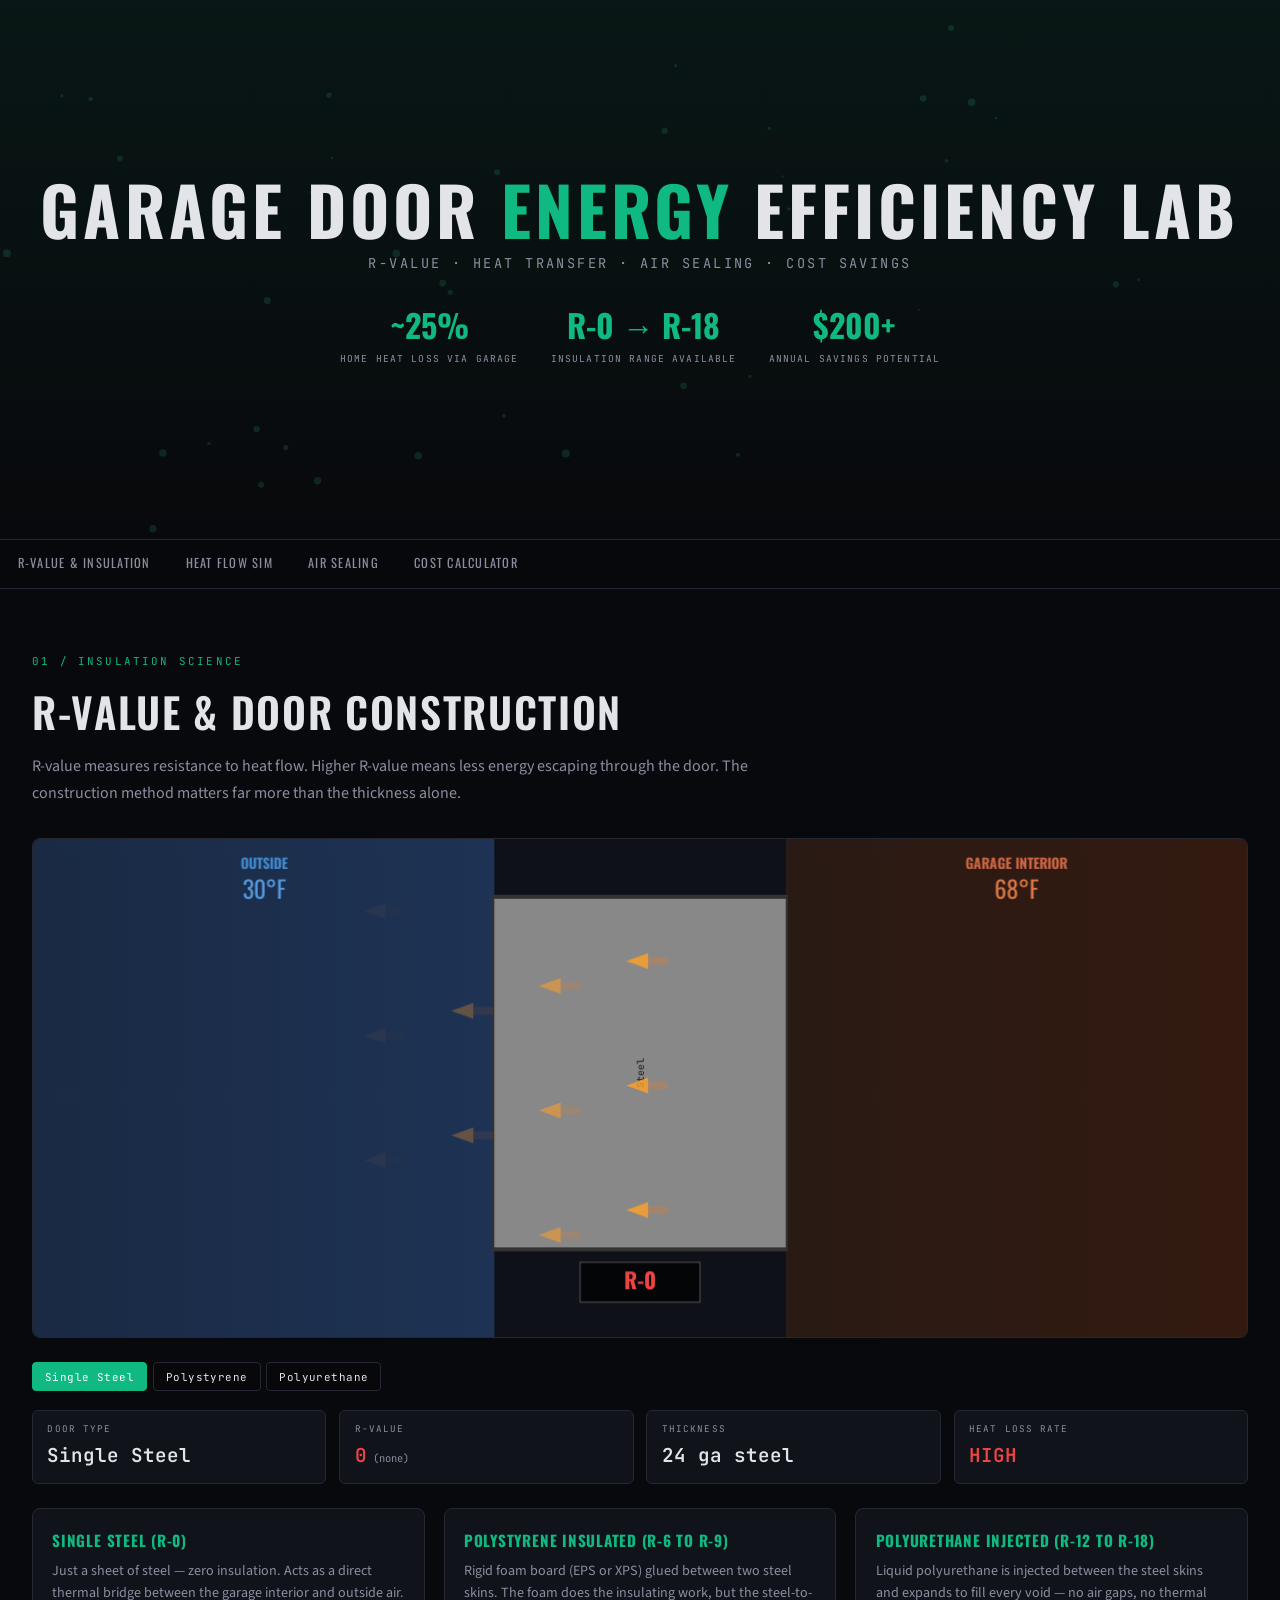
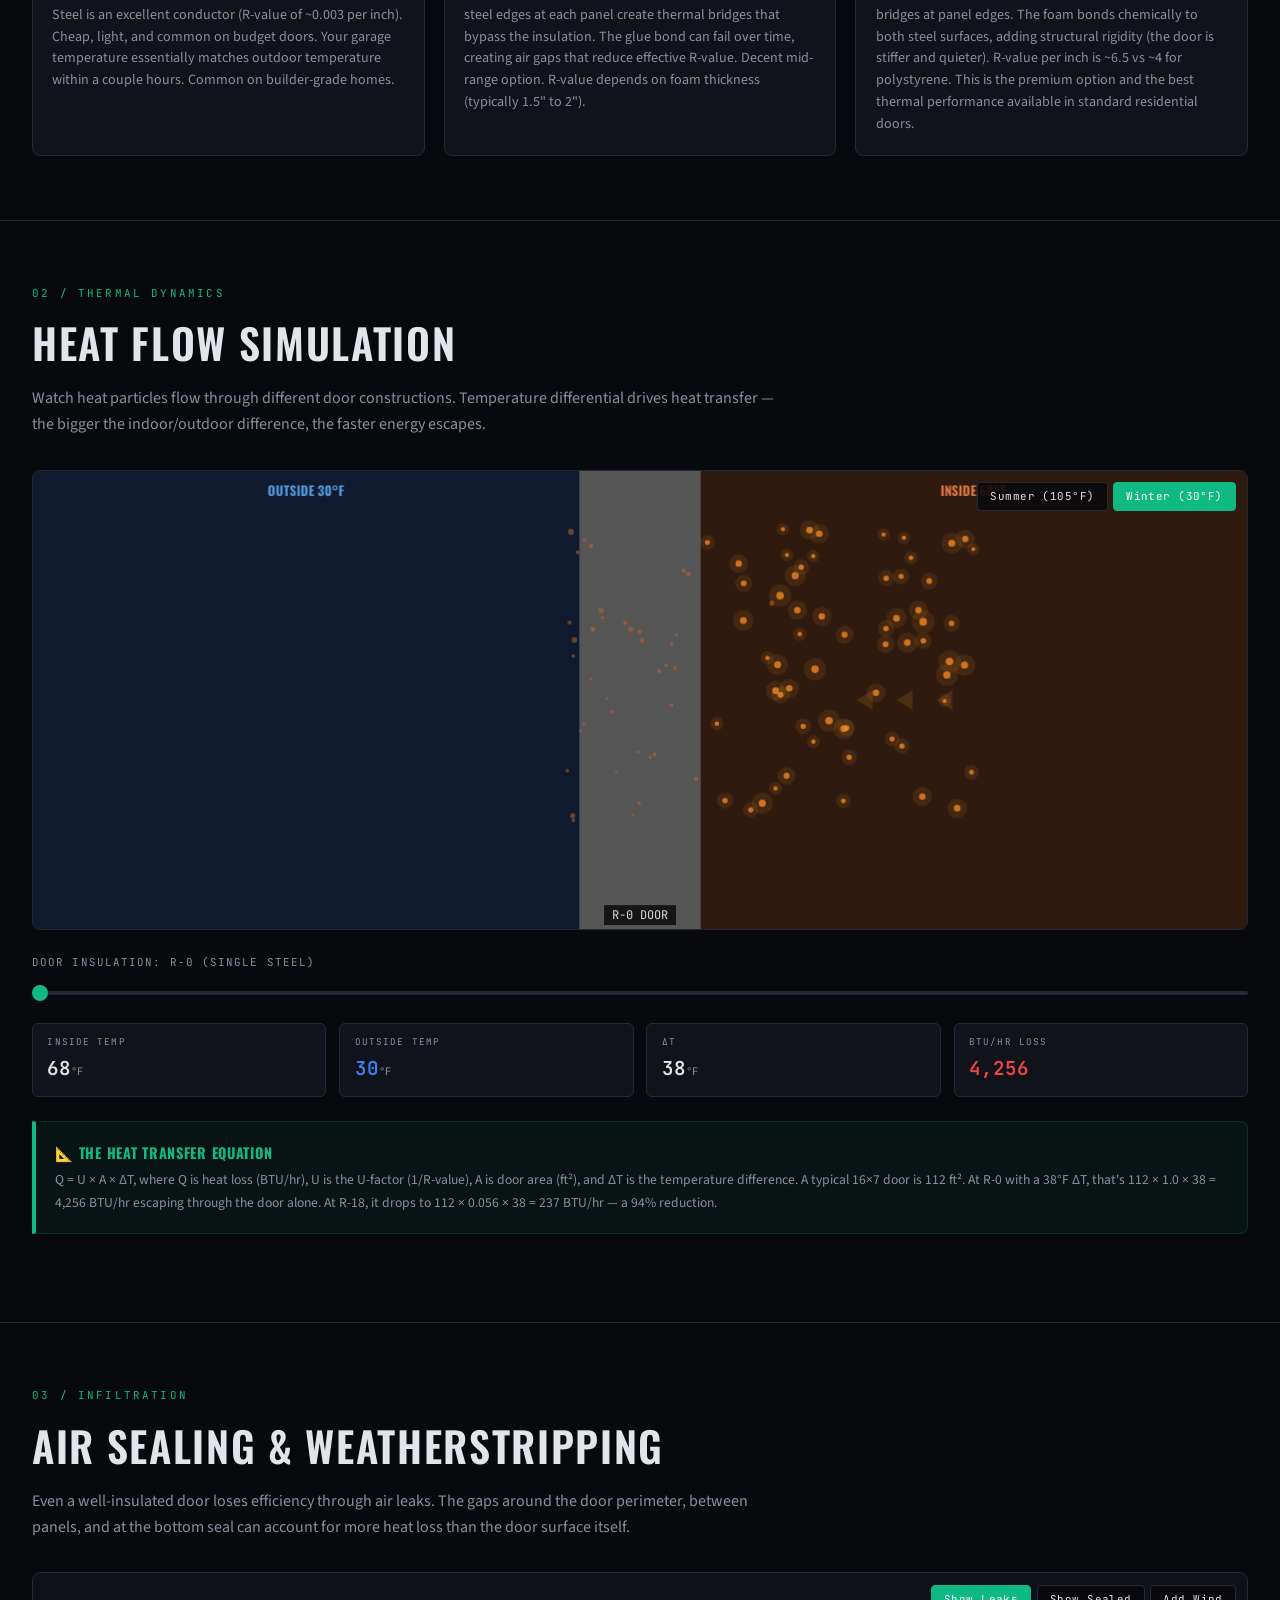
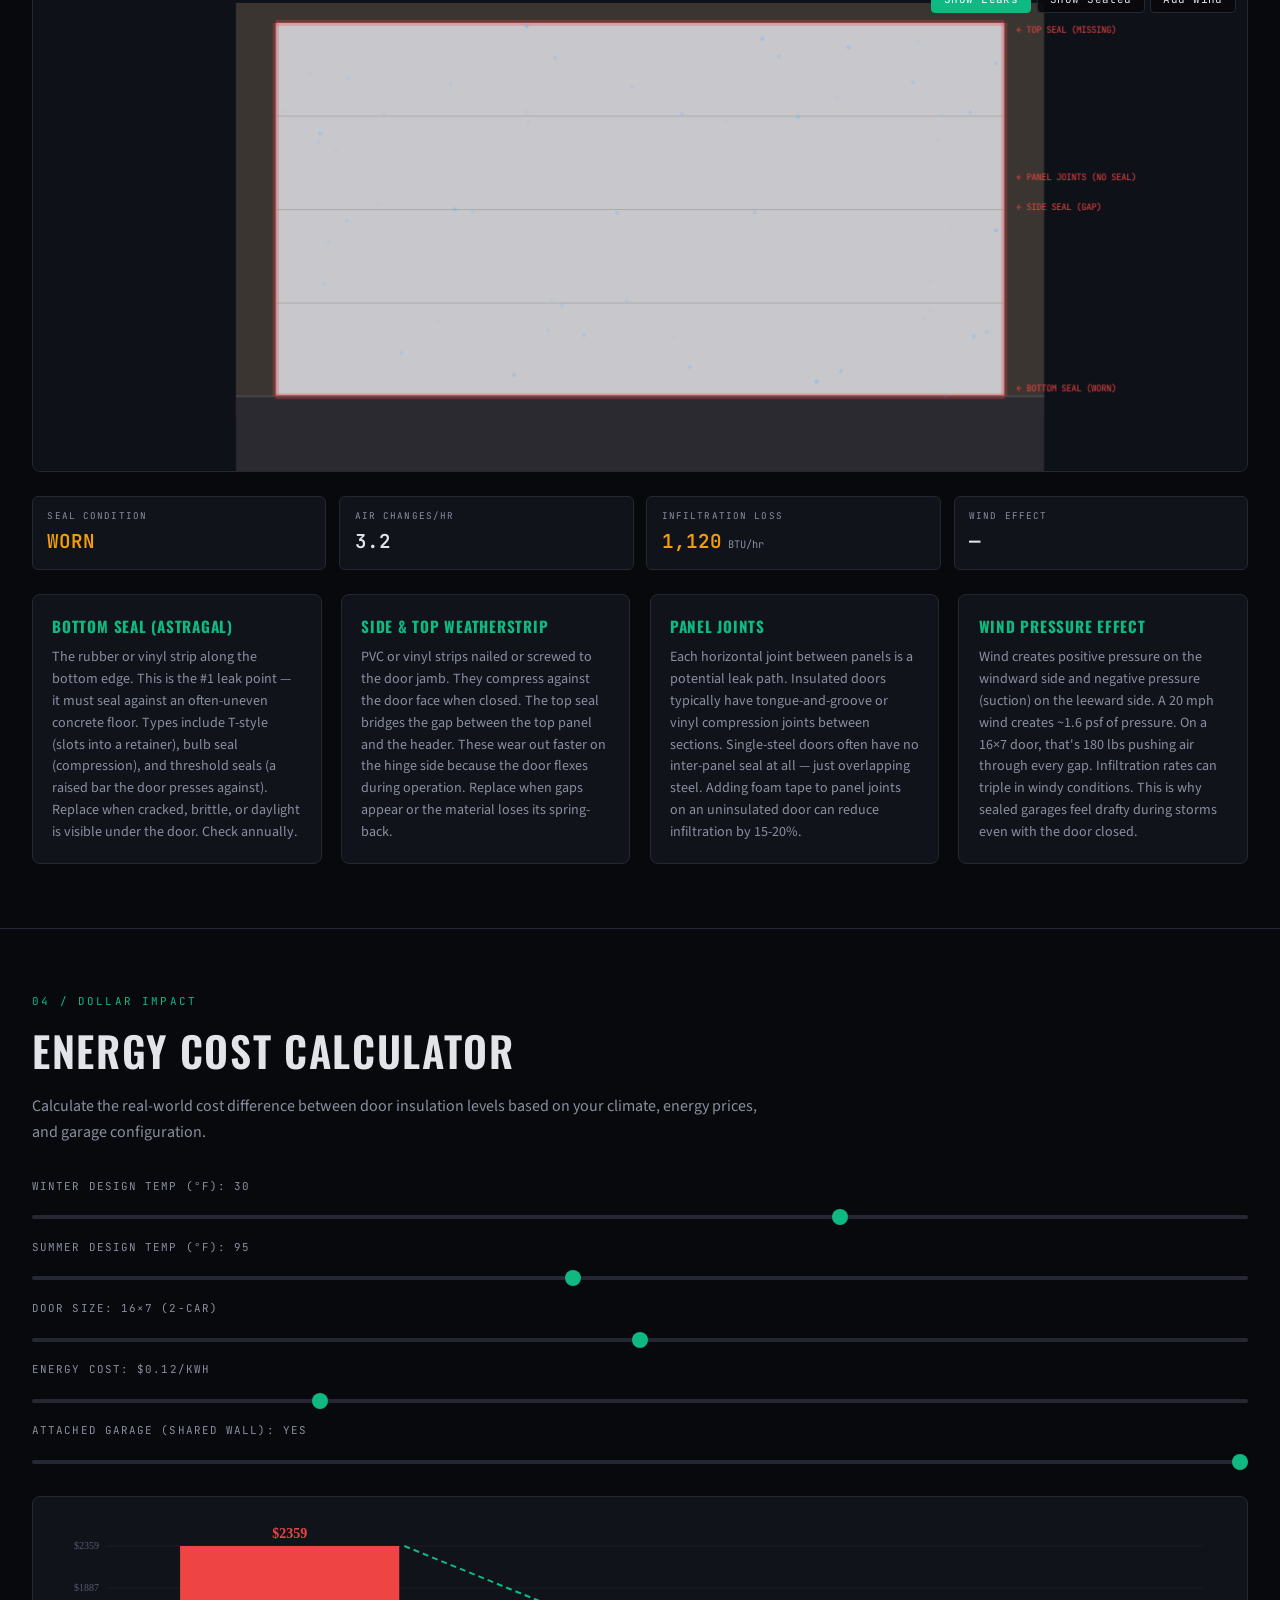
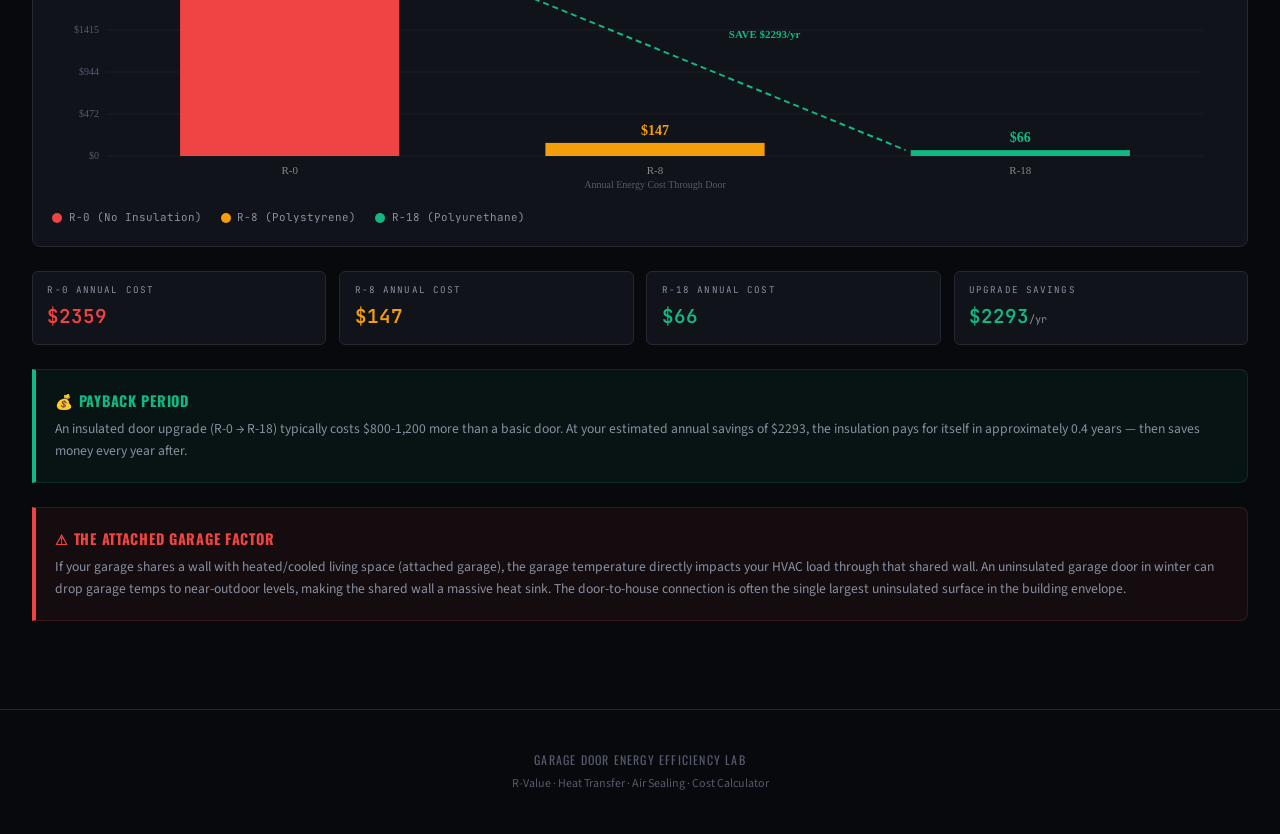
<file: viewers/energy-efficiency-lab.html>
<!DOCTYPE html>
<html lang="en">
<head>
<meta charset="UTF-8">
<meta name="viewport" content="width=device-width, initial-scale=1.0">
<title>Energy Efficiency Lab — Garage Door Science</title>
<link href="https://fonts.googleapis.com/css2?family=Oswald:wght@300;400;600;700&family=Source+Sans+Pro:wght@300;400;600&family=JetBrains+Mono:wght@400;600&display=swap" rel="stylesheet">
<style>
*,*::before,*::after{margin:0;padding:0;box-sizing:border-box}
:root{
--bg:#08090c;--surface:#11131a;--surface2:#181b24;--border:#252833;
--accent:#10b981;--accent2:#34d399;--accentDim:#064e3b;
--hot:#ef4444;--warm:#f59e0b;--cool:#3b82f6;--cold:#1e40af;
--text:#e2e4ea;--text2:#8a8fa0;--text3:#555a6d;
--danger:#ef4444;--success:#22c55e;--warn:#f59e0b;
}
body{background:var(--bg);color:var(--text);font-family:'Source Sans Pro',sans-serif;line-height:1.65;overflow-x:hidden}

.hero{position:relative;min-height:60vh;display:flex;align-items:center;justify-content:center;text-align:center;overflow:hidden;border-bottom:1px solid var(--border);background:linear-gradient(180deg,rgba(16,185,129,.08) 0%,var(--bg) 100%)}
.hero canvas{position:absolute;inset:0;z-index:0}
.hero-content{position:relative;z-index:2;padding:2rem}
.hero h1{font-family:'Oswald',sans-serif;font-weight:700;font-size:clamp(2rem,5.5vw,4.2rem);text-transform:uppercase;letter-spacing:.06em;line-height:1.1;margin-bottom:.4rem}
.hero h1 .green{color:var(--accent)}
.hero .sub{font-family:'JetBrains Mono',monospace;font-size:clamp(.65rem,1.2vw,.85rem);color:var(--text2);letter-spacing:.18em;text-transform:uppercase}
.hero .stat-row{display:flex;gap:2rem;justify-content:center;margin-top:1.5rem;flex-wrap:wrap}
.hero .stat{text-align:center}
.hero .stat-num{font-family:'Oswald',sans-serif;font-size:2rem;font-weight:700;color:var(--accent)}
.hero .stat-label{font-family:'JetBrains Mono',monospace;font-size:.6rem;color:var(--text2);letter-spacing:.12em;text-transform:uppercase}

.nav{position:sticky;top:0;z-index:100;background:rgba(8,9,12,.95);backdrop-filter:blur(14px);border-bottom:1px solid var(--border);overflow-x:auto;white-space:nowrap}
.nav-inner{display:flex;max-width:1300px;margin:0 auto}
.nav a{display:inline-block;padding:.8rem 1.1rem;color:var(--text2);text-decoration:none;font-family:'Oswald',sans-serif;font-size:.78rem;letter-spacing:.1em;text-transform:uppercase;border-bottom:2px solid transparent;transition:all .3s}
.nav a:hover,.nav a.active{color:var(--accent);border-bottom-color:var(--accent)}

.section{max-width:1300px;margin:0 auto;padding:4rem 2rem;opacity:0;transform:translateY(25px);transition:opacity .7s,transform .7s}
.section.visible{opacity:1;transform:translateY(0)}
.section-tag{font-family:'JetBrains Mono',monospace;font-size:.68rem;color:var(--accent);letter-spacing:.2em;text-transform:uppercase;margin-bottom:.35rem}
.section-title{font-family:'Oswald',sans-serif;font-size:clamp(1.5rem,3.5vw,2.6rem);font-weight:600;text-transform:uppercase;letter-spacing:.04em;margin-bottom:.5rem}
.section-desc{color:var(--text2);font-size:1rem;max-width:750px;margin-bottom:2rem}

.canvas-wrap{position:relative;width:100%;height:480px;background:var(--surface);border:1px solid var(--border);border-radius:8px;overflow:hidden;margin-bottom:1.5rem}
.canvas-wrap canvas{width:100%!important;height:100%!important;display:block}
.controls-bar{position:absolute;top:.7rem;right:.7rem;display:flex;gap:.35rem;z-index:5;flex-wrap:wrap;justify-content:flex-end}
.ctrl-btn{background:rgba(8,9,12,.88);border:1px solid var(--border);color:var(--text);padding:.4rem .75rem;border-radius:4px;cursor:pointer;font-family:'JetBrains Mono',monospace;font-size:.68rem;letter-spacing:.04em;transition:all .2s;white-space:nowrap}
.ctrl-btn:hover{border-color:var(--accent);color:var(--accent)}
.ctrl-btn.active{background:var(--accent);color:#fff;border-color:var(--accent)}

.info-grid{display:grid;grid-template-columns:repeat(auto-fit,minmax(270px,1fr));gap:1.2rem;margin-top:1.5rem}
.info-card{background:var(--surface);border:1px solid var(--border);border-radius:8px;padding:1.2rem;transition:border-color .3s}
.info-card:hover{border-color:var(--accent)}
.info-card h3{font-family:'Oswald',sans-serif;font-size:.95rem;text-transform:uppercase;letter-spacing:.05em;color:var(--accent);margin-bottom:.5rem}
.info-card p{color:var(--text2);font-size:.88rem;line-height:1.55}

.readout{display:flex;gap:.8rem;flex-wrap:wrap;margin:1.2rem 0}
.readout-item{background:var(--surface);border:1px solid var(--border);border-radius:6px;padding:.7rem .9rem;min-width:110px;flex:1}
.readout-label{font-family:'JetBrains Mono',monospace;font-size:.58rem;color:var(--text2);text-transform:uppercase;letter-spacing:.12em}
.readout-value{font-family:'JetBrains Mono',monospace;font-size:1.2rem;font-weight:600;margin-top:.15rem}
.readout-unit{font-size:.65rem;color:var(--text2);font-weight:400}

.slider-group{margin:.7rem 0}
.slider-group label{display:block;font-family:'JetBrains Mono',monospace;font-size:.68rem;color:var(--text2);text-transform:uppercase;letter-spacing:.1em;margin-bottom:.35rem}
input[type="range"]{-webkit-appearance:none;width:100%;height:4px;background:var(--border);border-radius:2px;outline:none}
input[type="range"]::-webkit-slider-thumb{-webkit-appearance:none;width:16px;height:16px;background:var(--accent);border-radius:50%;cursor:pointer}

.chart-container{background:var(--surface);border:1px solid var(--border);border-radius:8px;padding:1.2rem;margin:1.5rem 0}
.chart-canvas{width:100%;height:280px;display:block}
.chart-legend{display:flex;gap:1.2rem;margin-top:.8rem;flex-wrap:wrap}
.legend-item{display:flex;align-items:center;gap:.4rem;font-family:'JetBrains Mono',monospace;font-size:.68rem;color:var(--text2)}
.legend-dot{width:10px;height:10px;border-radius:50%}

.callout{background:rgba(16,185,129,.06);border:1px solid rgba(16,185,129,.18);border-left:4px solid var(--accent);border-radius:0 8px 8px 0;padding:1.2rem;margin:1.5rem 0}
.callout h4{font-family:'Oswald',sans-serif;color:var(--accent);text-transform:uppercase;letter-spacing:.05em;margin-bottom:.3rem;font-size:.9rem}
.callout p{color:var(--text2);font-size:.85rem}

.warning-box{background:rgba(239,68,68,.06);border:1px solid rgba(239,68,68,.18);border-left:4px solid var(--danger);border-radius:0 8px 8px 0;padding:1.2rem;margin:1.5rem 0}
.warning-box h4{font-family:'Oswald',sans-serif;color:var(--danger);text-transform:uppercase;letter-spacing:.05em;margin-bottom:.3rem;font-size:.9rem}
.warning-box p{color:var(--text2);font-size:.85rem}

.divider{height:1px;background:var(--border);margin:0}
.footer{text-align:center;padding:2.5rem 2rem;color:var(--text3);font-size:.75rem;border-top:1px solid var(--border)}

@media(max-width:768px){.section{padding:2.5rem 1rem}.canvas-wrap{height:380px}.info-grid{grid-template-columns:1fr}.readout-item{min-width:90px}}
</style>
</head>
<body>

<div class="hero">
<canvas id="heroCanvas"></canvas>
<div class="hero-content">
<h1>Garage Door <span class="green">Energy</span> Efficiency Lab</h1>
<div class="sub">R-Value · Heat Transfer · Air Sealing · Cost Savings</div>
<div class="stat-row">
<div class="stat"><div class="stat-num">~25%</div><div class="stat-label">Home heat loss via garage</div></div>
<div class="stat"><div class="stat-num">R-0 → R-18</div><div class="stat-label">Insulation range available</div></div>
<div class="stat"><div class="stat-num">$200+</div><div class="stat-label">Annual savings potential</div></div>
</div>
</div>
</div>

<div class="nav">
<div class="nav-inner">
<a href="#rvalue">R-Value & Insulation</a>
<a href="#heatflow">Heat Flow Sim</a>
<a href="#airsealing">Air Sealing</a>
<a href="#cost-calc">Cost Calculator</a>
</div>
</div>

<!-- ═══ SECTION 1: R-VALUE ═══ -->
<div class="section" id="rvalue">
<div class="section-tag">01 / Insulation Science</div>
<div class="section-title">R-Value & Door Construction</div>
<div class="section-desc">R-value measures resistance to heat flow. Higher R-value means less energy escaping through the door. The construction method matters far more than the thickness alone.</div>

<div class="canvas-wrap" style="height:500px">
<canvas id="rvalueCanvas"></canvas>
</div>
<div style="display:flex;gap:.35rem;margin-bottom:1rem;flex-wrap:wrap">
<button class="ctrl-btn active" onclick="setDoorType(0)">Single Steel</button>
<button class="ctrl-btn" onclick="setDoorType(1)">Polystyrene</button>
<button class="ctrl-btn" onclick="setDoorType(2)">Polyurethane</button>
</div>

<div class="readout">
<div class="readout-item"><div class="readout-label">Door Type</div><div class="readout-value" id="rvType">Single Steel</div></div>
<div class="readout-item"><div class="readout-label">R-Value</div><div class="readout-value" id="rvValue" style="color:var(--danger)">0<span class="readout-unit"> (none)</span></div></div>
<div class="readout-item"><div class="readout-label">Thickness</div><div class="readout-value" id="rvThick">24<span class="readout-unit"> ga steel</span></div></div>
<div class="readout-item"><div class="readout-label">Heat Loss Rate</div><div class="readout-value" id="rvLoss" style="color:var(--danger)">HIGH</div></div>
</div>

<div class="info-grid">
<div class="info-card"><h3>Single Steel (R-0)</h3><p>Just a sheet of steel — zero insulation. Acts as a direct thermal bridge between the garage interior and outside air. Steel is an excellent conductor (R-value of ~0.003 per inch). Cheap, light, and common on budget doors. Your garage temperature essentially matches outdoor temperature within a couple hours. Common on builder-grade homes.</p></div>
<div class="info-card"><h3>Polystyrene Insulated (R-6 to R-9)</h3><p>Rigid foam board (EPS or XPS) glued between two steel skins. The foam does the insulating work, but the steel-to-steel edges at each panel create thermal bridges that bypass the insulation. The glue bond can fail over time, creating air gaps that reduce effective R-value. Decent mid-range option. R-value depends on foam thickness (typically 1.5" to 2").</p></div>
<div class="info-card"><h3>Polyurethane Injected (R-12 to R-18)</h3><p>Liquid polyurethane is injected between the steel skins and expands to fill every void — no air gaps, no thermal bridges at panel edges. The foam bonds chemically to both steel surfaces, adding structural rigidity (the door is stiffer and quieter). R-value per inch is ~6.5 vs ~4 for polystyrene. This is the premium option and the best thermal performance available in standard residential doors.</p></div>
</div>
</div>
<div class="divider"></div>

<!-- ═══ SECTION 2: HEAT FLOW SIM ═══ -->
<div class="section" id="heatflow">
<div class="section-tag">02 / Thermal Dynamics</div>
<div class="section-title">Heat Flow Simulation</div>
<div class="section-desc">Watch heat particles flow through different door constructions. Temperature differential drives heat transfer — the bigger the indoor/outdoor difference, the faster energy escapes.</div>

<div class="canvas-wrap" style="height:460px">
<canvas id="heatCanvas"></canvas>
<div class="controls-bar">
<button class="ctrl-btn" onclick="heatSetSeason('summer')">Summer (105°F)</button>
<button class="ctrl-btn active" onclick="heatSetSeason('winter')">Winter (30°F)</button>
</div>
</div>

<div class="slider-group">
<label>Door Insulation: <span id="heatInsulLabel">R-0 (Single Steel)</span></label>
<input type="range" id="heatInsulSlider" min="0" max="18" value="0" step="1" oninput="heatUpdateInsul()">
</div>

<div class="readout">
<div class="readout-item"><div class="readout-label">Inside Temp</div><div class="readout-value" id="hfInside">68<span class="readout-unit">°F</span></div></div>
<div class="readout-item"><div class="readout-label">Outside Temp</div><div class="readout-value" id="hfOutside" style="color:var(--cool)">30<span class="readout-unit">°F</span></div></div>
<div class="readout-item"><div class="readout-label">ΔT</div><div class="readout-value" id="hfDelta">38<span class="readout-unit">°F</span></div></div>
<div class="readout-item"><div class="readout-label">BTU/hr Loss</div><div class="readout-value" id="hfBTU" style="color:var(--danger)">2,860</div></div>
</div>

<div class="callout">
<h4>📐 The Heat Transfer Equation</h4>
<p>Q = U × A × ΔT, where Q is heat loss (BTU/hr), U is the U-factor (1/R-value), A is door area (ft²), and ΔT is the temperature difference. A typical 16×7 door is 112 ft². At R-0 with a 38°F ΔT, that's 112 × 1.0 × 38 = 4,256 BTU/hr escaping through the door alone. At R-18, it drops to 112 × 0.056 × 38 = 237 BTU/hr — a 94% reduction.</p>
</div>
</div>
<div class="divider"></div>

<!-- ═══ SECTION 3: AIR SEALING ═══ -->
<div class="section" id="airsealing">
<div class="section-tag">03 / Infiltration</div>
<div class="section-title">Air Sealing & Weatherstripping</div>
<div class="section-desc">Even a well-insulated door loses efficiency through air leaks. The gaps around the door perimeter, between panels, and at the bottom seal can account for more heat loss than the door surface itself.</div>

<div class="canvas-wrap" style="height:500px">
<canvas id="sealCanvas"></canvas>
<div class="controls-bar">
<button class="ctrl-btn active" onclick="sealSetMode('leaks')">Show Leaks</button>
<button class="ctrl-btn" onclick="sealSetMode('sealed')">Show Sealed</button>
<button class="ctrl-btn" onclick="sealToggleWind()">Add Wind</button>
</div>
</div>

<div class="readout">
<div class="readout-item"><div class="readout-label">Seal Condition</div><div class="readout-value" id="sealCond" style="color:var(--warn)">WORN</div></div>
<div class="readout-item"><div class="readout-label">Air Changes/Hr</div><div class="readout-value" id="sealACH">3.2</div></div>
<div class="readout-item"><div class="readout-label">Infiltration Loss</div><div class="readout-value" id="sealLoss" style="color:var(--danger)">1,850<span class="readout-unit"> BTU/hr</span></div></div>
<div class="readout-item"><div class="readout-label">Wind Effect</div><div class="readout-value" id="sealWind">—</div></div>
</div>

<div class="info-grid">
<div class="info-card"><h3>Bottom Seal (Astragal)</h3><p>The rubber or vinyl strip along the bottom edge. This is the #1 leak point — it must seal against an often-uneven concrete floor. Types include T-style (slots into a retainer), bulb seal (compression), and threshold seals (a raised bar the door presses against). Replace when cracked, brittle, or daylight is visible under the door. Check annually.</p></div>
<div class="info-card"><h3>Side & Top Weatherstrip</h3><p>PVC or vinyl strips nailed or screwed to the door jamb. They compress against the door face when closed. The top seal bridges the gap between the top panel and the header. These wear out faster on the hinge side because the door flexes during operation. Replace when gaps appear or the material loses its spring-back.</p></div>
<div class="info-card"><h3>Panel Joints</h3><p>Each horizontal joint between panels is a potential leak path. Insulated doors typically have tongue-and-groove or vinyl compression joints between sections. Single-steel doors often have no inter-panel seal at all — just overlapping steel. Adding foam tape to panel joints on an uninsulated door can reduce infiltration by 15-20%.</p></div>
<div class="info-card"><h3>Wind Pressure Effect</h3><p>Wind creates positive pressure on the windward side and negative pressure (suction) on the leeward side. A 20 mph wind creates ~1.6 psf of pressure. On a 16×7 door, that's 180 lbs pushing air through every gap. Infiltration rates can triple in windy conditions. This is why sealed garages feel drafty during storms even with the door closed.</p></div>
</div>
</div>
<div class="divider"></div>

<!-- ═══ SECTION 4: COST CALCULATOR ═══ -->
<div class="section" id="cost-calc">
<div class="section-tag">04 / Dollar Impact</div>
<div class="section-title">Energy Cost Calculator</div>
<div class="section-desc">Calculate the real-world cost difference between door insulation levels based on your climate, energy prices, and garage configuration.</div>

<div class="slider-group">
<label>Winter Design Temp (°F): <span id="calcWinter">30</span></label>
<input type="range" id="calcWinterSlider" min="-10" max="50" value="30" oninput="updateCalc()">
</div>
<div class="slider-group">
<label>Summer Design Temp (°F): <span id="calcSummer">95</span></label>
<input type="range" id="calcSummerSlider" min="75" max="120" value="95" oninput="updateCalc()">
</div>
<div class="slider-group">
<label>Door Size: <span id="calcSize">16×7 (2-car)</span></label>
<input type="range" id="calcSizeSlider" min="0" max="2" value="1" step="1" oninput="updateCalc()">
</div>
<div class="slider-group">
<label>Energy Cost: <span id="calcEnergy">$0.12/kWh</span></label>
<input type="range" id="calcEnergySlider" min="5" max="35" value="12" step="1" oninput="updateCalc()">
</div>
<div class="slider-group">
<label>Attached Garage (shared wall): <span id="calcAttached">Yes</span></label>
<input type="range" id="calcAttachedSlider" min="0" max="1" value="1" step="1" oninput="updateCalc()">
</div>

<div class="chart-container">
<canvas class="chart-canvas" id="costChart"></canvas>
<div class="chart-legend">
<div class="legend-item"><div class="legend-dot" style="background:var(--danger)"></div>R-0 (No Insulation)</div>
<div class="legend-item"><div class="legend-dot" style="background:var(--warn)"></div>R-8 (Polystyrene)</div>
<div class="legend-item"><div class="legend-dot" style="background:var(--accent)"></div>R-18 (Polyurethane)</div>
</div>
</div>

<div class="readout">
<div class="readout-item"><div class="readout-label">R-0 Annual Cost</div><div class="readout-value" id="costR0" style="color:var(--danger)">$385</div></div>
<div class="readout-item"><div class="readout-label">R-8 Annual Cost</div><div class="readout-value" id="costR8" style="color:var(--warn)">$148</div></div>
<div class="readout-item"><div class="readout-label">R-18 Annual Cost</div><div class="readout-value" id="costR18" style="color:var(--accent)">$72</div></div>
<div class="readout-item"><div class="readout-label">Upgrade Savings</div><div class="readout-value" id="costSavings" style="color:var(--accent)">$313<span class="readout-unit">/yr</span></div></div>
</div>

<div class="callout">
<h4>💰 Payback Period</h4>
<p id="paybackText">An insulated door upgrade (R-0 → R-18) typically costs $800-1,200 more than a basic door. At estimated annual savings, the insulation pays for itself in approximately 3-4 years — then saves money every year after. In extreme climates (very hot or very cold), payback can be under 2 years.</p>
</div>

<div class="warning-box">
<h4>⚠ The Attached Garage Factor</h4>
<p>If your garage shares a wall with heated/cooled living space (attached garage), the garage temperature directly impacts your HVAC load through that shared wall. An uninsulated garage door in winter can drop garage temps to near-outdoor levels, making the shared wall a massive heat sink. The door-to-house connection is often the single largest uninsulated surface in the building envelope.</p>
</div>
</div>

<div class="footer">
<p style="font-family:'Oswald',sans-serif;text-transform:uppercase;letter-spacing:.1em;margin-bottom:.3rem">Garage Door Energy Efficiency Lab</p>
<p>R-Value · Heat Transfer · Air Sealing · Cost Calculator</p>
</div>

<script>
// ─── UTILS ───
const sObs=new IntersectionObserver(e=>{e.forEach(en=>{if(en.isIntersecting)en.target.classList.add('visible')})},{threshold:0.05});
document.querySelectorAll('.section').forEach(s=>sObs.observe(s));
const navSections=document.querySelectorAll('.section[id]');
const navLinks=document.querySelectorAll('.nav a');
window.addEventListener('scroll',()=>{let cur='';navSections.forEach(s=>{if(window.scrollY>=s.offsetTop-200)cur=s.id});navLinks.forEach(a=>{a.classList.toggle('active',a.getAttribute('href')==='#'+cur)})},{passive:true});
function fitCanvas(c){const r=c.parentElement.getBoundingClientRect();if(c.width!==r.width||c.height!==r.height){c.width=r.width;c.height=r.height}return{w:r.width,h:r.height}}
let resizeTimer;window.addEventListener('resize',()=>{clearTimeout(resizeTimer);resizeTimer=setTimeout(()=>updateCalc(),200)});

// ═══════════════════════════
// HERO
// ═══════════════════════════
(function(){
const c=document.getElementById('heroCanvas');const ctx=c.getContext('2d');let t=0;
const particles=[];for(let i=0;i<40;i++)particles.push({x:Math.random(),y:Math.random(),s:Math.random()*3+1,vx:(Math.random()-0.5)*0.0005,vy:-Math.random()*0.0003-0.0001,hue:140+Math.random()*40});
(function anim(){requestAnimationFrame(anim);t+=0.01;const{w,h}=fitCanvas(c);ctx.clearRect(0,0,w,h);
particles.forEach(p=>{
  p.x+=p.vx;p.y+=p.vy;if(p.y<0){p.y=1;p.x=Math.random()}if(p.x<0||p.x>1)p.vx*=-1;
  ctx.fillStyle=`hsla(${p.hue},60%,50%,0.15)`;ctx.beginPath();ctx.arc(p.x*w,p.y*h,p.s,0,Math.PI*2);ctx.fill();
});
})()})();

// ═══════════════════════════
// SCENE 1: R-VALUE CROSS-SECTION
// ═══════════════════════════
let doorType=0; // 0=single, 1=poly, 2=PU
const doorTypes=[
  {name:'Single Steel',rval:0,thick:'24 ga steel',layers:[{name:'Steel',h:0.08,color:'#888'}],lossRate:'HIGH',lossCol:'var(--danger)'},
  {name:'Polystyrene (EPS)',rval:8,thick:'2" panel',layers:[{name:'Steel',h:0.06,color:'#888'},{name:'Polystyrene Foam',h:0.5,color:'#e8e0f0'},{name:'Steel',h:0.06,color:'#888'}],lossRate:'MEDIUM',lossCol:'var(--warn)'},
  {name:'Polyurethane Injected',rval:18,thick:'2" panel',layers:[{name:'Steel',h:0.06,color:'#888'},{name:'Polyurethane Foam',h:0.5,color:'#f5e6b8'},{name:'Steel',h:0.06,color:'#888'}],lossRate:'LOW',lossCol:'var(--success)'}
];
const rvC=document.getElementById('rvalueCanvas');const rvCtx=rvC.getContext('2d');

function drawRValue(){
  requestAnimationFrame(drawRValue);
  const{w,h}=fitCanvas(rvC);const ctx=rvCtx;const dt=doorTypes[doorType];
  ctx.clearRect(0,0,w,h);ctx.fillStyle='#0e1118';ctx.fillRect(0,0,w,h);

  // Split view: left = outdoor, right = indoor
  const doorX=w*0.38, doorW=w*0.24;
  // Outdoor zone
  const grad1=ctx.createLinearGradient(0,0,doorX,0);
  grad1.addColorStop(0,'#1a2a44');grad1.addColorStop(1,'#1e3355');
  ctx.fillStyle=grad1;ctx.fillRect(0,0,doorX,h);
  // Indoor zone
  const grad2=ctx.createLinearGradient(doorX+doorW,0,w,0);
  grad2.addColorStop(0,'#2a1a15');grad2.addColorStop(1,'#331a10');
  ctx.fillStyle=grad2;ctx.fillRect(doorX+doorW,0,w-doorX-doorW,h);

  // Labels
  ctx.font='bold 14px "Oswald"';ctx.textAlign='center';
  ctx.fillStyle='#4488cc';ctx.fillText('OUTSIDE',doorX/2,30);
  ctx.fillStyle='#cc6644';ctx.fillText('GARAGE INTERIOR',doorX+doorW+(w-doorX-doorW)/2,30);
  ctx.font='24px "Oswald"';
  ctx.fillStyle='#5599dd';ctx.fillText('30°F',doorX/2,60);
  ctx.fillStyle='#dd7744';ctx.fillText('68°F',doorX+doorW+(w-doorX-doorW)/2,60);

  // Door cross-section
  const panelTop=h*0.12, panelH=h*0.7;
  ctx.fillStyle='#333';ctx.fillRect(doorX-2,panelTop-4,doorW+4,panelH+8);

  // Draw layers
  const layers=dt.layers;
  const totalLayerH=layers.reduce((a,l)=>a+l.h,0);
  let lx=doorX;
  layers.forEach(layer=>{
    const lw=doorW*(layer.h/totalLayerH);
    ctx.fillStyle=layer.color;ctx.fillRect(lx,panelTop,lw,panelH);
    // Layer label
    ctx.save();ctx.translate(lx+lw/2,panelTop+panelH/2);ctx.rotate(-Math.PI/2);
    ctx.fillStyle='#333';ctx.font='bold 10px "JetBrains Mono"';ctx.textAlign='center';
    ctx.fillText(layer.name,0,4);ctx.restore();
    lx+=lw;
  });

  // Polystyrene thermal bridge indicators
  if(doorType===1){
    ctx.fillStyle='rgba(239,68,68,0.3)';
    ctx.fillRect(doorX,panelTop,doorW,4); // top edge bridge
    ctx.fillRect(doorX,panelTop+panelH-4,doorW,4); // bottom edge bridge
    ctx.fillStyle='#ef4444';ctx.font='9px "JetBrains Mono"';ctx.textAlign='left';
    ctx.fillText('⚡ THERMAL BRIDGE',doorX+doorW+8,panelTop+8);
  }
  // Polyurethane: show complete fill
  if(doorType===2){
    ctx.fillStyle='var(--accent)';ctx.font='9px "JetBrains Mono"';ctx.textAlign='left';
    ctx.fillText('✓ COMPLETE FILL — NO GAPS',doorX+doorW+8,panelTop+8);
    ctx.fillText('✓ BONDED TO BOTH SKINS',doorX+doorW+8,panelTop+22);
    ctx.fillText('✓ NO THERMAL BRIDGES',doorX+doorW+8,panelTop+36);
  }

  // Heat arrows — flow from warm side (right) through door to cold side (left)
  const arrowCount=doorType===0?14:doorType===1?6:2;
  const t2=Date.now()*0.002;
  for(let i=0;i<arrowCount;i++){
    const ay=panelTop+panelH*(i+0.5)/arrowCount;
    const progress=(t2+i*0.4)%2;
    // Start from interior side, move left through door toward outside
    const ax=doorX+doorW*0.6-progress*w*0.18;
    const alpha=Math.max(0,1-progress*0.7);
    // Bright orange — heat energy escaping
    ctx.fillStyle=`rgba(255,160,40,${alpha*0.9})`;
    // Big arrow pointing LEFT
    ctx.beginPath();ctx.moveTo(ax+10,ay-8);ctx.lineTo(ax-12,ay);ctx.lineTo(ax+10,ay+8);ctx.fill();
    // Glow trail behind arrow
    ctx.fillStyle=`rgba(255,120,20,${alpha*0.25})`;
    ctx.fillRect(ax+10,ay-4,20,8);
  }

  // R-value badge
  ctx.fillStyle='rgba(0,0,0,0.7)';const badgeW=120;
  ctx.fillRect(doorX+doorW/2-badgeW/2,panelTop+panelH+15,badgeW,40);
  ctx.strokeStyle='#555';ctx.strokeRect(doorX+doorW/2-badgeW/2,panelTop+panelH+15,badgeW,40);
  ctx.fillStyle=dt.rval===0?'#ef4444':dt.rval<12?'#f59e0b':'#10b981';
  ctx.font='bold 22px "Oswald"';ctx.textAlign='center';
  ctx.fillText('R-'+dt.rval,doorX+doorW/2,panelTop+panelH+42);

  // Update readouts
  document.getElementById('rvType').textContent=dt.name;
  document.getElementById('rvValue').innerHTML=dt.rval+'<span class="readout-unit"> '+(dt.rval===0?'(none)':'insulation')+'</span>';
  document.getElementById('rvValue').style.color=dt.rval===0?'var(--danger)':dt.rval<12?'var(--warn)':'var(--success)';
  document.getElementById('rvThick').innerHTML=dt.thick;
  document.getElementById('rvLoss').innerHTML='<span style="color:'+dt.lossCol+'">'+dt.lossRate+'</span>';
}
drawRValue();

function setDoorType(t){
  doorType=t;
  document.querySelectorAll('#rvalue .ctrl-btn').forEach((b,i)=>{b.classList.toggle('active',i===t)});
}

// ═══════════════════════════
// SCENE 2: HEAT FLOW PARTICLES
// ═══════════════════════════
let heatSeason='winter', heatRVal=0;
const heatC=document.getElementById('heatCanvas');const heatCtx=heatC.getContext('2d');

// Each particle has a state: 'warm', 'entering', 'in_wall', 'exiting', 'cold', 'bounced'
const heatParticles=[];
for(let i=0;i<100;i++){
  heatParticles.push({
    x:0, y:Math.random()*0.6+0.15,
    vx:0, vy:0,
    state:'warm',
    size:2+Math.random()*2,
    phase:Math.random()*Math.PI*2,
    age:0
  });
}

function resetHeatParticle(p,w,h,wallX,wallW,isWinter){
  // Spawn on the warm side, moving toward the wall
  const warmSideRight=isWinter; // winter: warm is right (inside)
  if(warmSideRight){
    p.x=(wallX+wallW)/w + Math.random()*((w-wallX-wallW)*0.9)/w;
  } else {
    p.x=Math.random()*(wallX*0.9)/w;
  }
  p.y=Math.random()*0.65+0.12;
  p.state='warm';
  p.age=0;
  p.vy=(Math.random()-0.5)*0.0008;
}

function drawHeat(){
  requestAnimationFrame(drawHeat);
  const{w,h}=fitCanvas(heatC);const ctx=heatCtx;
  ctx.clearRect(0,0,w,h);ctx.fillStyle='#0e1118';ctx.fillRect(0,0,w,h);

  const isWinter=heatSeason==='winter';
  const insideT=68, outsideT=isWinter?30:105;
  const deltaT=Math.abs(insideT-outsideT);

  const wallX=w*0.45, wallW=w*0.1;
  const wallL=wallX/w, wallR=(wallX+wallW)/w;

  // Background zones
  ctx.fillStyle=isWinter?'#0f1a2e':'#2e1a0f';ctx.fillRect(0,0,wallX,h);
  ctx.fillStyle=isWinter?'#2e1a0f':'#0f1a2e';ctx.fillRect(wallX+wallW,0,w-wallX-wallW,h);

  // Wall/door
  const wallCol=heatRVal===0?'#555':heatRVal<10?'#7a6a5a':'#6a7a5a';
  ctx.fillStyle=wallCol;ctx.fillRect(wallX,0,wallW,h);

  // Insulation texture
  if(heatRVal>0){
    const insulCol=heatRVal<10?'rgba(200,180,220,0.35)':'rgba(200,220,160,0.35)';
    ctx.fillStyle=insulCol;ctx.fillRect(wallX+3,0,wallW-6,h);
    ctx.strokeStyle=heatRVal<10?'rgba(180,160,200,0.15)':'rgba(180,200,140,0.15)';
    ctx.lineWidth=1;
    for(let y=0;y<h;y+=8){ctx.beginPath();ctx.moveTo(wallX+3,y);ctx.lineTo(wallX+wallW-3,y+6);ctx.stroke()}
  }

  // Labels
  ctx.font='bold 13px "Oswald"';ctx.textAlign='center';
  ctx.fillStyle=isWinter?'#5599dd':'#dd7744';ctx.fillText('OUTSIDE '+outsideT+'°F',wallX/2,25);
  ctx.fillStyle=isWinter?'#dd7744':'#5599dd';ctx.fillText('INSIDE '+insideT+'°F',wallX+wallW+(w-wallX-wallW)/2,25);
  // Door label
  const dlText='R-'+heatRVal+' DOOR';
  ctx.font='12px "JetBrains Mono"';
  const dlW=ctx.measureText(dlText).width+16;
  ctx.fillStyle='rgba(0,0,0,0.75)';
  ctx.fillRect(wallX+wallW/2-dlW/2,h-24,dlW,20);
  ctx.fillStyle='#ddd';ctx.textAlign='center';
  ctx.fillText(dlText,wallX+wallW/2,h-10);

  // Physics constants
  const warmSpeed=0.004; // always fast on warm side
  const wallSpeed=heatRVal===0?0.003:0.0005/(1+heatRVal*0.15); // crawl through insulation
  const coldSpeed=0.002; // moderate on cold side (dissipating)
  const bounceChance=heatRVal===0?0.02:Math.min(0.35,heatRVal*0.02); // higher R = more bounces
  const flowSign=isWinter?-1:1; // winter: right-to-left; summer: left-to-right

  // Particle simulation
  heatParticles.forEach(p=>{
    p.age++;
    p.y+=p.vy+Math.sin(p.phase+p.age*0.03)*0.0004;
    if(p.y<0.08||p.y>0.88)p.vy*=-1;

    switch(p.state){
      case 'warm':
        // Fast movement toward the wall
        p.vx=flowSign*warmSpeed*(0.8+Math.random()*0.4);
        p.x+=p.vx;
        // Reached the wall?
        if((flowSign<0&&p.x<=wallR)||(flowSign>0&&p.x>=wallL)){
          // Bounce or enter?
          if(Math.random()<bounceChance){
            p.state='bounced';
            p.vx=-flowSign*warmSpeed*0.6;
          } else {
            p.state='in_wall';
          }
        }
        break;

      case 'in_wall':
        // Slow crawl through insulation
        p.vx=flowSign*wallSpeed;
        p.x+=p.vx;
        // Made it through?
        if((flowSign<0&&p.x<=wallL)||(flowSign>0&&p.x>=wallR)){
          p.state='cold';
        }
        // Additional chance to get stuck/absorbed in high-R walls
        if(heatRVal>12&&Math.random()<0.005){
          p.state='bounced';
          p.vx=-flowSign*wallSpeed*2;
        }
        break;

      case 'cold':
        // Moderate speed, dissipating on cold side
        p.vx=flowSign*coldSpeed*(0.5+Math.random()*0.3);
        p.x+=p.vx;
        p.size*=0.999; // slowly shrink (energy dissipating)
        // Off-screen? Reset
        if(p.x<-0.02||p.x>1.02||p.age>400){
          resetHeatParticle(p,w,h,wallX,wallW,isWinter);
        }
        break;

      case 'bounced':
        // Reflected back into warm side
        p.x+=p.vx;
        p.vx*=0.98; // decelerate
        if(Math.abs(p.vx)<0.0003||p.age>300){
          resetHeatParticle(p,w,h,wallX,wallW,isWinter);
        }
        break;
    }

    // Went off-screen in any state
    if(p.x<-0.05||p.x>1.05) resetHeatParticle(p,w,h,wallX,wallW,isWinter);

    // Drawing
    let col, alpha, sz;
    const inWallZone=p.x>=wallL&&p.x<=wallR;

    if(p.state==='warm'||p.state==='bounced'){
      col='255,140,40'; // warm orange
      alpha=p.state==='bounced'?0.4:0.75;
      sz=p.size;
    } else if(p.state==='in_wall'){
      col='255,100,30'; // dimmer in wall
      alpha=0.35;
      sz=p.size*0.7;
    } else {
      // cold side — cooler color, fading
      col='200,120,60';
      alpha=Math.max(0.15,0.5-p.age*0.001);
      sz=p.size*0.8;
    }

    ctx.fillStyle='rgba('+col+','+alpha+')';
    ctx.beginPath();ctx.arc(p.x*w,p.y*h,sz,0,Math.PI*2);ctx.fill();
    // Glow for warm-side particles
    if(p.state==='warm'){
      ctx.fillStyle='rgba(255,160,40,0.1)';
      ctx.beginPath();ctx.arc(p.x*w,p.y*h,sz*3,0,Math.PI*2);ctx.fill();
    }
  });

  // Direction arrows (subtle, showing flow direction)
  ctx.globalAlpha=0.15;ctx.fillStyle=isWinter?'#ff9933':'#3399ff';
  const arrowY=h*0.5;
  for(let i=0;i<3;i++){
    const ax=isWinter?wallX+wallW+(w-wallX-wallW)*0.3+i*40:wallX*0.3+i*40;
    ctx.beginPath();
    if(isWinter){ctx.moveTo(ax+8,arrowY-10);ctx.lineTo(ax-8,arrowY);ctx.lineTo(ax+8,arrowY+10)}
    else{ctx.moveTo(ax-8,arrowY-10);ctx.lineTo(ax+8,arrowY);ctx.lineTo(ax-8,arrowY+10)}
    ctx.fill();
  }
  ctx.globalAlpha=1;

  // Wall resistance indicator
  if(heatRVal>0){
    ctx.fillStyle='rgba(0,0,0,0.5)';ctx.font='bold 10px "JetBrains Mono"';ctx.textAlign='center';
    ctx.fillText('RESISTANCE',wallX+wallW/2,h/2-8);
    // Draw tiny X marks for blocked particles
    const blockMarks=Math.min(8,Math.floor(heatRVal/2.5));
    ctx.strokeStyle='rgba(255,100,100,0.3)';ctx.lineWidth=1.5;
    for(let i=0;i<blockMarks;i++){
      const bx=wallX+wallW/2,by=h*0.3+i*(h*0.4/blockMarks);
      ctx.beginPath();ctx.moveTo(bx-4,by-4);ctx.lineTo(bx+4,by+4);ctx.stroke();
      ctx.beginPath();ctx.moveTo(bx+4,by-4);ctx.lineTo(bx-4,by+4);ctx.stroke();
    }
  }

  // BTU calculation
  const area=112;
  const uFactor=heatRVal===0?1:1/heatRVal;
  const btu=Math.round(area*uFactor*deltaT);
  document.getElementById('hfInside').innerHTML=insideT+'<span class="readout-unit">°F</span>';
  document.getElementById('hfOutside').innerHTML=outsideT+'<span class="readout-unit">°F</span>';
  document.getElementById('hfOutside').style.color=isWinter?'var(--cool)':'var(--hot)';
  document.getElementById('hfDelta').innerHTML=deltaT+'<span class="readout-unit">°F</span>';
  document.getElementById('hfBTU').innerHTML=btu.toLocaleString();
  document.getElementById('hfBTU').style.color=btu>2000?'var(--danger)':btu>500?'var(--warn)':'var(--success)';
}
drawHeat();

function heatSetSeason(s){
  heatSeason=s;
  document.querySelectorAll('#heatflow .ctrl-btn').forEach(b=>{b.classList.toggle('active',b.textContent.toLowerCase().includes(s))});
}
function heatUpdateInsul(){
  heatRVal=parseInt(document.getElementById('heatInsulSlider').value);
  const label=heatRVal===0?'R-0 (Single Steel)':heatRVal<=5?'R-'+heatRVal+' (Minimal)':heatRVal<=10?'R-'+heatRVal+' (Polystyrene)':'R-'+heatRVal+' (Polyurethane)';
  document.getElementById('heatInsulLabel').textContent=label;
}

// ═══════════════════════════
// SCENE 3: AIR SEALING
// ═══════════════════════════
let sealMode='leaks', sealWind=false;
const sealC=document.getElementById('sealCanvas');const sealCtx=sealC.getContext('2d');
const leakParticles=[];
for(let i=0;i<60;i++)leakParticles.push({x:0,y:0,vx:0,vy:0,life:0,source:Math.floor(Math.random()*5),active:false});

function drawSeal(){
  requestAnimationFrame(drawSeal);
  const{w,h}=fitCanvas(sealC);const ctx=sealCtx;
  ctx.clearRect(0,0,w,h);ctx.fillStyle='#0e1118';ctx.fillRect(0,0,w,h);

  const isLeaky=sealMode==='leaks';
  const windMult=sealWind?3:1;

  // Front view of closed garage door
  const dx=w*0.2, dy=h*0.1, dw=w*0.6, dh=h*0.75;

  // Wall around door
  ctx.fillStyle='#3a3530';ctx.fillRect(dx-40,dy-20,dw+80,dh+40);
  // Door
  ctx.fillStyle='#c8c8cc';ctx.fillRect(dx,dy,dw,dh);
  // Panels
  for(let i=1;i<4;i++){const ly=dy+dh*i/4;ctx.strokeStyle='#aaa';ctx.lineWidth=1;ctx.beginPath();ctx.moveTo(dx,ly);ctx.lineTo(dx+dw,ly);ctx.stroke()}
  // Floor
  ctx.fillStyle='#2a2a30';ctx.fillRect(dx-40,dy+dh,dw+80,h-dy-dh);
  // Floor line
  ctx.strokeStyle='#444';ctx.lineWidth=2;ctx.beginPath();ctx.moveTo(dx-40,dy+dh);ctx.lineTo(dx+dw+40,dy+dh);ctx.stroke();

  // Seal points
  const seals=[
    {label:'BOTTOM SEAL',x:dx+dw/2,y:dy+dh,w:dw,h:6,dir:'up'},
    {label:'LEFT SIDE',x:dx,y:dy+dh/2,w:6,h:dh,dir:'right'},
    {label:'RIGHT SIDE',x:dx+dw,y:dy+dh/2,w:6,h:dh,dir:'left'},
    {label:'TOP SEAL',x:dx+dw/2,y:dy,w:dw,h:6,dir:'down'},
    {label:'PANEL JOINTS',x:dx+dw/2,y:dy+dh/2,w:dw*0.8,h:2,dir:'right'}
  ];

  // Draw seal zones
  seals.forEach((sl,i)=>{
    if(isLeaky){
      // Red gaps
      ctx.fillStyle='rgba(239,68,68,0.3)';
      if(sl.dir==='up'||sl.dir==='down')ctx.fillRect(sl.x-sl.w/2,sl.y-3,sl.w,6);
      else if(sl.dir==='left')ctx.fillRect(sl.x-3,sl.y-sl.h/2,6,sl.h);
      else if(sl.dir==='right'&&i===1)ctx.fillRect(sl.x-3,sl.y-sl.h/2,6,sl.h);
    } else {
      // Green sealed
      ctx.fillStyle='rgba(34,197,94,0.3)';
      if(sl.dir==='up'||sl.dir==='down')ctx.fillRect(sl.x-sl.w/2,sl.y-3,sl.w,6);
      else ctx.fillRect(sl.x-3,sl.y-sl.h/2,6,sl.h);
    }
  });

  // Air leak particles
  if(isLeaky){
    const spawnRate=sealWind?0.15:0.04;
    leakParticles.forEach(p=>{
      if(!p.active&&Math.random()<spawnRate){
        p.active=true;p.life=0;
        const src=seals[p.source%5];
        if(p.source%5===0){p.x=dx+Math.random()*dw;p.y=dy+dh;p.vx=(Math.random()-0.5)*0.5*windMult;p.vy=-1-Math.random()*windMult}
        else if(p.source%5===1){p.x=dx;p.y=dy+Math.random()*dh;p.vx=1+Math.random()*windMult;p.vy=(Math.random()-0.5)*0.3}
        else if(p.source%5===2){p.x=dx+dw;p.y=dy+Math.random()*dh;p.vx=-1-Math.random()*windMult;p.vy=(Math.random()-0.5)*0.3}
        else if(p.source%5===3){p.x=dx+Math.random()*dw;p.y=dy;p.vx=(Math.random()-0.5)*0.3;p.vy=1+Math.random()}
        else{p.x=dx+dw*0.1+Math.random()*dw*0.8;p.y=dy+dh*(0.25*Math.ceil(Math.random()*3));p.vx=0.5+Math.random()*windMult;p.vy=(Math.random()-0.5)*0.3}
      }
      if(p.active){
        p.x+=p.vx;p.y+=p.vy;p.life++;
        const alpha=Math.max(0,1-p.life/60);
        ctx.fillStyle=`rgba(100,180,255,${alpha*0.5})`;
        ctx.beginPath();ctx.arc(p.x,p.y,2,0,Math.PI*2);ctx.fill();
        if(p.life>60)p.active=false;
      }
    });
  }

  // Labels pointing to seal areas
  ctx.font='9px "JetBrains Mono"';ctx.textAlign='left';
  const labelCol=isLeaky?'#ef4444':'#22c55e';
  ctx.fillStyle=labelCol;
  ctx.fillText('← BOTTOM SEAL'+(isLeaky?' (WORN)':' ✓'),dx+dw+12,dy+dh-5);
  ctx.fillText('← SIDE SEAL'+(isLeaky?' (GAP)':' ✓'),dx+dw+12,dy+dh/2);
  ctx.fillText('← TOP SEAL'+(isLeaky?' (MISSING)':' ✓'),dx+dw+12,dy+10);
  ctx.fillText('← PANEL JOINTS'+(isLeaky?' (NO SEAL)':' ✓'),dx+dw+12,dy+dh/2-30);

  // Wind indicator
  if(sealWind){
    ctx.fillStyle='#60a5fa';ctx.font='11px "Oswald"';ctx.textAlign='center';
    ctx.fillText('💨 WIND 20 MPH →',dx+dw/2,h-15);
    // Wind arrows
    for(let i=0;i<5;i++){
      const ax=dx-30+Math.sin(Date.now()*0.003+i)*10;
      const ay=dy+dh*(i+0.5)/5;
      ctx.fillStyle='rgba(96,165,250,0.4)';
      ctx.beginPath();ctx.moveTo(ax,ay-6);ctx.lineTo(ax+15,ay);ctx.lineTo(ax,ay+6);ctx.fill();
    }
  }

  // Update readouts
  const ach=isLeaky?(sealWind?8.5:3.2):(sealWind?1.8:0.5);
  const btuLoss=Math.round(ach*350*(sealWind?2:1));
  document.getElementById('sealCond').innerHTML=isLeaky?'<span style="color:var(--warn)">WORN</span>':'<span style="color:var(--success)">SEALED</span>';
  document.getElementById('sealACH').textContent=ach.toFixed(1);
  document.getElementById('sealLoss').innerHTML=btuLoss.toLocaleString()+'<span class="readout-unit"> BTU/hr</span>';
  document.getElementById('sealLoss').style.color=btuLoss>1500?'var(--danger)':btuLoss>500?'var(--warn)':'var(--success)';
  document.getElementById('sealWind').innerHTML=sealWind?'<span style="color:var(--cool)">20 mph — 3× infiltration</span>':'—';
}
drawSeal();

function sealSetMode(m){
  sealMode=m;
  document.querySelectorAll('#airsealing .ctrl-btn').forEach((b,i)=>{if(i<2)b.classList.toggle('active',i===(m==='leaks'?0:1))});
}
function sealToggleWind(){
  sealWind=!sealWind;
  const btn=document.querySelectorAll('#airsealing .ctrl-btn')[2];
  btn.classList.toggle('active',sealWind);
  btn.textContent=sealWind?'Wind Active':'Add Wind';
}

// ═══════════════════════════
// SCENE 4: COST CALCULATOR
// ═══════════════════════════
function updateCalc(){
  const winterT=parseInt(document.getElementById('calcWinterSlider').value);
  const summerT=parseInt(document.getElementById('calcSummerSlider').value);
  const sizeIdx=parseInt(document.getElementById('calcSizeSlider').value);
  const energyCost=parseInt(document.getElementById('calcEnergySlider').value)/100;
  const attached=parseInt(document.getElementById('calcAttachedSlider').value);

  const sizes=[{label:'8×7 (1-car)',area:56},{label:'16×7 (2-car)',area:112},{label:'18×8 (oversized)',area:144}];
  const size=sizes[sizeIdx];
  document.getElementById('calcWinter').textContent=winterT;
  document.getElementById('calcSummer').textContent=summerT;
  document.getElementById('calcSize').textContent=size.label;
  document.getElementById('calcEnergy').textContent='$'+(energyCost).toFixed(2)+'/kWh';
  document.getElementById('calcAttached').textContent=attached?'Yes':'No';

  // Heating degree days estimate (rough)
  const hdd=Math.max(0,(65-winterT)*150); // heating season days × avg delta
  const cdd=Math.max(0,(summerT-75)*120); // cooling season
  const attachedMult=attached?1.8:1.0; // attached garage has bigger impact

  // Annual BTU loss through door for each R-value
  function annualCost(rVal){
    const u=rVal===0?1:1/rVal;
    const heatBTU=size.area*u*hdd*24*attachedMult;
    const coolBTU=size.area*u*cdd*24*attachedMult*0.7; // AC is ~70% as affected
    const totalBTU=heatBTU+coolBTU;
    const kWh=totalBTU/3412;
    return Math.round(kWh*energyCost);
  }

  const costR0=annualCost(0.5); // R-0 is ~R-0.5 effective (air films)
  const costR8=annualCost(8);
  const costR18=annualCost(18);
  document.getElementById('costR0').textContent='$'+costR0;
  document.getElementById('costR8').textContent='$'+costR8;
  document.getElementById('costR18').textContent='$'+costR18;
  const savings=costR0-costR18;
  document.getElementById('costSavings').innerHTML='$'+savings+'<span class="readout-unit">/yr</span>';

  const payback=savings>0?Math.round(1000/savings*10)/10:'∞';
  document.getElementById('paybackText').textContent=
    'An insulated door upgrade (R-0 → R-18) typically costs $800-1,200 more than a basic door. '+
    'At your estimated annual savings of $'+savings+', the insulation pays for itself in approximately '+
    payback+' years — then saves money every year after.';

  drawCostChart(costR0,costR8,costR18);
}

function drawCostChart(r0,r8,r18){
  const canvas=document.getElementById('costChart');if(!canvas)return;
  const ctx=canvas.getContext('2d');
  const rect=canvas.parentElement.getBoundingClientRect();
  canvas.width=rect.width-40;canvas.height=280;
  const W=canvas.width,H=canvas.height;
  const pad={t:30,r:25,b:40,l:55};
  const pw=W-pad.l-pad.r,ph=H-pad.t-pad.b;
  ctx.clearRect(0,0,W,H);

  // Grid
  ctx.strokeStyle='#252833';ctx.lineWidth=0.5;
  for(let i=0;i<=5;i++){const y=pad.t+(i/5)*ph;ctx.beginPath();ctx.moveTo(pad.l,y);ctx.lineTo(W-pad.r,y);ctx.stroke()}

  const maxCost=Math.max(r0,100);
  ctx.fillStyle='#555a6d';ctx.font='10px "JetBrains Mono"';ctx.textAlign='right';
  for(let i=0;i<=5;i++){const v=Math.round(maxCost*(1-i/5));ctx.fillText('$'+v,pad.l-8,pad.t+(i/5)*ph+3)}
  ctx.textAlign='center';ctx.fillText('Annual Energy Cost Through Door',pad.l+pw/2,H-8);

  // Bars
  const barW=pw*0.2;
  const bars=[{label:'R-0',val:r0,col:'#ef4444'},{label:'R-8',val:r8,col:'#f59e0b'},{label:'R-18',val:r18,col:'#10b981'}];
  bars.forEach((b,i)=>{
    const bx=pad.l+pw*(i+0.5)/3-barW/2;
    const bh=ph*(b.val/maxCost);
    const by=pad.t+ph-bh;
    ctx.fillStyle=b.col;ctx.fillRect(bx,by,barW,bh);
    // Value label
    ctx.fillStyle=b.col;ctx.font='bold 14px "Oswald"';ctx.textAlign='center';
    ctx.fillText('$'+b.val,bx+barW/2,by-8);
    // X label
    ctx.fillStyle='#888';ctx.font='11px "JetBrains Mono"';
    ctx.fillText(b.label,bx+barW/2,pad.t+ph+18);
  });

  // Savings arrow
  if(r0>r18){
    const ax1=pad.l+pw*0.5/3,ax2=pad.l+pw*2.5/3;
    const ay1=pad.t+ph*(1-r0/maxCost),ay2=pad.t+ph*(1-r18/maxCost);
    ctx.strokeStyle='#10b981';ctx.lineWidth=2;ctx.setLineDash([6,4]);
    ctx.beginPath();ctx.moveTo(ax1+barW/2+5,ay1);ctx.lineTo(ax2-barW/2-5,ay2);ctx.stroke();
    ctx.setLineDash([]);
    ctx.fillStyle='#10b981';ctx.font='bold 11px "JetBrains Mono"';ctx.textAlign='center';
    ctx.fillText('SAVE $'+(r0-r18)+'/yr',(ax1+ax2)/2+barW/2,(ay1+ay2)/2-10);
  }
}

// Init
updateCalc();
</script>
</body>
</html>
</file>
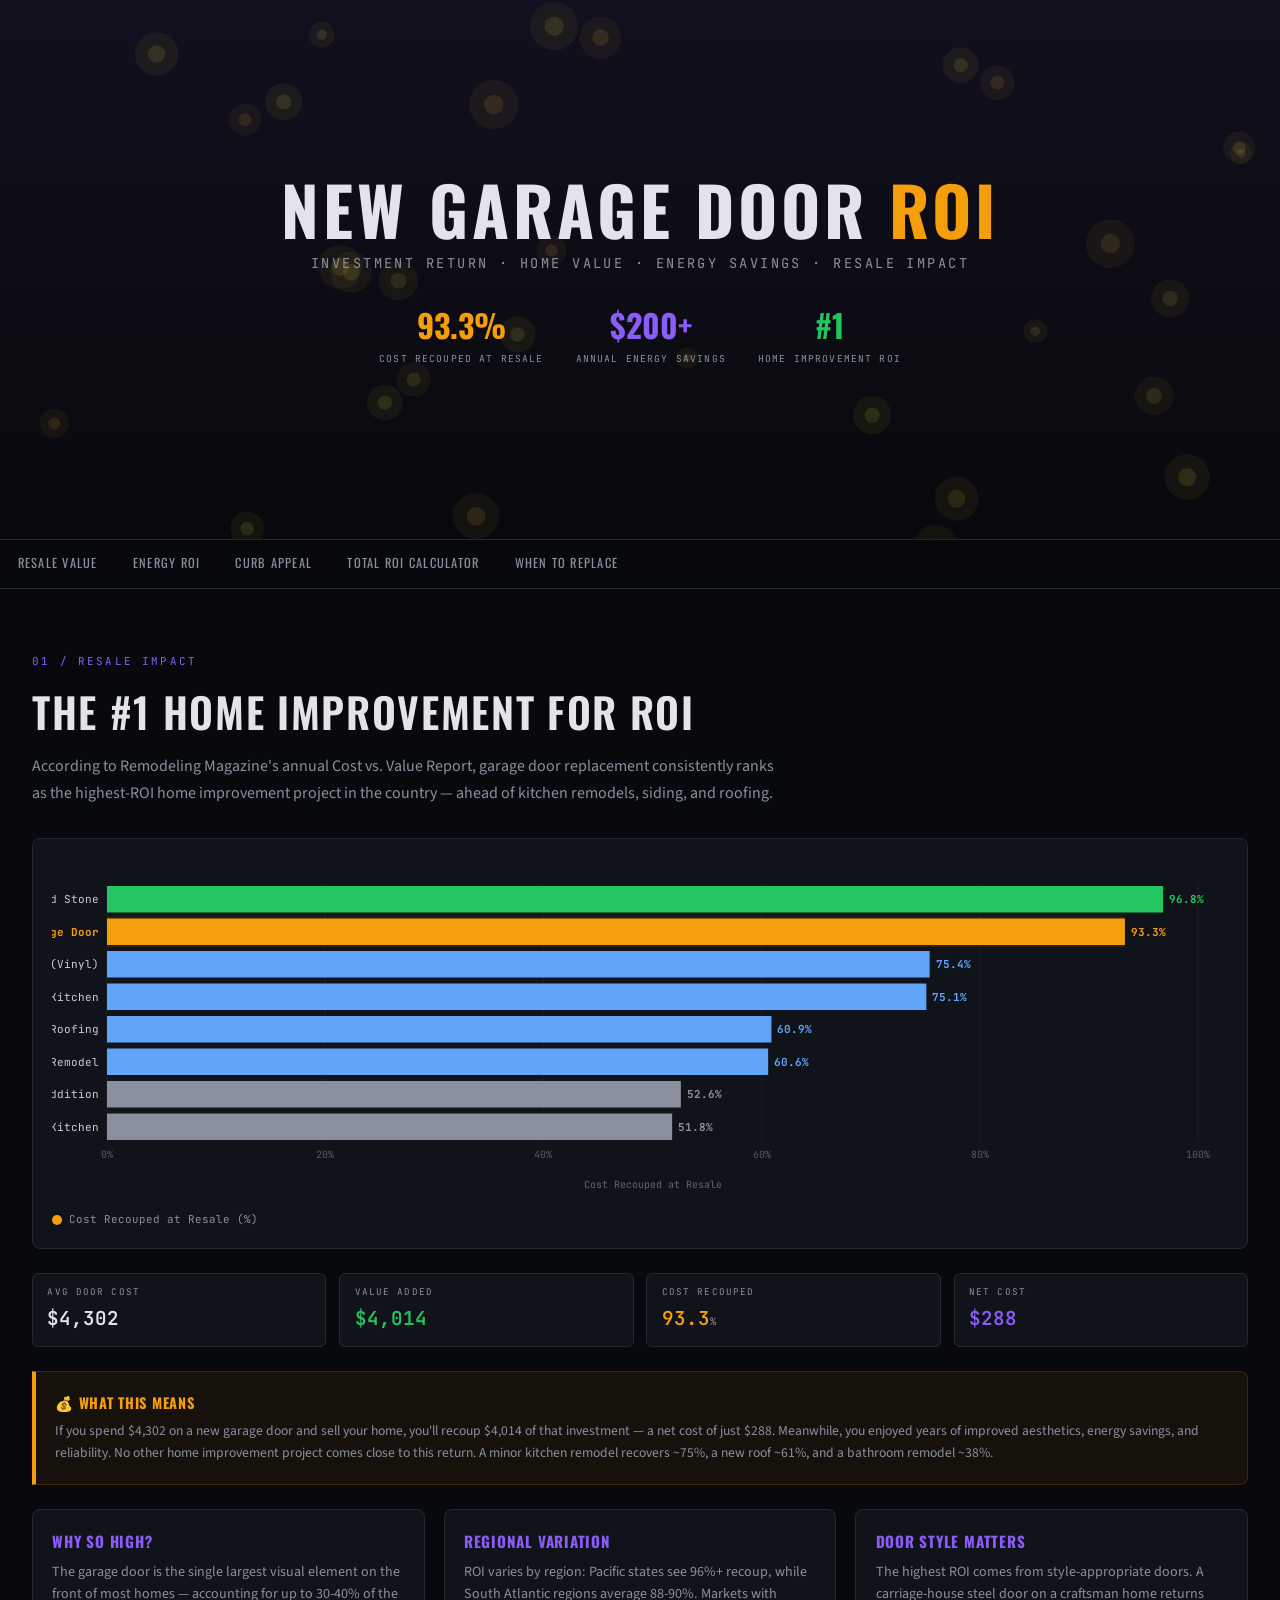
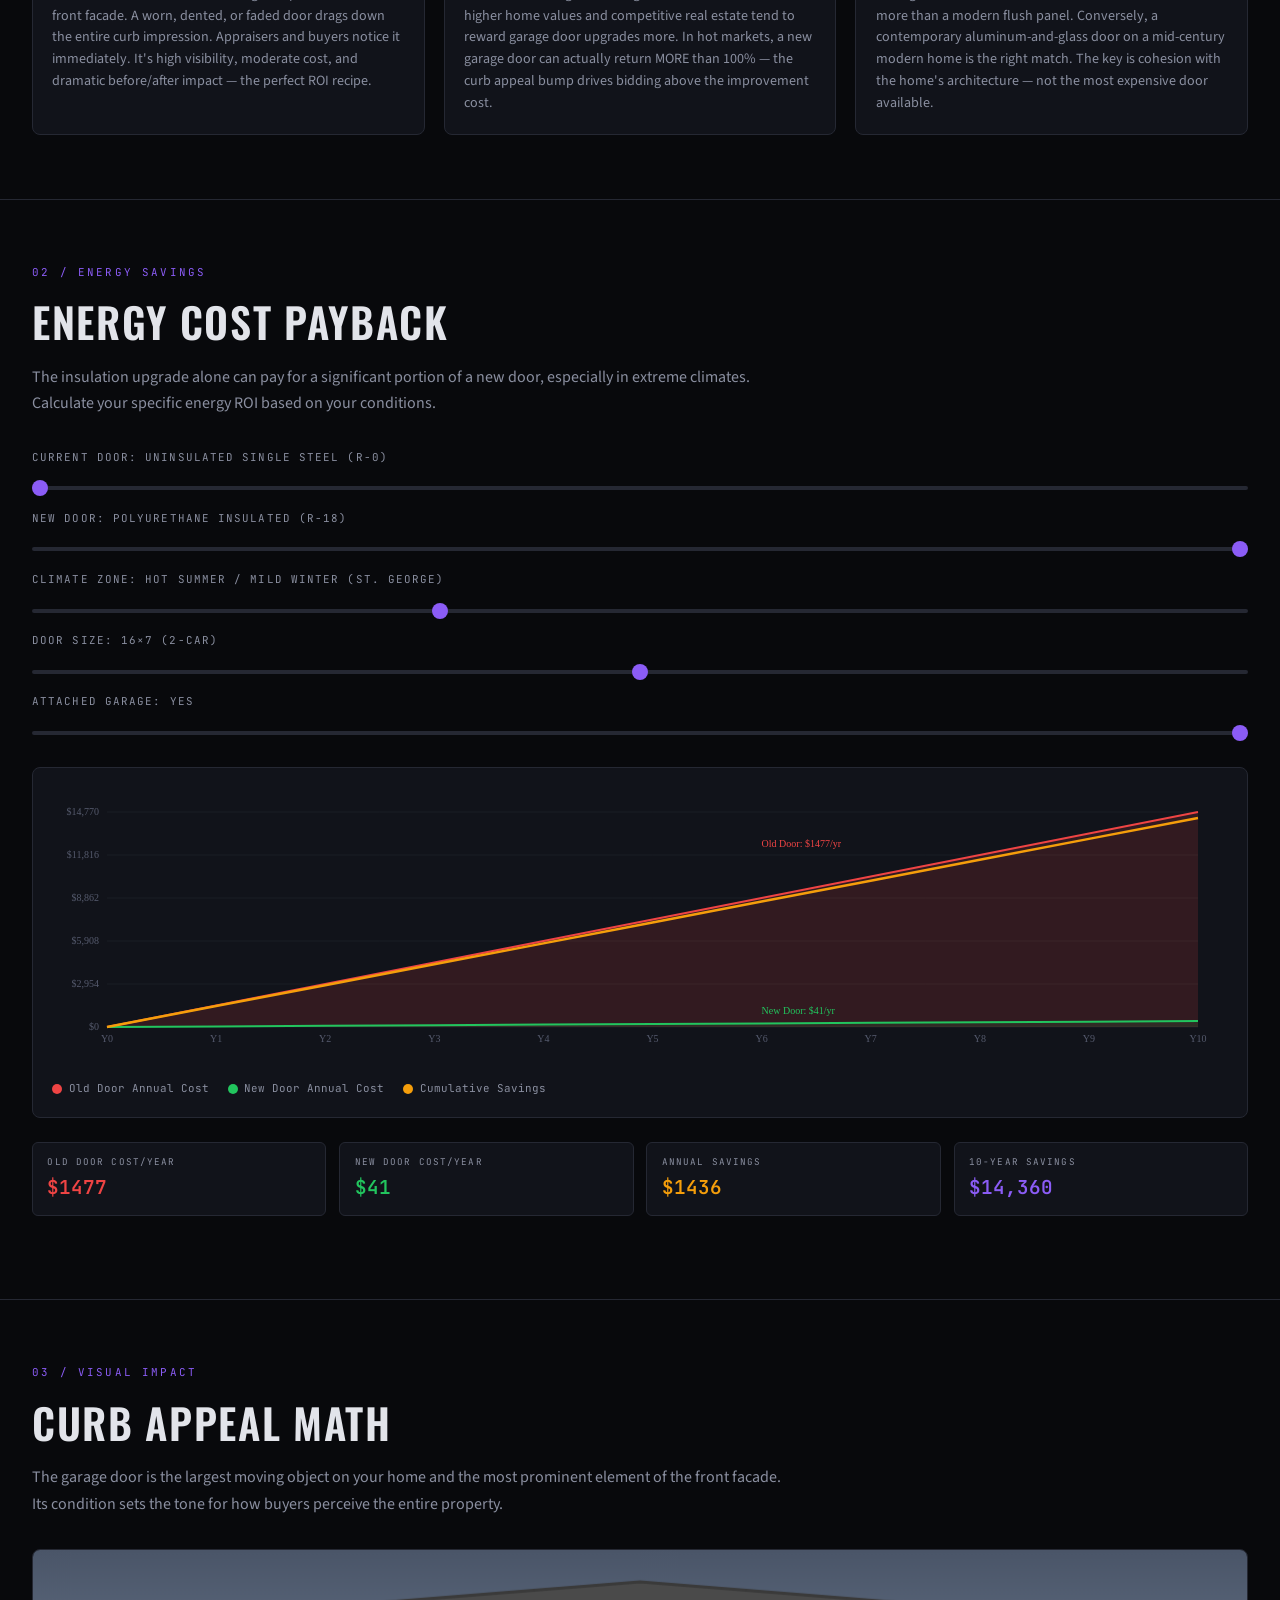
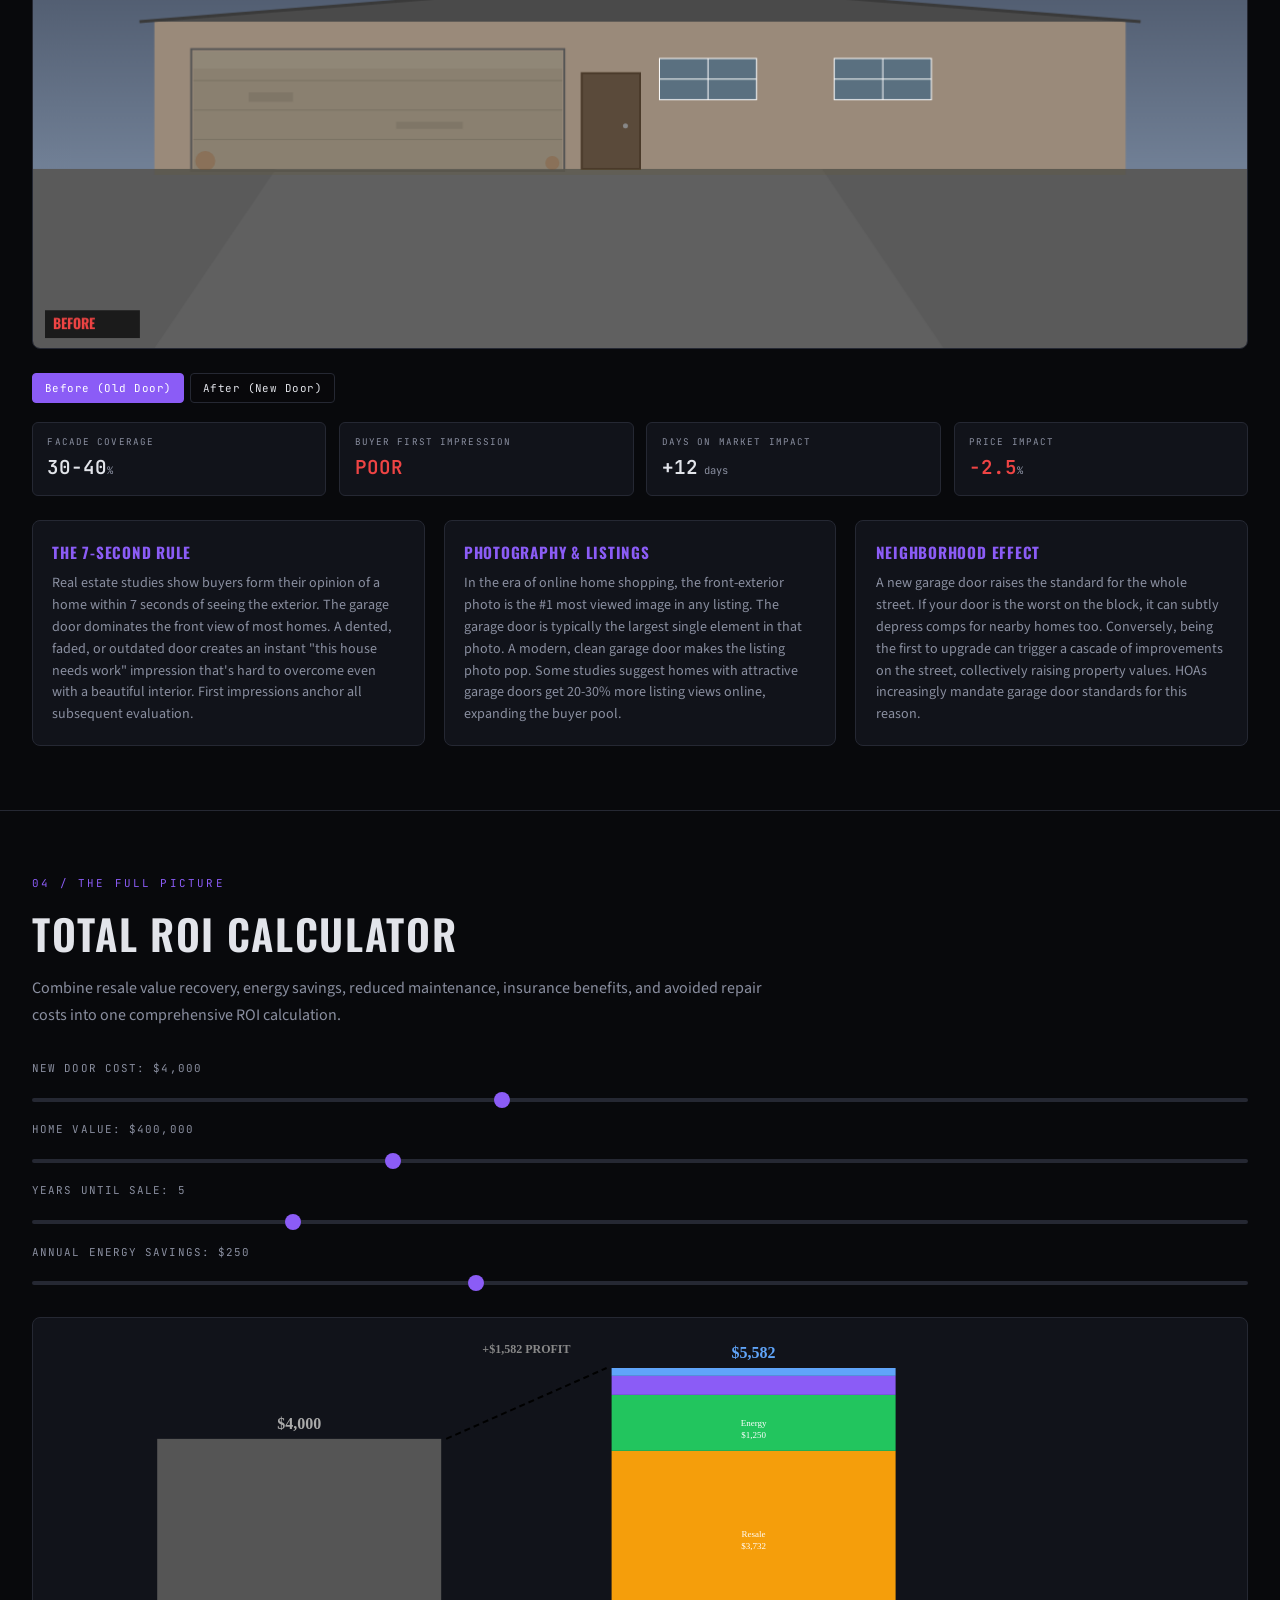
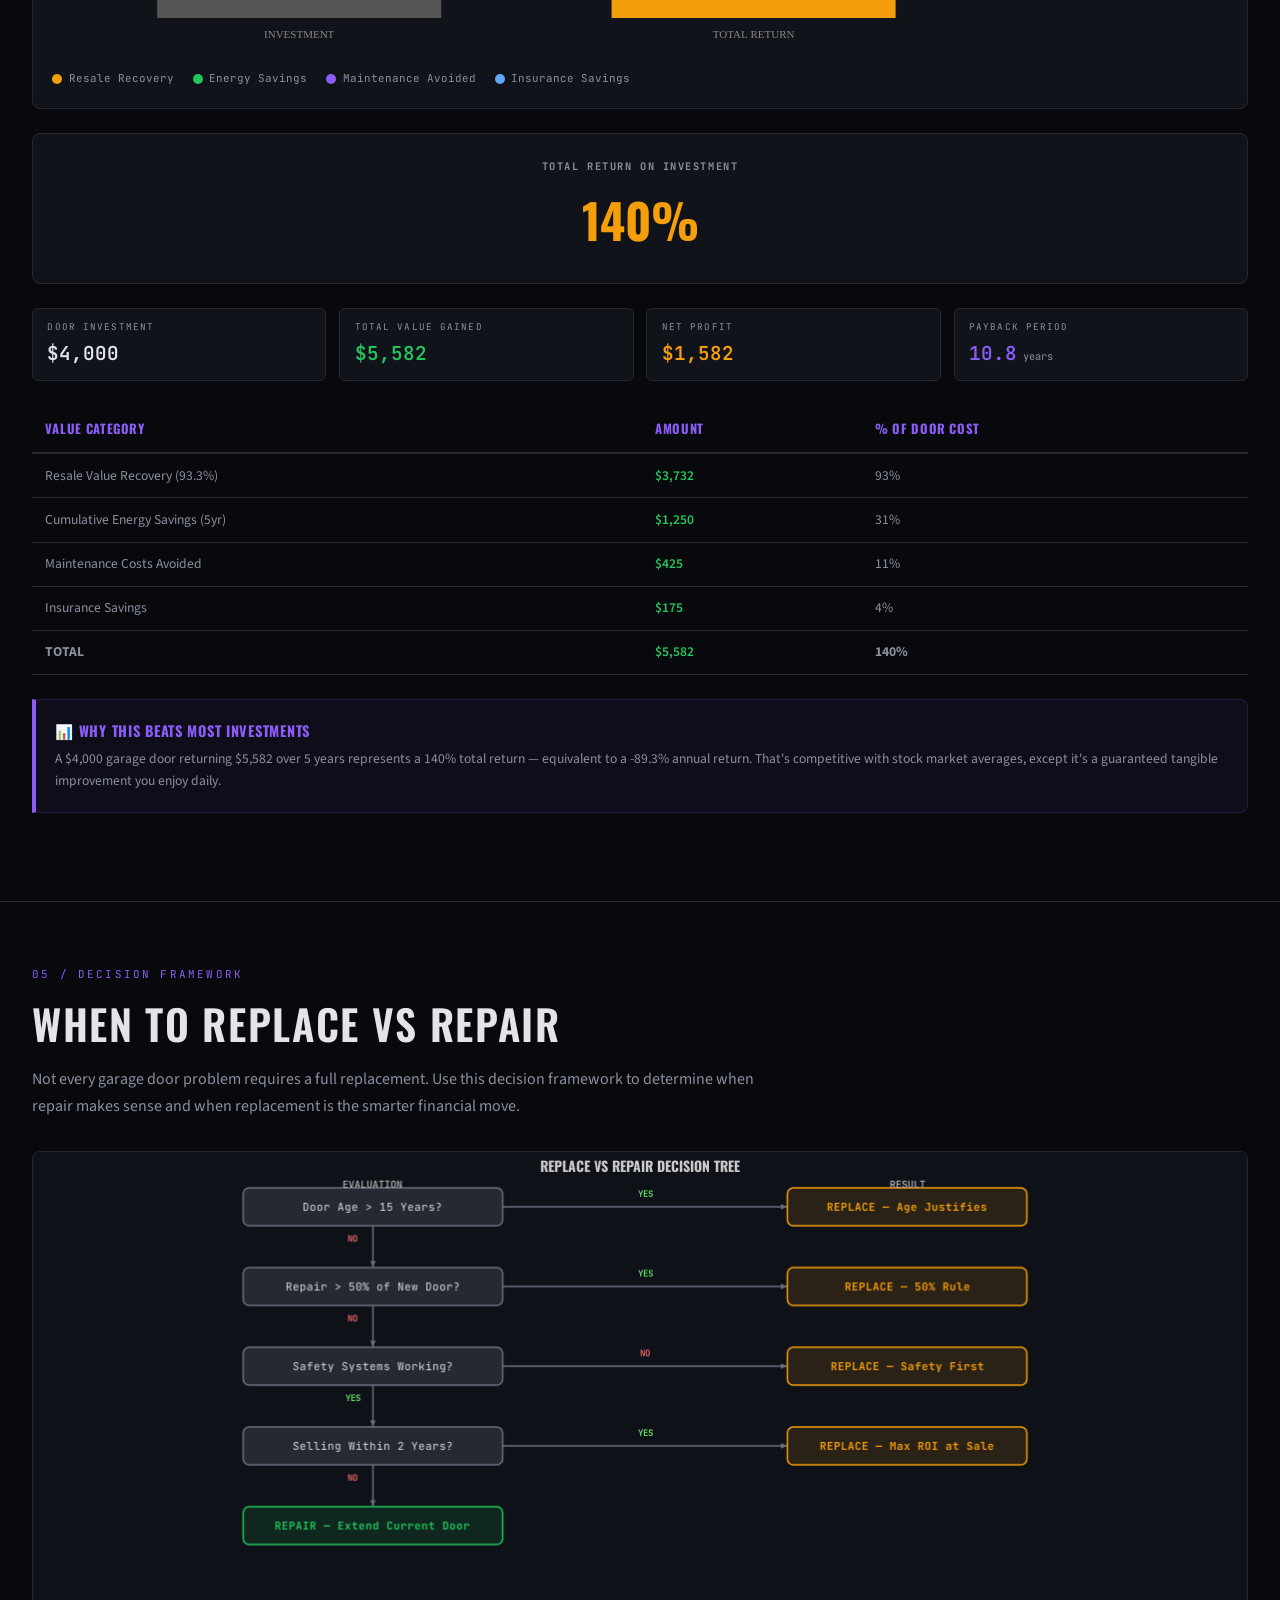
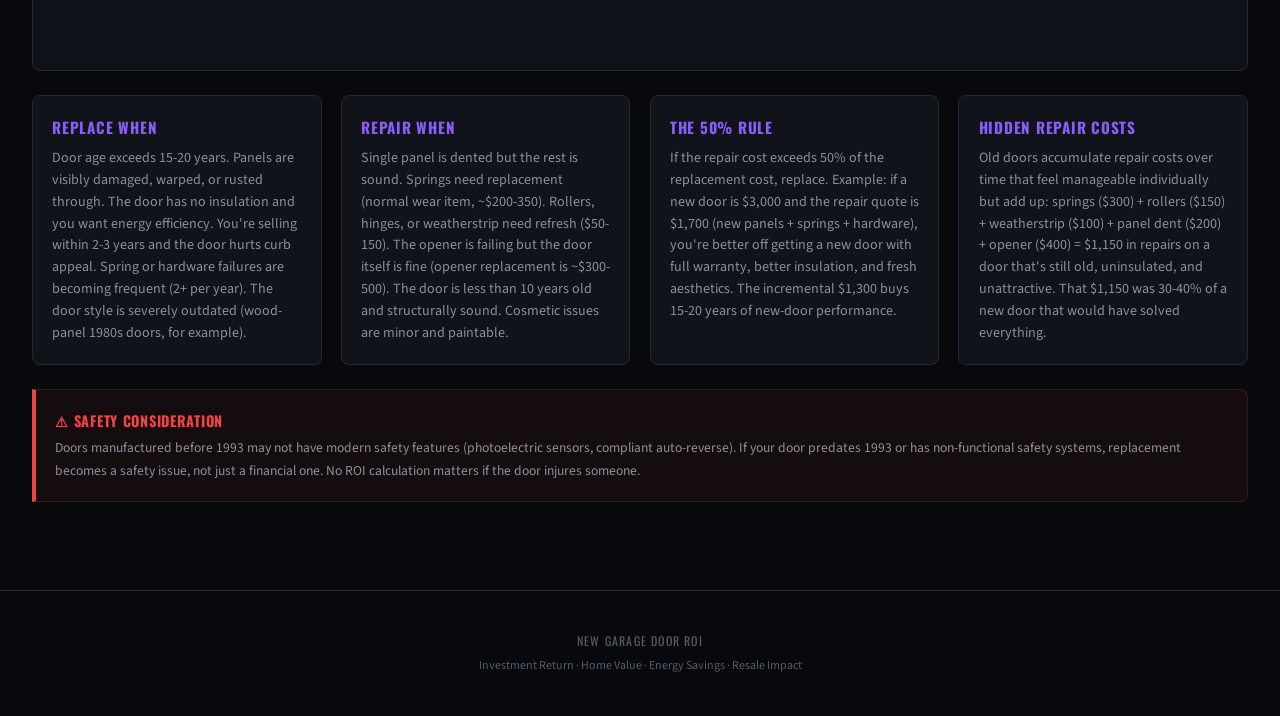
<file: viewers/garage-door-roi.html>
<!DOCTYPE html>
<html lang="en">
<head>
<meta charset="UTF-8">
<meta name="viewport" content="width=device-width, initial-scale=1.0">
<title>New Garage Door ROI — Garage Door Science</title>
<link href="https://fonts.googleapis.com/css2?family=Oswald:wght@300;400;600;700&family=Source+Sans+Pro:wght@300;400;600&family=JetBrains+Mono:wght@400;600&display=swap" rel="stylesheet">
<style>
*,*::before,*::after{margin:0;padding:0;box-sizing:border-box}
:root{
--bg:#08090c;--surface:#11131a;--surface2:#181b24;--border:#252833;
--accent:#8b5cf6;--accent2:#a78bfa;--accentDim:#4c1d95;
--gold:#f59e0b;--goldDim:#92400e;
--text:#e2e4ea;--text2:#8a8fa0;--text3:#555a6d;
--danger:#ef4444;--success:#22c55e;--warn:#f59e0b;
}
body{background:var(--bg);color:var(--text);font-family:'Source Sans Pro',sans-serif;line-height:1.65;overflow-x:hidden}

.hero{position:relative;min-height:60vh;display:flex;align-items:center;justify-content:center;text-align:center;overflow:hidden;border-bottom:1px solid var(--border);background:linear-gradient(180deg,rgba(139,92,246,.08) 0%,var(--bg) 100%)}
.hero canvas{position:absolute;inset:0;z-index:0}
.hero-content{position:relative;z-index:2;padding:2rem}
.hero h1{font-family:'Oswald',sans-serif;font-weight:700;font-size:clamp(2rem,5.5vw,4.2rem);text-transform:uppercase;letter-spacing:.06em;line-height:1.1;margin-bottom:.4rem}
.hero h1 .purple{color:var(--accent)}
.hero h1 .gold{color:var(--gold)}
.hero .sub{font-family:'JetBrains Mono',monospace;font-size:clamp(.65rem,1.2vw,.85rem);color:var(--text2);letter-spacing:.18em;text-transform:uppercase}
.hero .stat-row{display:flex;gap:2rem;justify-content:center;margin-top:1.5rem;flex-wrap:wrap}
.hero .stat{text-align:center}
.hero .stat-num{font-family:'Oswald',sans-serif;font-size:2rem;font-weight:700;color:var(--accent)}
.hero .stat-label{font-family:'JetBrains Mono',monospace;font-size:.6rem;color:var(--text2);letter-spacing:.12em;text-transform:uppercase}

.nav{position:sticky;top:0;z-index:100;background:rgba(8,9,12,.95);backdrop-filter:blur(14px);border-bottom:1px solid var(--border);overflow-x:auto;white-space:nowrap}
.nav-inner{display:flex;max-width:1300px;margin:0 auto}
.nav a{display:inline-block;padding:.8rem 1.1rem;color:var(--text2);text-decoration:none;font-family:'Oswald',sans-serif;font-size:.78rem;letter-spacing:.1em;text-transform:uppercase;border-bottom:2px solid transparent;transition:all .3s}
.nav a:hover,.nav a.active{color:var(--accent);border-bottom-color:var(--accent)}

.section{max-width:1300px;margin:0 auto;padding:4rem 2rem;opacity:0;transform:translateY(25px);transition:opacity .7s,transform .7s}
.section.visible{opacity:1;transform:translateY(0)}
.section-tag{font-family:'JetBrains Mono',monospace;font-size:.68rem;color:var(--accent);letter-spacing:.2em;text-transform:uppercase;margin-bottom:.35rem}
.section-title{font-family:'Oswald',sans-serif;font-size:clamp(1.5rem,3.5vw,2.6rem);font-weight:600;text-transform:uppercase;letter-spacing:.04em;margin-bottom:.5rem}
.section-desc{color:var(--text2);font-size:1rem;max-width:750px;margin-bottom:2rem}

.canvas-wrap{position:relative;width:100%;background:var(--surface);border:1px solid var(--border);border-radius:8px;overflow:hidden;margin-bottom:1.5rem}
.canvas-wrap canvas{width:100%!important;height:100%!important;display:block}

.ctrl-btn{background:rgba(8,9,12,.88);border:1px solid var(--border);color:var(--text);padding:.4rem .75rem;border-radius:4px;cursor:pointer;font-family:'JetBrains Mono',monospace;font-size:.68rem;letter-spacing:.04em;transition:all .2s;white-space:nowrap;-webkit-appearance:none;appearance:none;line-height:1.4}
.ctrl-btn:hover{border-color:var(--accent);color:var(--accent)}
.ctrl-btn.active{background:var(--accent);color:#fff;border-color:var(--accent)}

.info-grid{display:grid;grid-template-columns:repeat(auto-fit,minmax(270px,1fr));gap:1.2rem;margin-top:1.5rem}
.info-card{background:var(--surface);border:1px solid var(--border);border-radius:8px;padding:1.2rem;transition:border-color .3s}
.info-card:hover{border-color:var(--accent)}
.info-card h3{font-family:'Oswald',sans-serif;font-size:.95rem;text-transform:uppercase;letter-spacing:.05em;color:var(--accent);margin-bottom:.5rem}
.info-card p{color:var(--text2);font-size:.88rem;line-height:1.55}

.readout{display:flex;gap:.8rem;flex-wrap:wrap;margin:1.2rem 0}
.readout-item{background:var(--surface);border:1px solid var(--border);border-radius:6px;padding:.7rem .9rem;min-width:110px;flex:1}
.readout-label{font-family:'JetBrains Mono',monospace;font-size:.58rem;color:var(--text2);text-transform:uppercase;letter-spacing:.12em}
.readout-value{font-family:'JetBrains Mono',monospace;font-size:1.2rem;font-weight:600;margin-top:.15rem}
.readout-unit{font-size:.65rem;color:var(--text2);font-weight:400}

.slider-group{margin:.7rem 0}
.slider-group label{display:block;font-family:'JetBrains Mono',monospace;font-size:.68rem;color:var(--text2);text-transform:uppercase;letter-spacing:.1em;margin-bottom:.35rem}
input[type="range"]{-webkit-appearance:none;width:100%;height:4px;background:var(--border);border-radius:2px;outline:none}
input[type="range"]::-webkit-slider-thumb{-webkit-appearance:none;width:16px;height:16px;background:var(--accent);border-radius:50%;cursor:pointer}

.chart-container{background:var(--surface);border:1px solid var(--border);border-radius:8px;padding:1.2rem;margin:1.5rem 0}
.chart-canvas{width:100%;height:300px;display:block}
.chart-legend{display:flex;gap:1.2rem;margin-top:.8rem;flex-wrap:wrap}
.legend-item{display:flex;align-items:center;gap:.4rem;font-family:'JetBrains Mono',monospace;font-size:.68rem;color:var(--text2)}
.legend-dot{width:10px;height:10px;border-radius:50%}

.callout{background:rgba(139,92,246,.06);border:1px solid rgba(139,92,246,.18);border-left:4px solid var(--accent);border-radius:0 8px 8px 0;padding:1.2rem;margin:1.5rem 0}
.callout h4{font-family:'Oswald',sans-serif;color:var(--accent);text-transform:uppercase;letter-spacing:.05em;margin-bottom:.3rem;font-size:.9rem}
.callout p{color:var(--text2);font-size:.85rem}

.gold-box{background:rgba(245,158,11,.06);border:1px solid rgba(245,158,11,.18);border-left:4px solid var(--gold);border-radius:0 8px 8px 0;padding:1.2rem;margin:1.5rem 0}
.gold-box h4{font-family:'Oswald',sans-serif;color:var(--gold);text-transform:uppercase;letter-spacing:.05em;margin-bottom:.3rem;font-size:.9rem}
.gold-box p{color:var(--text2);font-size:.85rem}

.warning-box{background:rgba(239,68,68,.06);border:1px solid rgba(239,68,68,.18);border-left:4px solid var(--danger);border-radius:0 8px 8px 0;padding:1.2rem;margin:1.5rem 0}
.warning-box h4{font-family:'Oswald',sans-serif;color:var(--danger);text-transform:uppercase;letter-spacing:.05em;margin-bottom:.3rem;font-size:.9rem}
.warning-box p{color:var(--text2);font-size:.85rem}

.big-number{font-family:'Oswald',sans-serif;font-size:3rem;font-weight:700;text-align:center;padding:1.5rem;margin:1.5rem 0;border-radius:8px;border:1px solid var(--border);background:var(--surface)}
.big-number .label{font-family:'JetBrains Mono',monospace;font-size:.65rem;color:var(--text2);letter-spacing:.15em;text-transform:uppercase;margin-bottom:.3rem}

.comparison-table{width:100%;border-collapse:collapse;margin:1.5rem 0;font-size:.85rem}
.comparison-table th{font-family:'Oswald',sans-serif;text-transform:uppercase;letter-spacing:.05em;color:var(--accent);padding:.8rem;text-align:left;border-bottom:2px solid var(--border);font-size:.8rem}
.comparison-table td{padding:.65rem .8rem;border-bottom:1px solid var(--border);color:var(--text2)}
.comparison-table tr:hover td{background:var(--surface)}
.comparison-table .highlight{color:var(--success);font-weight:600}
.comparison-table .negative{color:var(--danger)}

.divider{height:1px;background:var(--border);margin:0}
.footer{text-align:center;padding:2.5rem 2rem;color:var(--text3);font-size:.75rem;border-top:1px solid var(--border)}

@media(max-width:768px){.section{padding:2.5rem 1rem}.info-grid{grid-template-columns:1fr}.readout-item{min-width:90px}.comparison-table{font-size:.75rem}}
</style>
</head>
<body>

<div class="hero">
<canvas id="heroCanvas"></canvas>
<div class="hero-content">
<h1>New Garage Door <span class="gold">ROI</span></h1>
<div class="sub">Investment Return · Home Value · Energy Savings · Resale Impact</div>
<div class="stat-row">
<div class="stat"><div class="stat-num" style="color:var(--gold)">93.3%</div><div class="stat-label">Cost Recouped at Resale</div></div>
<div class="stat"><div class="stat-num">$200+</div><div class="stat-label">Annual Energy Savings</div></div>
<div class="stat"><div class="stat-num" style="color:var(--success)">#1</div><div class="stat-label">Home Improvement ROI</div></div>
</div>
</div>
</div>

<div class="nav">
<div class="nav-inner">
<a href="#resale">Resale Value</a>
<a href="#energy-roi">Energy ROI</a>
<a href="#curb-appeal">Curb Appeal</a>
<a href="#total-roi">Total ROI Calculator</a>
<a href="#when-replace">When to Replace</a>
</div>
</div>

<!-- ═══ SECTION 1: RESALE VALUE ═══ -->
<div class="section" id="resale">
<div class="section-tag">01 / Resale Impact</div>
<div class="section-title">The #1 Home Improvement for ROI</div>
<div class="section-desc">According to Remodeling Magazine's annual Cost vs. Value Report, garage door replacement consistently ranks as the highest-ROI home improvement project in the country — ahead of kitchen remodels, siding, and roofing.</div>

<div class="chart-container">
<canvas class="chart-canvas" id="roiCompareChart" style="height:340px"></canvas>
<div class="chart-legend">
<div class="legend-item"><div class="legend-dot" style="background:var(--gold)"></div>Cost Recouped at Resale (%)</div>
</div>
</div>

<div class="readout">
<div class="readout-item"><div class="readout-label">Avg Door Cost</div><div class="readout-value">$4,302</div></div>
<div class="readout-item"><div class="readout-label">Value Added</div><div class="readout-value" style="color:var(--success)">$4,014</div></div>
<div class="readout-item"><div class="readout-label">Cost Recouped</div><div class="readout-value" style="color:var(--gold)">93.3<span class="readout-unit">%</span></div></div>
<div class="readout-item"><div class="readout-label">Net Cost</div><div class="readout-value" style="color:var(--accent)">$288</div></div>
</div>

<div class="gold-box">
<h4>💰 What This Means</h4>
<p>If you spend $4,302 on a new garage door and sell your home, you'll recoup $4,014 of that investment — a net cost of just $288. Meanwhile, you enjoyed years of improved aesthetics, energy savings, and reliability. No other home improvement project comes close to this return. A minor kitchen remodel recovers ~75%, a new roof ~61%, and a bathroom remodel ~38%.</p>
</div>

<div class="info-grid">
<div class="info-card"><h3>Why So High?</h3><p>The garage door is the single largest visual element on the front of most homes — accounting for up to 30-40% of the front facade. A worn, dented, or faded door drags down the entire curb impression. Appraisers and buyers notice it immediately. It's high visibility, moderate cost, and dramatic before/after impact — the perfect ROI recipe.</p></div>
<div class="info-card"><h3>Regional Variation</h3><p>ROI varies by region: Pacific states see 96%+ recoup, while South Atlantic regions average 88-90%. Markets with higher home values and competitive real estate tend to reward garage door upgrades more. In hot markets, a new garage door can actually return MORE than 100% — the curb appeal bump drives bidding above the improvement cost.</p></div>
<div class="info-card"><h3>Door Style Matters</h3><p>The highest ROI comes from style-appropriate doors. A carriage-house steel door on a craftsman home returns more than a modern flush panel. Conversely, a contemporary aluminum-and-glass door on a mid-century modern home is the right match. The key is cohesion with the home's architecture — not the most expensive door available.</p></div>
</div>
</div>
<div class="divider"></div>

<!-- ═══ SECTION 2: ENERGY ROI ═══ -->
<div class="section" id="energy-roi">
<div class="section-tag">02 / Energy Savings</div>
<div class="section-title">Energy Cost Payback</div>
<div class="section-desc">The insulation upgrade alone can pay for a significant portion of a new door, especially in extreme climates. Calculate your specific energy ROI based on your conditions.</div>

<div class="slider-group">
<label>Current Door: <span id="curDoorLabel">Uninsulated Single Steel (R-0)</span></label>
<input type="range" id="curDoorSlider" min="0" max="2" value="0" step="1" oninput="updateEnergyROI()">
</div>
<div class="slider-group">
<label>New Door: <span id="newDoorLabel">Polyurethane Insulated (R-18)</span></label>
<input type="range" id="newDoorSlider" min="0" max="2" value="2" step="1" oninput="updateEnergyROI()">
</div>
<div class="slider-group">
<label>Climate Zone: <span id="climateLabel">Hot Summer / Mild Winter (St. George)</span></label>
<input type="range" id="climateSlider" min="0" max="3" value="1" step="1" oninput="updateEnergyROI()">
</div>
<div class="slider-group">
<label>Door Size: <span id="erSizeLabel">16×7 (2-car)</span></label>
<input type="range" id="erSizeSlider" min="0" max="2" value="1" step="1" oninput="updateEnergyROI()">
</div>
<div class="slider-group">
<label>Attached Garage: <span id="erAttachedLabel">Yes</span></label>
<input type="range" id="erAttachedSlider" min="0" max="1" value="1" step="1" oninput="updateEnergyROI()">
</div>

<div class="chart-container">
<canvas class="chart-canvas" id="energyPaybackChart" style="height:280px"></canvas>
<div class="chart-legend">
<div class="legend-item"><div class="legend-dot" style="background:var(--danger)"></div>Old Door Annual Cost</div>
<div class="legend-item"><div class="legend-dot" style="background:var(--success)"></div>New Door Annual Cost</div>
<div class="legend-item"><div class="legend-dot" style="background:var(--gold)"></div>Cumulative Savings</div>
</div>
</div>

<div class="readout">
<div class="readout-item"><div class="readout-label">Old Door Cost/Year</div><div class="readout-value" id="erOldCost" style="color:var(--danger)">$385</div></div>
<div class="readout-item"><div class="readout-label">New Door Cost/Year</div><div class="readout-value" id="erNewCost" style="color:var(--success)">$72</div></div>
<div class="readout-item"><div class="readout-label">Annual Savings</div><div class="readout-value" id="erSavings" style="color:var(--gold)">$313</div></div>
<div class="readout-item"><div class="readout-label">10-Year Savings</div><div class="readout-value" id="er10yr" style="color:var(--accent)">$3,130</div></div>
</div>
</div>
<div class="divider"></div>

<!-- ═══ SECTION 3: CURB APPEAL ═══ -->
<div class="section" id="curb-appeal">
<div class="section-tag">03 / Visual Impact</div>
<div class="section-title">Curb Appeal Math</div>
<div class="section-desc">The garage door is the largest moving object on your home and the most prominent element of the front facade. Its condition sets the tone for how buyers perceive the entire property.</div>

<div class="canvas-wrap" style="height:400px">
<canvas id="curbCanvas"></canvas>
</div>
<div style="display:flex;gap:.35rem;margin-bottom:1rem;flex-wrap:wrap">
<button class="ctrl-btn active" onclick="setCurbState(0)">Before (Old Door)</button>
<button class="ctrl-btn" onclick="setCurbState(1)">After (New Door)</button>
</div>

<div class="readout">
<div class="readout-item"><div class="readout-label">Facade Coverage</div><div class="readout-value">30-40<span class="readout-unit">%</span></div></div>
<div class="readout-item"><div class="readout-label">Buyer First Impression</div><div class="readout-value" id="curbImpression" style="color:var(--danger)">POOR</div></div>
<div class="readout-item"><div class="readout-label">Days on Market Impact</div><div class="readout-value" id="curbDays">+12<span class="readout-unit"> days</span></div></div>
<div class="readout-item"><div class="readout-label">Price Impact</div><div class="readout-value" id="curbPrice" style="color:var(--danger)">-2.5<span class="readout-unit">%</span></div></div>
</div>

<div class="info-grid">
<div class="info-card"><h3>The 7-Second Rule</h3><p>Real estate studies show buyers form their opinion of a home within 7 seconds of seeing the exterior. The garage door dominates the front view of most homes. A dented, faded, or outdated door creates an instant "this house needs work" impression that's hard to overcome even with a beautiful interior. First impressions anchor all subsequent evaluation.</p></div>
<div class="info-card"><h3>Photography & Listings</h3><p>In the era of online home shopping, the front-exterior photo is the #1 most viewed image in any listing. The garage door is typically the largest single element in that photo. A modern, clean garage door makes the listing photo pop. Some studies suggest homes with attractive garage doors get 20-30% more listing views online, expanding the buyer pool.</p></div>
<div class="info-card"><h3>Neighborhood Effect</h3><p>A new garage door raises the standard for the whole street. If your door is the worst on the block, it can subtly depress comps for nearby homes too. Conversely, being the first to upgrade can trigger a cascade of improvements on the street, collectively raising property values. HOAs increasingly mandate garage door standards for this reason.</p></div>
</div>
</div>
<div class="divider"></div>

<!-- ═══ SECTION 4: TOTAL ROI CALCULATOR ═══ -->
<div class="section" id="total-roi">
<div class="section-tag">04 / The Full Picture</div>
<div class="section-title">Total ROI Calculator</div>
<div class="section-desc">Combine resale value recovery, energy savings, reduced maintenance, insurance benefits, and avoided repair costs into one comprehensive ROI calculation.</div>

<div class="slider-group">
<label>New Door Cost: <span id="totalCostLabel">$4,000</span></label>
<input type="range" id="totalCostSlider" min="1500" max="8000" value="4000" step="100" oninput="updateTotalROI()">
</div>
<div class="slider-group">
<label>Home Value: <span id="homeValueLabel">$400,000</span></label>
<input type="range" id="homeValueSlider" min="150000" max="1000000" value="400000" step="10000" oninput="updateTotalROI()">
</div>
<div class="slider-group">
<label>Years Until Sale: <span id="yearsLabel">5</span></label>
<input type="range" id="yearsSlider" min="1" max="20" value="5" step="1" oninput="updateTotalROI()">
</div>
<div class="slider-group">
<label>Annual Energy Savings: <span id="energySavLabel">$250</span></label>
<input type="range" id="energySavSlider" min="50" max="600" value="250" step="10" oninput="updateTotalROI()">
</div>

<div class="chart-container">
<canvas class="chart-canvas" id="totalRoiChart" style="height:320px"></canvas>
<div class="chart-legend">
<div class="legend-item"><div class="legend-dot" style="background:var(--gold)"></div>Resale Recovery</div>
<div class="legend-item"><div class="legend-dot" style="background:var(--success)"></div>Energy Savings</div>
<div class="legend-item"><div class="legend-dot" style="background:var(--accent)"></div>Maintenance Avoided</div>
<div class="legend-item"><div class="legend-dot" style="background:#60a5fa"></div>Insurance Savings</div>
</div>
</div>

<div class="big-number">
<div class="label">Total Return on Investment</div>
<div id="totalROIpct" style="color:var(--gold)">127%</div>
</div>

<div class="readout">
<div class="readout-item"><div class="readout-label">Door Investment</div><div class="readout-value" id="trInvest">$4,000</div></div>
<div class="readout-item"><div class="readout-label">Total Value Gained</div><div class="readout-value" id="trValue" style="color:var(--success)">$5,083</div></div>
<div class="readout-item"><div class="readout-label">Net Profit</div><div class="readout-value" id="trProfit" style="color:var(--gold)">$1,083</div></div>
<div class="readout-item"><div class="readout-label">Payback Period</div><div class="readout-value" id="trPayback" style="color:var(--accent)">1.2<span class="readout-unit"> years</span></div></div>
</div>

<table class="comparison-table">
<thead><tr><th>Value Category</th><th>Amount</th><th>% of Door Cost</th></tr></thead>
<tbody id="roiTableBody">
</tbody>
</table>

<div class="callout">
<h4>📊 Why This Beats Most Investments</h4>
<p id="investCompare">A $4,000 garage door returning $5,083 over 5 years represents a 127% total return — equivalent to a 5.0% annual return. That's competitive with stock market averages, except it's a guaranteed tangible improvement you enjoy daily. Unlike stocks, this return includes the utility value of a functioning, insulated, secure garage door that you use 1,400+ times per year.</p>
</div>
</div>
<div class="divider"></div>

<!-- ═══ SECTION 5: WHEN TO REPLACE ═══ -->
<div class="section" id="when-replace">
<div class="section-tag">05 / Decision Framework</div>
<div class="section-title">When to Replace vs Repair</div>
<div class="section-desc">Not every garage door problem requires a full replacement. Use this decision framework to determine when repair makes sense and when replacement is the smarter financial move.</div>

<div class="canvas-wrap" style="height:520px">
<canvas id="decisionCanvas"></canvas>
</div>

<div class="info-grid">
<div class="info-card"><h3>Replace When</h3><p>Door age exceeds 15-20 years. Panels are visibly damaged, warped, or rusted through. The door has no insulation and you want energy efficiency. You're selling within 2-3 years and the door hurts curb appeal. Spring or hardware failures are becoming frequent (2+ per year). The door style is severely outdated (wood-panel 1980s doors, for example).</p></div>
<div class="info-card"><h3>Repair When</h3><p>Single panel is dented but the rest is sound. Springs need replacement (normal wear item, ~$200-350). Rollers, hinges, or weatherstrip need refresh ($50-150). The opener is failing but the door itself is fine (opener replacement is ~$300-500). The door is less than 10 years old and structurally sound. Cosmetic issues are minor and paintable.</p></div>
<div class="info-card"><h3>The 50% Rule</h3><p>If the repair cost exceeds 50% of the replacement cost, replace. Example: if a new door is $3,000 and the repair quote is $1,700 (new panels + springs + hardware), you're better off getting a new door with full warranty, better insulation, and fresh aesthetics. The incremental $1,300 buys 15-20 years of new-door performance.</p></div>
<div class="info-card"><h3>Hidden Repair Costs</h3><p>Old doors accumulate repair costs over time that feel manageable individually but add up: springs ($300) + rollers ($150) + weatherstrip ($100) + panel dent ($200) + opener ($400) = $1,150 in repairs on a door that's still old, uninsulated, and unattractive. That $1,150 was 30-40% of a new door that would have solved everything.</p></div>
</div>

<div class="warning-box">
<h4>⚠ Safety Consideration</h4>
<p>Doors manufactured before 1993 may not have modern safety features (photoelectric sensors, compliant auto-reverse). If your door predates 1993 or has non-functional safety systems, replacement becomes a safety issue, not just a financial one. No ROI calculation matters if the door injures someone.</p>
</div>
</div>

<div class="footer">
<p style="font-family:'Oswald',sans-serif;text-transform:uppercase;letter-spacing:.1em;margin-bottom:.3rem">New Garage Door ROI</p>
<p>Investment Return · Home Value · Energy Savings · Resale Impact</p>
</div>

<script>
// ─── UTILS ───
const sObs=new IntersectionObserver(e=>{e.forEach(en=>{if(en.isIntersecting)en.target.classList.add('visible')})},{threshold:0.05});
document.querySelectorAll('.section').forEach(s=>sObs.observe(s));
const navSections=document.querySelectorAll('.section[id]');
const navLinks=document.querySelectorAll('.nav a');
window.addEventListener('scroll',()=>{let cur='';navSections.forEach(s=>{if(window.scrollY>=s.offsetTop-200)cur=s.id});navLinks.forEach(a=>{a.classList.toggle('active',a.getAttribute('href')==='#'+cur)})},{passive:true});
function fitCanvas(c){const r=c.parentElement.getBoundingClientRect();if(c.width!==r.width||c.height!==r.height){c.width=r.width;c.height=r.height}return{w:r.width,h:r.height}}
let resizeTimer;window.addEventListener('resize',()=>{clearTimeout(resizeTimer);resizeTimer=setTimeout(()=>{drawROICompare();updateEnergyROI();updateTotalROI();drawDecision()},200)});

// ═══ HERO ═══
(function(){
const c=document.getElementById('heroCanvas');const ctx=c.getContext('2d');let t=0;
const coins=[];for(let i=0;i<30;i++)coins.push({x:Math.random(),y:Math.random(),r:4+Math.random()*6,vy:0.0002+Math.random()*0.0003,phase:Math.random()*Math.PI*2,hue:40+Math.random()*20});
(function anim(){requestAnimationFrame(anim);t+=0.01;const{w,h}=fitCanvas(c);ctx.clearRect(0,0,w,h);
coins.forEach(p=>{p.y+=p.vy;if(p.y>1.05){p.y=-0.05;p.x=Math.random()}
ctx.fillStyle=`hsla(${p.hue},70%,55%,0.12)`;ctx.beginPath();ctx.arc(p.x*w,p.y*h,p.r,0,Math.PI*2);ctx.fill();
ctx.fillStyle=`hsla(${p.hue},70%,55%,0.06)`;ctx.beginPath();ctx.arc(p.x*w,p.y*h,p.r*2.5,0,Math.PI*2);ctx.fill()})})()})();

// ═══ SECTION 1: ROI COMPARISON CHART ═══
function drawROICompare(){
  const canvas=document.getElementById('roiCompareChart');if(!canvas)return;
  const ctx=canvas.getContext('2d');
  const rect=canvas.parentElement.getBoundingClientRect();
  canvas.width=rect.width-40;canvas.height=340;
  const W=canvas.width,H=canvas.height;
  const pad={t:25,r:30,b:55,l:55};
  const pw=W-pad.l-pad.r,ph=H-pad.t-pad.b;
  ctx.clearRect(0,0,W,H);

  const projects=[
    {name:'Garage Door',cost:4302,value:4014,pct:93.3},
    {name:'Manufactured Stone',cost:11287,value:10925,pct:96.8},
    {name:'Minor Kitchen',cost:26790,value:20125,pct:75.1},
    {name:'Siding (Vinyl)',cost:16348,value:12326,pct:75.4},
    {name:'New Roofing',cost:30840,value:18784,pct:60.9},
    {name:'Bath Remodel',cost:24606,value:14919,pct:60.6},
    {name:'Major Kitchen',cost:79982,value:41424,pct:51.8},
    {name:'Deck Addition',cost:19856,value:10441,pct:52.6}
  ];
  projects.sort((a,b)=>b.pct-a.pct);

  // Grid
  ctx.strokeStyle='#252833';ctx.lineWidth=0.5;
  for(let i=0;i<=5;i++){const x=pad.l+(i/5)*pw;ctx.beginPath();ctx.moveTo(x,pad.t);ctx.lineTo(x,pad.t+ph);ctx.stroke()}
  ctx.fillStyle='#555a6d';ctx.font='10px "JetBrains Mono"';ctx.textAlign='center';
  for(let i=0;i<=5;i++)ctx.fillText(Math.round(i*20)+'%',pad.l+(i/5)*pw,pad.t+ph+15);

  // Bars
  const barH=ph/projects.length-6;
  projects.forEach((p,i)=>{
    const y=pad.t+i*(ph/projects.length)+3;
    const barW=pw*(p.pct/100);
    const isGarage=p.name==='Garage Door';

    // Bar
    const col=isGarage?'#f59e0b':p.pct>80?'#22c55e':p.pct>60?'#60a5fa':'#8a8fa0';
    ctx.fillStyle=col;
    ctx.fillRect(pad.l,y,barW,barH);

    // Glow for garage door
    if(isGarage){
      ctx.fillStyle='rgba(245,158,11,0.1)';
      ctx.fillRect(pad.l,y-2,barW,barH+4);
    }

    // Label
    ctx.fillStyle=isGarage?'#f59e0b':'#ccc';ctx.font=(isGarage?'bold ':'')+' 11px "JetBrains Mono"';ctx.textAlign='right';
    ctx.fillText(p.name,pad.l-8,y+barH/2+4);

    // Percentage
    ctx.fillStyle=col;ctx.font='bold 11px "JetBrains Mono"';ctx.textAlign='left';
    ctx.fillText(p.pct+'%',pad.l+barW+6,y+barH/2+4);
  });

  ctx.fillStyle='#666';ctx.font='10px "JetBrains Mono"';ctx.textAlign='center';
  ctx.fillText('Cost Recouped at Resale',pad.l+pw/2,H-10);
}
setTimeout(drawROICompare,100);

// ═══ SECTION 2: ENERGY ROI ═══
function updateEnergyROI(){
  const curIdx=parseInt(document.getElementById('curDoorSlider').value);
  const newIdx=parseInt(document.getElementById('newDoorSlider').value);
  const climIdx=parseInt(document.getElementById('climateSlider').value);
  const sizeIdx=parseInt(document.getElementById('erSizeSlider').value);
  const attached=parseInt(document.getElementById('erAttachedSlider').value);

  const doors=[{name:'Uninsulated Single Steel (R-0)',rval:0.5},{name:'Polystyrene Insulated (R-8)',rval:8},{name:'Polyurethane Insulated (R-18)',rval:18}];
  const climates=[{name:'Mild (Pacific NW)',hdd:4000,cdd:400},{name:'Hot Summer / Mild Winter (St. George)',hdd:2800,cdd:2200},{name:'Cold Winter / Warm Summer (Midwest)',hdd:5500,cdd:1200},{name:'Extreme Cold (Northern US)',hdd:7500,cdd:600}];
  const sizes=[{name:'8×7 (1-car)',area:56},{name:'16×7 (2-car)',area:112},{name:'18×8 (oversized)',area:144}];

  document.getElementById('curDoorLabel').textContent=doors[curIdx].name;
  document.getElementById('newDoorLabel').textContent=doors[newIdx].name;
  document.getElementById('climateLabel').textContent=climates[climIdx].name;
  document.getElementById('erSizeLabel').textContent=sizes[sizeIdx].name;
  document.getElementById('erAttachedLabel').textContent=attached?'Yes':'No';

  const area=sizes[sizeIdx].area;
  const hdd=climates[climIdx].hdd;
  const cdd=climates[climIdx].cdd;
  const attMult=attached?1.8:1.0;
  const energyRate=0.12;

  function annualCost(rVal){
    const u=1/rVal;
    const heatBTU=area*u*hdd*24*attMult;
    const coolBTU=area*u*cdd*24*attMult*0.7;
    return Math.round((heatBTU+coolBTU)/3412*energyRate);
  }

  const oldCost=annualCost(doors[curIdx].rval);
  const newCost=annualCost(doors[newIdx].rval);
  const savings=Math.max(0,oldCost-newCost);

  document.getElementById('erOldCost').textContent='$'+oldCost;
  document.getElementById('erNewCost').textContent='$'+newCost;
  document.getElementById('erSavings').textContent='$'+savings;
  document.getElementById('er10yr').textContent='$'+(savings*10).toLocaleString();

  drawEnergyPayback(oldCost,newCost,savings);
}

function drawEnergyPayback(oldCost,newCost,savings){
  const canvas=document.getElementById('energyPaybackChart');if(!canvas)return;
  const ctx=canvas.getContext('2d');
  const rect=canvas.parentElement.getBoundingClientRect();
  canvas.width=rect.width-40;canvas.height=280;
  const W=canvas.width,H=canvas.height;
  const pad={t:25,r:30,b:40,l:55};
  const pw=W-pad.l-pad.r,ph=H-pad.t-pad.b;
  ctx.clearRect(0,0,W,H);

  const years=10;
  const maxVal=Math.max(oldCost*years,savings*years);

  // Grid
  ctx.strokeStyle='#252833';ctx.lineWidth=0.5;
  for(let i=0;i<=5;i++){const y=pad.t+(i/5)*ph;ctx.beginPath();ctx.moveTo(pad.l,y);ctx.lineTo(W-pad.r,y);ctx.stroke()}
  ctx.fillStyle='#555a6d';ctx.font='10px "JetBrains Mono"';ctx.textAlign='right';
  for(let i=0;i<=5;i++){const v=Math.round(maxVal*(1-i/5));ctx.fillText('$'+v.toLocaleString(),pad.l-8,pad.t+(i/5)*ph+3)}
  ctx.textAlign='center';
  for(let i=0;i<=years;i++)ctx.fillText('Y'+i,pad.l+(i/years)*pw,H-pad.b+15);

  // Cumulative old cost (red area)
  ctx.fillStyle='rgba(239,68,68,0.15)';ctx.beginPath();ctx.moveTo(pad.l,pad.t+ph);
  for(let yr=0;yr<=years;yr++){
    const x=pad.l+(yr/years)*pw;
    const y=pad.t+ph-ph*(oldCost*yr/maxVal);
    ctx.lineTo(x,y);
  }
  ctx.lineTo(pad.l+pw,pad.t+ph);ctx.fill();
  // Line
  ctx.strokeStyle='#ef4444';ctx.lineWidth=2;ctx.beginPath();
  for(let yr=0;yr<=years;yr++){
    const x=pad.l+(yr/years)*pw;const y=pad.t+ph-ph*(oldCost*yr/maxVal);
    yr===0?ctx.moveTo(x,y):ctx.lineTo(x,y);
  }ctx.stroke();

  // Cumulative new cost (green area)
  ctx.fillStyle='rgba(34,197,94,0.1)';ctx.beginPath();ctx.moveTo(pad.l,pad.t+ph);
  for(let yr=0;yr<=years;yr++){
    const x=pad.l+(yr/years)*pw;
    const y=pad.t+ph-ph*(newCost*yr/maxVal);
    ctx.lineTo(x,y);
  }
  ctx.lineTo(pad.l+pw,pad.t+ph);ctx.fill();
  ctx.strokeStyle='#22c55e';ctx.lineWidth=2;ctx.beginPath();
  for(let yr=0;yr<=years;yr++){
    const x=pad.l+(yr/years)*pw;const y=pad.t+ph-ph*(newCost*yr/maxVal);
    yr===0?ctx.moveTo(x,y):ctx.lineTo(x,y);
  }ctx.stroke();

  // Cumulative savings line (gold)
  ctx.strokeStyle='#f59e0b';ctx.lineWidth=2.5;ctx.beginPath();
  for(let yr=0;yr<=years;yr++){
    const x=pad.l+(yr/years)*pw;const y=pad.t+ph-ph*(savings*yr/maxVal);
    yr===0?ctx.moveTo(x,y):ctx.lineTo(x,y);
  }ctx.stroke();

  // Labels
  ctx.fillStyle='#ef4444';ctx.font='10px "JetBrains Mono"';ctx.textAlign='left';
  ctx.fillText('Old Door: $'+oldCost+'/yr',pad.l+pw*0.6,pad.t+ph-ph*(oldCost*8/maxVal)-8);
  ctx.fillStyle='#22c55e';
  ctx.fillText('New Door: $'+newCost+'/yr',pad.l+pw*0.6,pad.t+ph-ph*(newCost*8/maxVal)-8);
}
updateEnergyROI();

// ═══ SECTION 3: CURB APPEAL ═══
let curbState=0;
const curbC=document.getElementById('curbCanvas');const curbCtx=curbC.getContext('2d');

function drawCurb(){
  requestAnimationFrame(drawCurb);
  const{w,h}=fitCanvas(curbC);const ctx=curbCtx;
  ctx.clearRect(0,0,w,h);
  const isBefore=curbState===0;

  // Sky
  const sky=ctx.createLinearGradient(0,0,0,h*0.55);
  sky.addColorStop(0,isBefore?'#4a5568':'#4d9de0');
  sky.addColorStop(1,isBefore?'#718096':'#87ceeb');
  ctx.fillStyle=sky;ctx.fillRect(0,0,w,h*0.55);

  // Ground
  ctx.fillStyle=isBefore?'#5a5a5a':'#6a7a6a';ctx.fillRect(0,h*0.55,w,h*0.45);
  // Driveway
  ctx.fillStyle=isBefore?'#606060':'#888';
  ctx.beginPath();
  ctx.moveTo(w*0.2,h*0.55);ctx.lineTo(w*0.65,h*0.55);ctx.lineTo(w*0.75,h);ctx.lineTo(w*0.1,h);ctx.fill();

  // ── HOUSE ──
  const hx=w*0.1, hy=h*0.18, hw=w*0.8, hh=h*0.37;
  // House body
  ctx.fillStyle=isBefore?'#9a8a7a':'#ddd0c0';ctx.fillRect(hx,hy,hw,hh);

  // Roof
  ctx.fillStyle=isBefore?'#4a4a4a':'#5a5a5a';
  ctx.beginPath();ctx.moveTo(hx-15,hy);ctx.lineTo(hx+hw/2,hy-h*0.1);ctx.lineTo(hx+hw+15,hy);ctx.fill();
  // Roof edge
  ctx.strokeStyle=isBefore?'#3a3a3a':'#4a4a4a';ctx.lineWidth=3;
  ctx.beginPath();ctx.moveTo(hx-15,hy);ctx.lineTo(hx+hw/2,hy-h*0.1);ctx.lineTo(hx+hw+15,hy);ctx.stroke();

  // ── GARAGE DOOR (left side of house, ~40% of facade) ──
  const gx=hx+hw*0.04, gy=hy+hh*0.2, gw=hw*0.38, gh=hh*0.8;
  const gdBottom=gy+gh;

  if(isBefore){
    // Old faded door
    ctx.fillStyle='#8a8070';ctx.fillRect(gx,gy,gw,gh);
    // Panel lines
    for(let i=1;i<4;i++){ctx.strokeStyle='rgba(0,0,0,0.12)';ctx.lineWidth=1;ctx.beginPath();ctx.moveTo(gx,gy+gh*i/4);ctx.lineTo(gx+gw,gy+gh*i/4);ctx.stroke()}
    // Dents
    ctx.fillStyle='rgba(0,0,0,0.08)';
    ctx.fillRect(gx+gw*0.15,gy+gh*0.35,gw*0.12,gh*0.08);
    ctx.fillRect(gx+gw*0.55,gy+gh*0.6,gw*0.18,gh*0.06);
    // Rust at bottom corners
    ctx.fillStyle='rgba(139,69,19,0.25)';
    ctx.beginPath();ctx.arc(gx+12,gdBottom-8,10,0,Math.PI*2);ctx.fill();
    ctx.beginPath();ctx.arc(gx+gw-10,gdBottom-6,7,0,Math.PI*2);ctx.fill();
    // Faded color streaks
    ctx.fillStyle='rgba(255,255,255,0.05)';
    ctx.fillRect(gx,gy,gw,gh*0.15);
  } else {
    // New carriage-house style door
    ctx.fillStyle='#ece4d4';ctx.fillRect(gx,gy,gw,gh);
    // Raised panel grid
    ctx.strokeStyle='#c8b8a0';ctx.lineWidth=2;
    for(let i=1;i<4;i++){ctx.beginPath();ctx.moveTo(gx+4,gy+gh*i/4);ctx.lineTo(gx+gw-4,gy+gh*i/4);ctx.stroke()}
    ctx.beginPath();ctx.moveTo(gx+gw/2,gy+gh*0.25);ctx.lineTo(gx+gw/2,gy+gh);ctx.stroke();
    // Top panel: row of small rectangular window panes
    const winCount=4;
    const winGap=gw*0.04;
    const totalWinW=gw-winGap*2;
    const singleWinW=totalWinW/winCount-winGap*(winCount-1)/winCount;
    const winRowY=gy+gh*0.03, winRowH=gh*0.2;
    for(let i=0;i<winCount;i++){
      const wx=gx+winGap+i*(singleWinW+winGap);
      // Window pane
      ctx.fillStyle='#a0c4da';ctx.fillRect(wx,winRowY,singleWinW,winRowH);
      // Frame
      ctx.strokeStyle='#c8b8a0';ctx.lineWidth=2;ctx.strokeRect(wx,winRowY,singleWinW,winRowH);
      // Horizontal mullion
      ctx.beginPath();ctx.moveTo(wx,winRowY+winRowH/2);ctx.lineTo(wx+singleWinW,winRowY+winRowH/2);ctx.stroke();
    }
    // Decorative handles
    ctx.fillStyle='#444';
    ctx.beginPath();ctx.arc(gx+gw*0.25,gy+gh*0.55,3,0,Math.PI*2);ctx.fill();
    ctx.beginPath();ctx.arc(gx+gw*0.75,gy+gh*0.55,3,0,Math.PI*2);ctx.fill();
    // Strap hinges (decorative)
    ctx.strokeStyle='#555';ctx.lineWidth=2;
    [0.25,0.5,0.75].forEach(py=>{
      ctx.beginPath();ctx.moveTo(gx+4,gy+gh*py);ctx.lineTo(gx+gw*0.12,gy+gh*py);ctx.stroke();
      ctx.beginPath();ctx.moveTo(gx+gw-4,gy+gh*py);ctx.lineTo(gx+gw*0.88,gy+gh*py);ctx.stroke();
    });
  }
  // Door frame
  ctx.strokeStyle=isBefore?'#555':'#888';ctx.lineWidth=isBefore?2:3;
  ctx.strokeRect(gx-2,gy-2,gw+4,gh+4);

  // ── WINDOWS (RIGHT side of house — never overlap garage) ──
  const winStartX=hx+hw*0.52; // well right of garage door
  const winW=hw*0.1, winH=hh*0.28;

  // Two windows on main floor
  [[winStartX,hy+hh*0.25],[winStartX+hw*0.18,hy+hh*0.25]].forEach(([wx,wy])=>{
    ctx.fillStyle=isBefore?'#5a7080':'#a0ccee';
    ctx.fillRect(wx,wy,winW,winH);
    // Window frame + mullions
    ctx.strokeStyle='#fff';ctx.lineWidth=isBefore?1:2;
    ctx.strokeRect(wx,wy,winW,winH);
    ctx.beginPath();ctx.moveTo(wx+winW/2,wy);ctx.lineTo(wx+winW/2,wy+winH);ctx.stroke();
    ctx.beginPath();ctx.moveTo(wx,wy+winH/2);ctx.lineTo(wx+winW,wy+winH/2);ctx.stroke();
    // Shutters (after only)
    if(!isBefore){
      ctx.fillStyle='#5a7a6a';
      ctx.fillRect(wx-8,wy,7,winH);
      ctx.fillRect(wx+winW+1,wy,7,winH);
    }
  });

  // Front door (between garage and windows)
  const fdx=hx+hw*0.44, fdy=hy+hh*0.35, fdw=hw*0.06, fdh=hh*0.65;
  ctx.fillStyle=isBefore?'#5a4a3a':'#6a3a2a';ctx.fillRect(fdx,fdy,fdw,fdh);
  ctx.strokeStyle=isBefore?'#4a3a2a':'#8a5a4a';ctx.lineWidth=2;ctx.strokeRect(fdx,fdy,fdw,fdh);
  // Doorknob
  ctx.fillStyle=isBefore?'#888':'#daa520';
  ctx.beginPath();ctx.arc(fdx+fdw*0.75,fdy+fdh*0.55,2.5,0,Math.PI*2);ctx.fill();
  // Small window in door (after)
  if(!isBefore){
    ctx.fillStyle='#a0ccee';ctx.fillRect(fdx+fdw*0.2,fdy+fdh*0.1,fdw*0.6,fdh*0.2);
  }

  // ── LANDSCAPING ──
  if(!isBefore){
    // Bushes (layered half-circles, not full circles)
    [[hx+hw*0.02,hy+hh],[hx+hw*0.42,hy+hh],[hx+hw*0.88,hy+hh]].forEach(([bx,by])=>{
      // Multiple overlapping arcs for bush shape
      ctx.fillStyle='#2a7a3a';
      ctx.beginPath();ctx.arc(bx,by,16,Math.PI,0);ctx.fill();
      ctx.fillStyle='#228833';
      ctx.beginPath();ctx.arc(bx+10,by,13,Math.PI,0);ctx.fill();
      ctx.fillStyle='#33994a';
      ctx.beginPath();ctx.arc(bx+5,by,10,Math.PI,0);ctx.fill();
    });
    // Small flowers
    [[hx+hw*0.5,hy+hh-3],[hx+hw*0.92,hy+hh-3]].forEach(([fx,fy])=>{
      for(let i=0;i<4;i++){
        ctx.fillStyle=['#e85d75','#f0a030','#d050d0','#e8e040'][i];
        ctx.beginPath();ctx.arc(fx+i*8,fy,3,0,Math.PI*2);ctx.fill();
      }
    });
  } else {
    // Patchy dead grass near foundation
    ctx.fillStyle='rgba(100,90,60,0.3)';
    ctx.fillRect(hx,hy+hh,hw,6);
  }

  // Light fixture (after)
  if(!isBefore){
    ctx.fillStyle='#daa520';ctx.fillRect(fdx-14,fdy-5,8,12);
    ctx.fillStyle='rgba(255,220,100,0.15)';
    ctx.beginPath();ctx.arc(fdx-10,fdy+2,25,0,Math.PI*2);ctx.fill();
  }

  // Before/After label
  ctx.fillStyle='rgba(0,0,0,0.7)';ctx.fillRect(12,h-38,isBefore?95:85,28);
  ctx.fillStyle=isBefore?'#ef4444':'#22c55e';ctx.font='bold 14px "Oswald"';ctx.textAlign='left';
  ctx.fillText(isBefore?'BEFORE':'AFTER',20,h-19);

  document.getElementById('curbImpression').innerHTML=isBefore?'<span style="color:var(--danger)">POOR</span>':'<span style="color:var(--success)">EXCELLENT</span>';
  document.getElementById('curbDays').innerHTML=isBefore?'+12<span class="readout-unit"> days</span>':'-8<span class="readout-unit"> days</span>';
  document.getElementById('curbPrice').innerHTML=isBefore?'<span style="color:var(--danger)">-2.5</span><span class="readout-unit">%</span>':'<span style="color:var(--success)">+1.5</span><span class="readout-unit">%</span>';
}
drawCurb();

function setCurbState(s){
  curbState=s;
  document.querySelectorAll('#curb-appeal .ctrl-btn').forEach((b,i)=>b.classList.toggle('active',i===s));
}

// ═══ SECTION 4: TOTAL ROI ═══
function updateTotalROI(){
  const doorCost=parseInt(document.getElementById('totalCostSlider').value);
  const homeValue=parseInt(document.getElementById('homeValueSlider').value);
  const years=parseInt(document.getElementById('yearsSlider').value);
  const energySav=parseInt(document.getElementById('energySavSlider').value);

  document.getElementById('totalCostLabel').textContent='$'+doorCost.toLocaleString();
  document.getElementById('homeValueLabel').textContent='$'+homeValue.toLocaleString();
  document.getElementById('yearsLabel').textContent=years;
  document.getElementById('energySavLabel').textContent='$'+energySav;

  // Value components
  const resaleRecovery=Math.round(doorCost*0.933);
  const totalEnergy=energySav*years;
  const maintAvoided=years*85; // ~$85/yr in avoided repairs on old door
  const insuranceSav=years*35; // ~$35/yr discount for modern door

  const totalValue=resaleRecovery+totalEnergy+maintAvoided+insuranceSav;
  const netProfit=totalValue-doorCost;
  const roiPct=Math.round(totalValue/doorCost*100);
  const annualReturn=Math.round(Math.pow(totalValue/doorCost,1/years)*100-100*10)/10;
  const payback=totalValue>0?Math.round(doorCost/(energySav+85+35)*10)/10:99;

  document.getElementById('totalROIpct').textContent=roiPct+'%';
  document.getElementById('totalROIpct').style.color=roiPct>100?'var(--gold)':'var(--accent)';
  document.getElementById('trInvest').textContent='$'+doorCost.toLocaleString();
  document.getElementById('trValue').textContent='$'+totalValue.toLocaleString();
  document.getElementById('trProfit').textContent=(netProfit>=0?'$':'-$')+Math.abs(netProfit).toLocaleString();
  document.getElementById('trProfit').style.color=netProfit>=0?'var(--gold)':'var(--danger)';
  document.getElementById('trPayback').innerHTML=payback+'<span class="readout-unit"> years</span>';

  // Table
  const tbody=document.getElementById('roiTableBody');
  const rows=[
    ['Resale Value Recovery (93.3%)','$'+resaleRecovery.toLocaleString(),Math.round(resaleRecovery/doorCost*100)+'%'],
    ['Cumulative Energy Savings ('+years+'yr)','$'+totalEnergy.toLocaleString(),Math.round(totalEnergy/doorCost*100)+'%'],
    ['Maintenance Costs Avoided','$'+maintAvoided.toLocaleString(),Math.round(maintAvoided/doorCost*100)+'%'],
    ['Insurance Savings','$'+insuranceSav.toLocaleString(),Math.round(insuranceSav/doorCost*100)+'%'],
    ['TOTAL','$'+totalValue.toLocaleString(),roiPct+'%']
  ];
  tbody.innerHTML=rows.map((r,i)=>'<tr'+(i===rows.length-1?' style="font-weight:700;color:var(--gold)"':'')+'>'+
    '<td>'+r[0]+'</td><td class="highlight">'+r[1]+'</td><td>'+r[2]+'</td></tr>').join('');

  // Comparison text
  document.getElementById('investCompare').textContent=
    'A $'+doorCost.toLocaleString()+' garage door returning $'+totalValue.toLocaleString()+' over '+years+' years represents a '+roiPct+'% total return — equivalent to a '+annualReturn.toFixed(1)+'% annual return. That\'s '+(annualReturn>7?'above':'competitive with')+' stock market averages, except it\'s a guaranteed tangible improvement you enjoy daily.';

  drawTotalROIChart(doorCost,resaleRecovery,totalEnergy,maintAvoided,insuranceSav);
}

function drawTotalROIChart(cost,resale,energy,maint,insur){
  const canvas=document.getElementById('totalRoiChart');if(!canvas)return;
  const ctx=canvas.getContext('2d');
  const rect=canvas.parentElement.getBoundingClientRect();
  canvas.width=rect.width-40;canvas.height=320;
  const W=canvas.width,H=canvas.height;
  const pad={t:30,r:20,b:40,l:20};
  const pw=W-pad.l-pad.r,ph=H-pad.t-pad.b;
  ctx.clearRect(0,0,W,H);

  const total=resale+energy+maint+insur;
  const segments=[
    {label:'Resale',val:resale,col:'#f59e0b'},
    {label:'Energy',val:energy,col:'#22c55e'},
    {label:'Maintenance',val:maint,col:'#8b5cf6'},
    {label:'Insurance',val:insur,col:'#60a5fa'}
  ];

  // Stacked bar: Cost vs Return
  const barW=pw*0.25, gap=pw*0.15;
  const costX=pad.l+pw*0.2, retX=pad.l+pw*0.6;
  const maxVal=Math.max(cost,total);

  // Cost bar
  const costH=ph*(cost/maxVal);
  ctx.fillStyle='#555';ctx.fillRect(costX-barW/2,pad.t+ph-costH,barW,costH);
  ctx.fillStyle='#aaa';ctx.font='bold 16px "Oswald"';ctx.textAlign='center';
  ctx.fillText('$'+cost.toLocaleString(),costX,pad.t+ph-costH-10);
  ctx.fillStyle='#888';ctx.font='11px "JetBrains Mono"';
  ctx.fillText('INVESTMENT',costX,pad.t+ph+20);

  // Return stacked bar
  let stackY=pad.t+ph;
  segments.forEach(seg=>{
    const segH=ph*(seg.val/maxVal);
    stackY-=segH;
    ctx.fillStyle=seg.col;ctx.fillRect(retX-barW/2,stackY,barW,segH);
    // Label inside if tall enough
    if(segH>20){
      ctx.fillStyle='#fff';ctx.font='9px "JetBrains Mono"';ctx.textAlign='center';
      ctx.fillText(seg.label,retX,stackY+segH/2+3);
      ctx.fillText('$'+seg.val.toLocaleString(),retX,stackY+segH/2+15);
    }
  });
  ctx.fillStyle='var(--gold)';ctx.font='bold 16px "Oswald"';ctx.textAlign='center';
  ctx.fillText('$'+total.toLocaleString(),retX,stackY-10);
  ctx.fillStyle='#888';ctx.font='11px "JetBrains Mono"';
  ctx.fillText('TOTAL RETURN',retX,pad.t+ph+20);

  // Arrow showing profit
  if(total>cost){
    ctx.strokeStyle='var(--gold)';ctx.lineWidth=2;ctx.setLineDash([6,4]);
    ctx.beginPath();ctx.moveTo(costX+barW/2+5,pad.t+ph-costH);ctx.lineTo(retX-barW/2-5,stackY);ctx.stroke();
    ctx.setLineDash([]);
    ctx.fillStyle='var(--gold)';ctx.font='bold 12px "JetBrains Mono"';
    ctx.fillText('+$'+(total-cost).toLocaleString()+' PROFIT',(costX+retX)/2,Math.min(pad.t+ph-costH,stackY)-15);
  }
}
updateTotalROI();

// ═══ SECTION 5: DECISION FLOWCHART ═══
function drawDecision(){
  const canvas=document.getElementById('decisionCanvas');if(!canvas)return;
  const{w,h}=fitCanvas(canvas);
  const ctx=canvas.getContext('2d');
  ctx.clearRect(0,0,w,h);ctx.fillStyle='#0e1118';ctx.fillRect(0,0,w,h);

  // Simple two-column layout: questions flow down the left, YES answers go right
  const qX=w*0.28; // question column center
  const aX=w*0.72; // answer column center
  const qW=Math.min(w*0.4,260), aW=Math.min(w*0.4,240);
  const bH=38, rowGap=80;

  function drawBox(x,y,bw,text,type){
    const col=type==='q'?'#252a32':type==='replace'?'rgba(245,158,11,0.12)':'rgba(34,197,94,0.12)';
    const border=type==='q'?'#6a7080':type==='replace'?'#f59e0b':'#22c55e';
    const textCol=type==='q'?'#ddd':type==='replace'?'#f59e0b':'#22c55e';
    ctx.fillStyle=col;ctx.strokeStyle=border;ctx.lineWidth=1.5;
    ctx.beginPath();ctx.roundRect(x-bw/2,y-bH/2,bw,bH,6);ctx.fill();ctx.stroke();
    ctx.fillStyle=textCol;ctx.font=(type==='q'?'11px':'bold 11px')+' "JetBrains Mono"';ctx.textAlign='center';
    ctx.fillText(text,x,y+4);
  }

  function drawLine(x1,y1,x2,y2){
    ctx.strokeStyle='#6a7080';ctx.lineWidth=1.5;
    ctx.beginPath();ctx.moveTo(x1,y1);ctx.lineTo(x2,y2);ctx.stroke();
    // Arrowhead
    const a=Math.atan2(y2-y1,x2-x1);
    ctx.fillStyle='#6a7080';ctx.beginPath();
    ctx.moveTo(x2,y2);ctx.lineTo(x2-7*Math.cos(a-0.4),y2-7*Math.sin(a-0.4));
    ctx.lineTo(x2-7*Math.cos(a+0.4),y2-7*Math.sin(a+0.4));ctx.fill();
  }

  function drawLabel(x,y,text,col){
    ctx.fillStyle=col||'#666';ctx.font='bold 9px "JetBrains Mono"';ctx.textAlign='center';
    ctx.fillText(text,x,y);
  }

  // Title
  ctx.fillStyle='#ccc';ctx.font='bold 14px "Oswald"';ctx.textAlign='center';
  ctx.fillText('REPLACE VS REPAIR DECISION TREE',w/2,20);

  // Row 1: Door Age
  const r1=55;
  drawBox(qX,r1,qW,'Door Age > 15 Years?','q');
  // YES → Replace
  drawLine(qX+qW/2,r1,aX-aW/2,r1);
  drawLabel(qX+qW/2+(aX-aW/2-qX-qW/2)/2,r1-10,'YES','#66dd66');
  drawBox(aX,r1,aW,'REPLACE — Age Justifies','replace');
  // NO → next question
  drawLine(qX,r1+bH/2,qX,r1+rowGap-bH/2);
  drawLabel(qX-20,r1+bH/2+16,'NO','#dd6666');

  // Row 2: Repair Cost
  const r2=r1+rowGap;
  drawBox(qX,r2,qW,'Repair > 50% of New Door?','q');
  drawLine(qX+qW/2,r2,aX-aW/2,r2);
  drawLabel(qX+qW/2+(aX-aW/2-qX-qW/2)/2,r2-10,'YES','#66dd66');
  drawBox(aX,r2,aW,'REPLACE — 50% Rule','replace');
  drawLine(qX,r2+bH/2,qX,r2+rowGap-bH/2);
  drawLabel(qX-20,r2+bH/2+16,'NO','#dd6666');

  // Row 3: Safety
  const r3=r2+rowGap;
  drawBox(qX,r3,qW,'Safety Systems Working?','q');
  drawLine(qX+qW/2,r3,aX-aW/2,r3);
  drawLabel(qX+qW/2+(aX-aW/2-qX-qW/2)/2,r3-10,'NO','#dd6666');
  drawBox(aX,r3,aW,'REPLACE — Safety First','replace');
  drawLine(qX,r3+bH/2,qX,r3+rowGap-bH/2);
  drawLabel(qX-20,r3+bH/2+16,'YES','#66dd66');

  // Row 4: Selling soon?
  const r4=r3+rowGap;
  drawBox(qX,r4,qW,'Selling Within 2 Years?','q');
  drawLine(qX+qW/2,r4,aX-aW/2,r4);
  drawLabel(qX+qW/2+(aX-aW/2-qX-qW/2)/2,r4-10,'YES','#66dd66');
  drawBox(aX,r4,aW,'REPLACE — Max ROI at Sale','replace');
  drawLine(qX,r4+bH/2,qX,r4+rowGap-bH/2);
  drawLabel(qX-20,r4+bH/2+16,'NO','#dd6666');

  // Row 5: Final — Repair
  const r5=r4+rowGap;
  drawBox(qX,r5,qW,'REPAIR — Extend Current Door','repair');

  // Column headers
  ctx.fillStyle='#aaa';ctx.font='bold 10px "JetBrains Mono"';ctx.textAlign='center';
  ctx.fillText('EVALUATION',qX,36);
  ctx.fillText('RESULT',aX,36);
}
setTimeout(drawDecision,200);

</script>
</body>
</html>
</file>
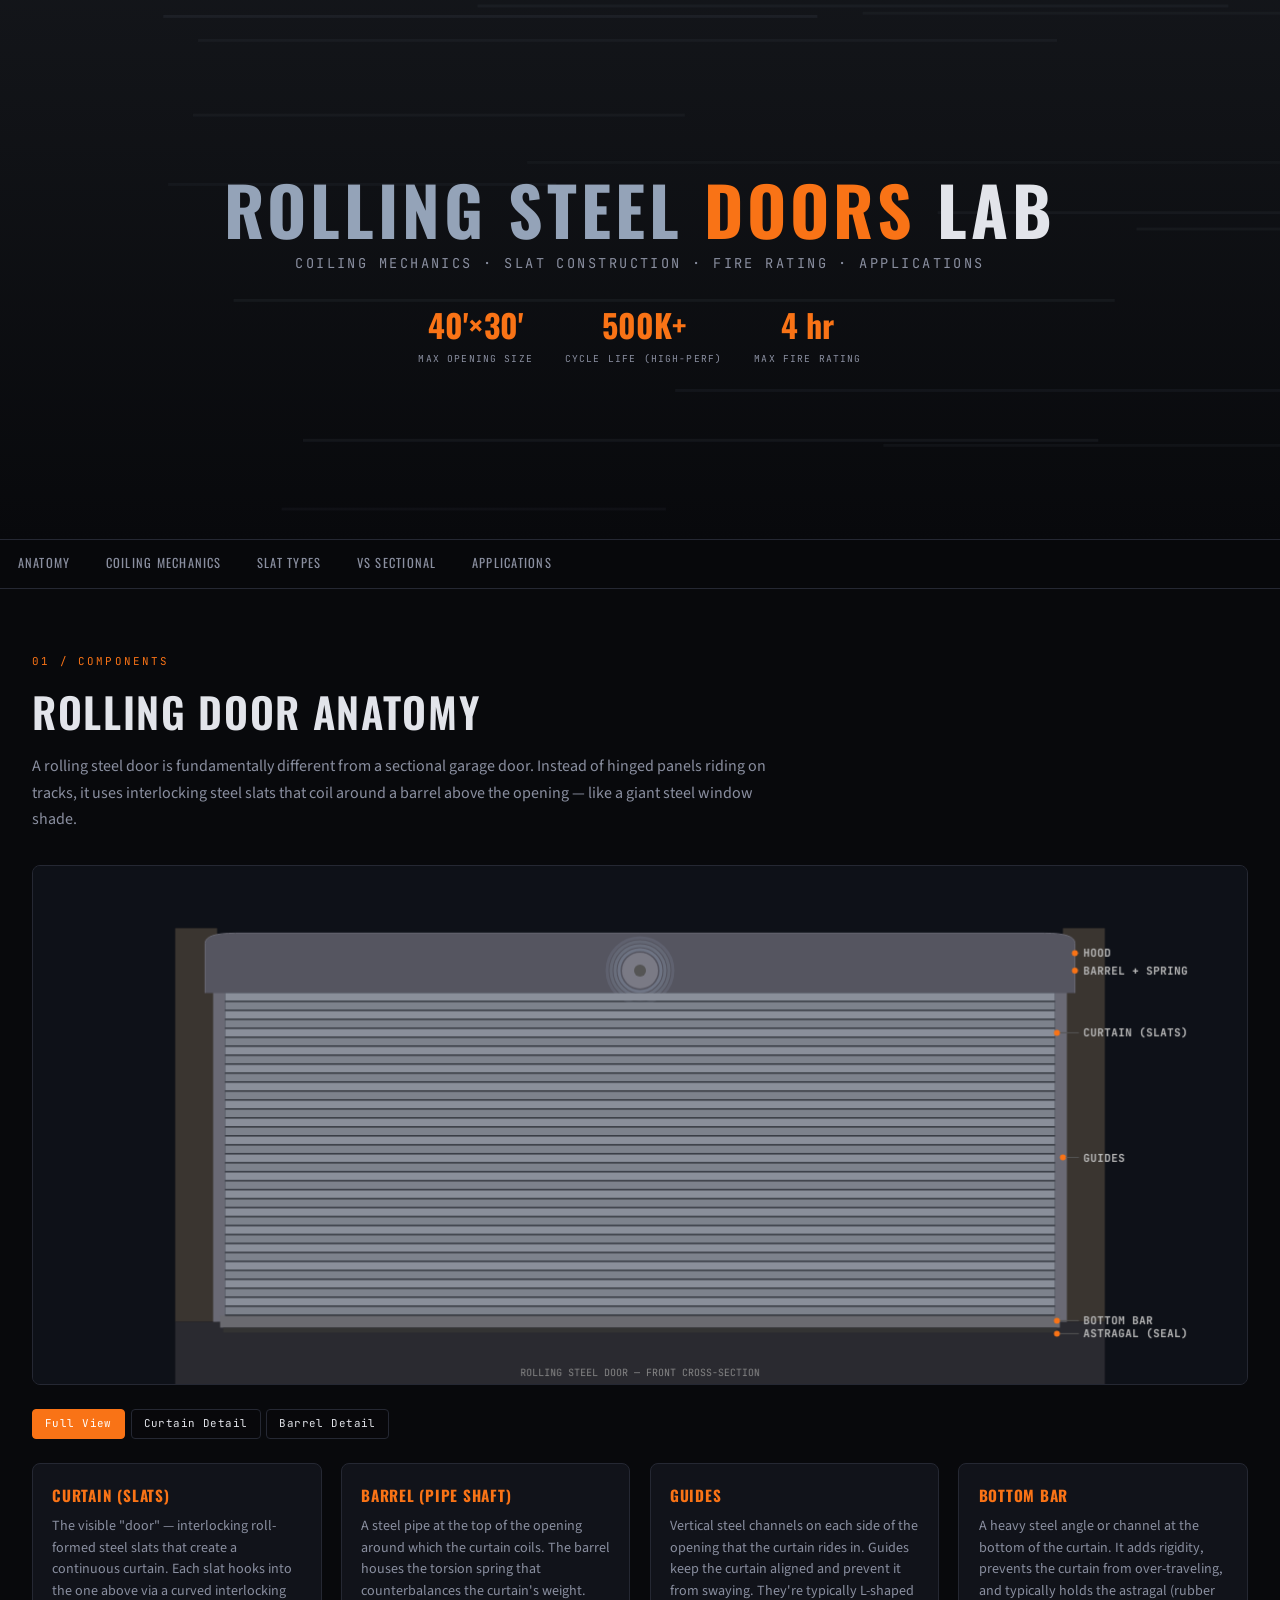
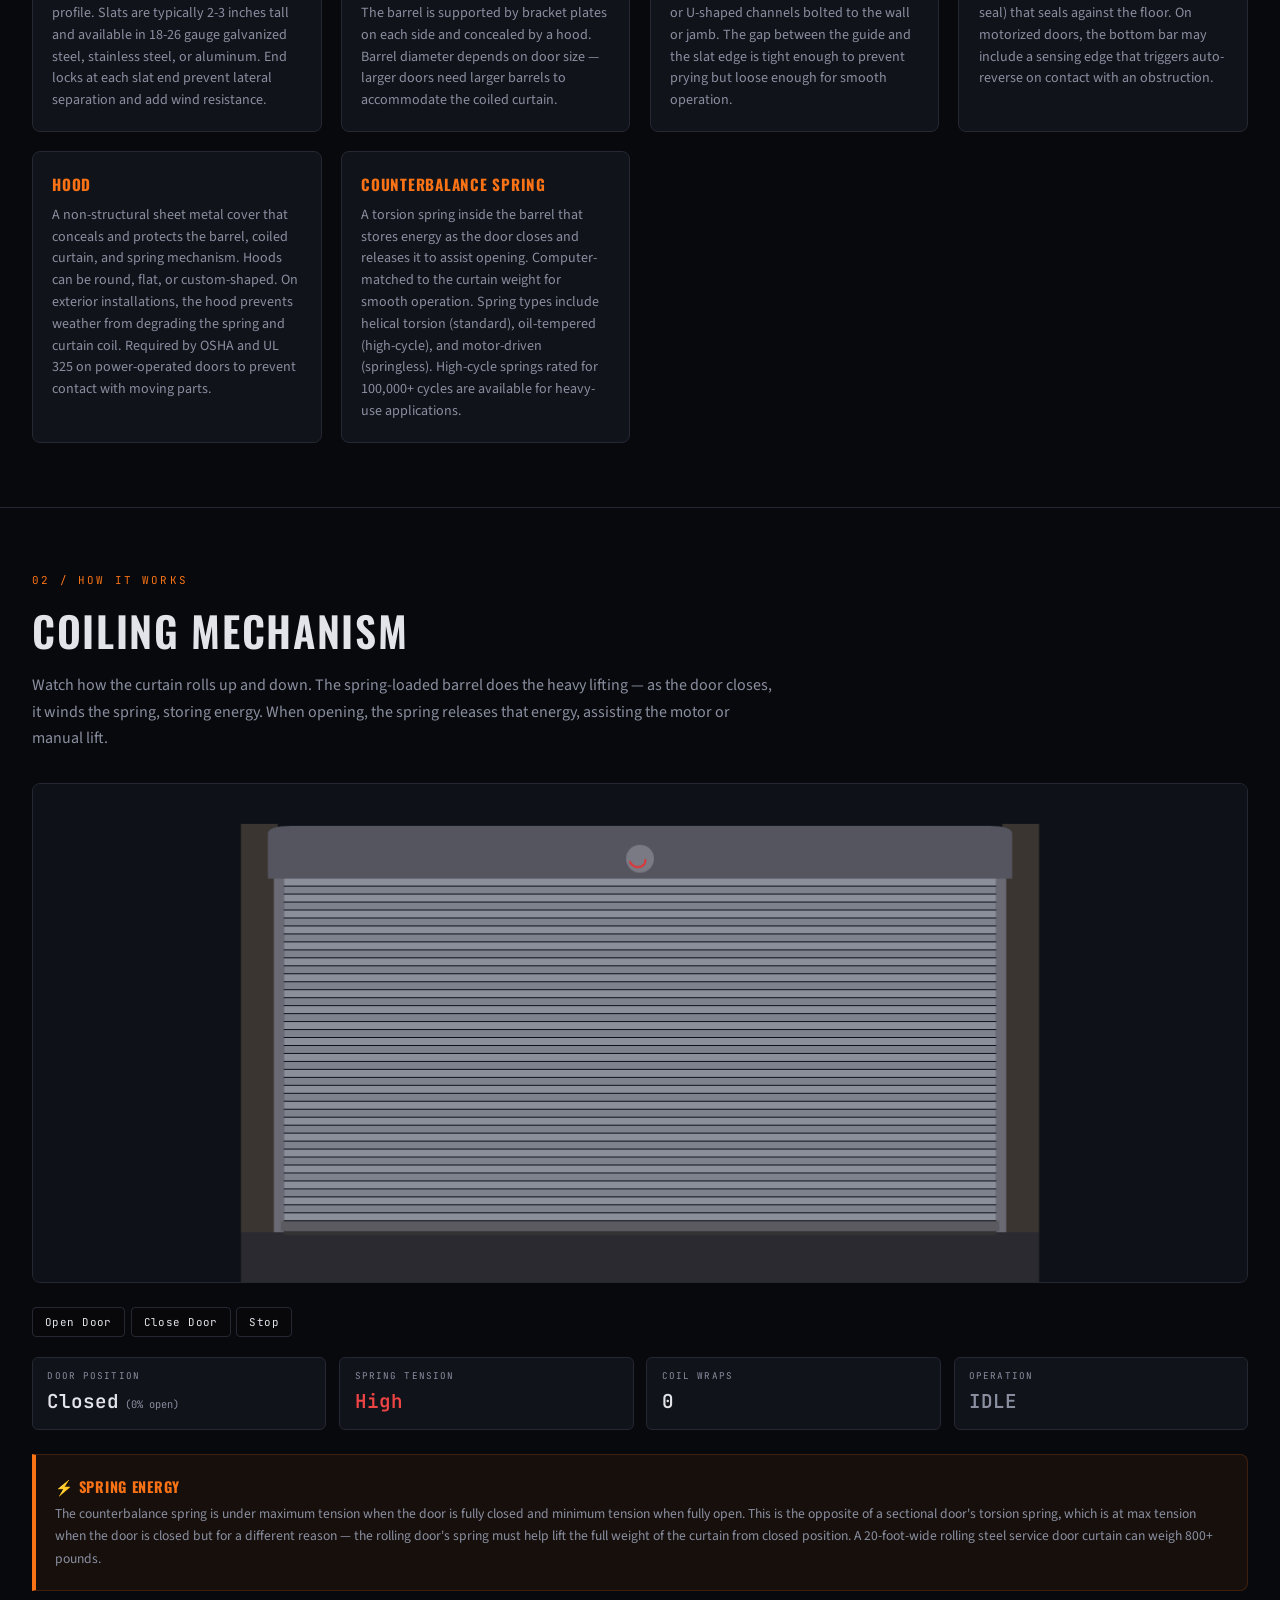
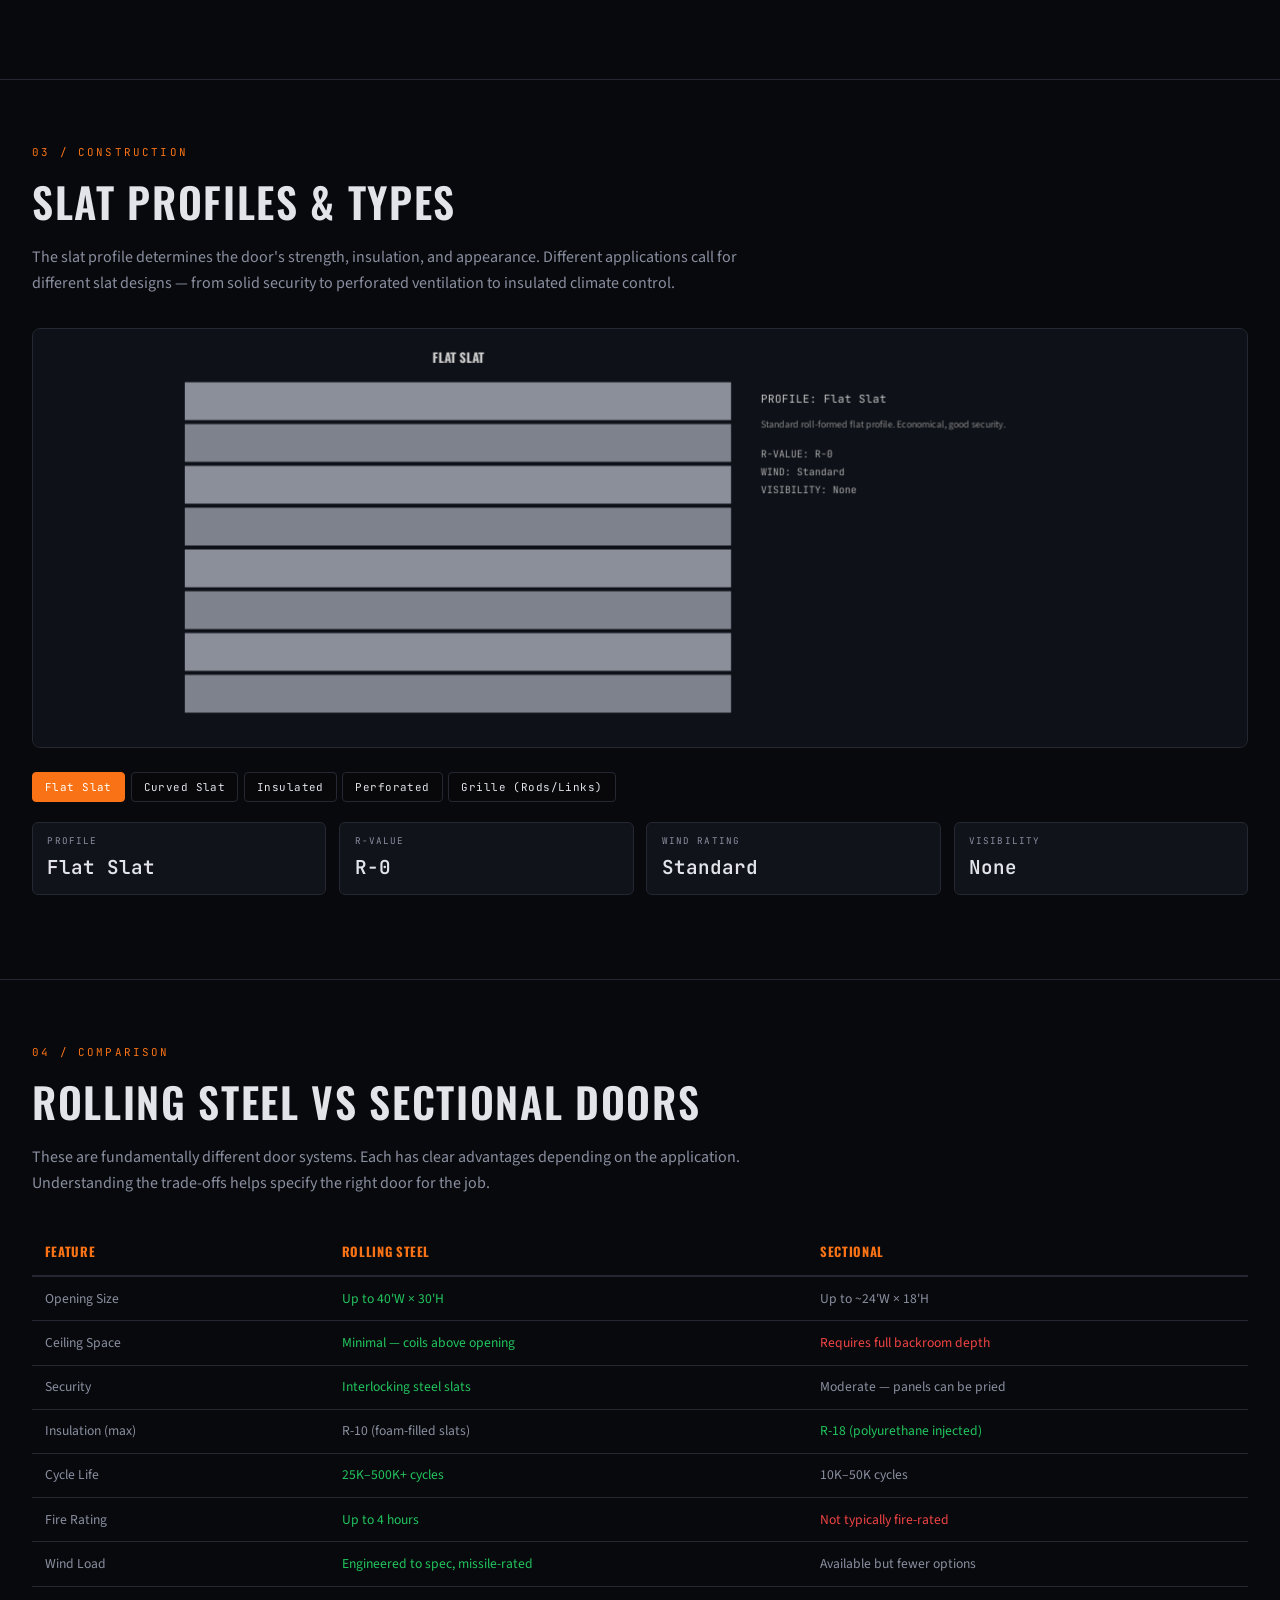
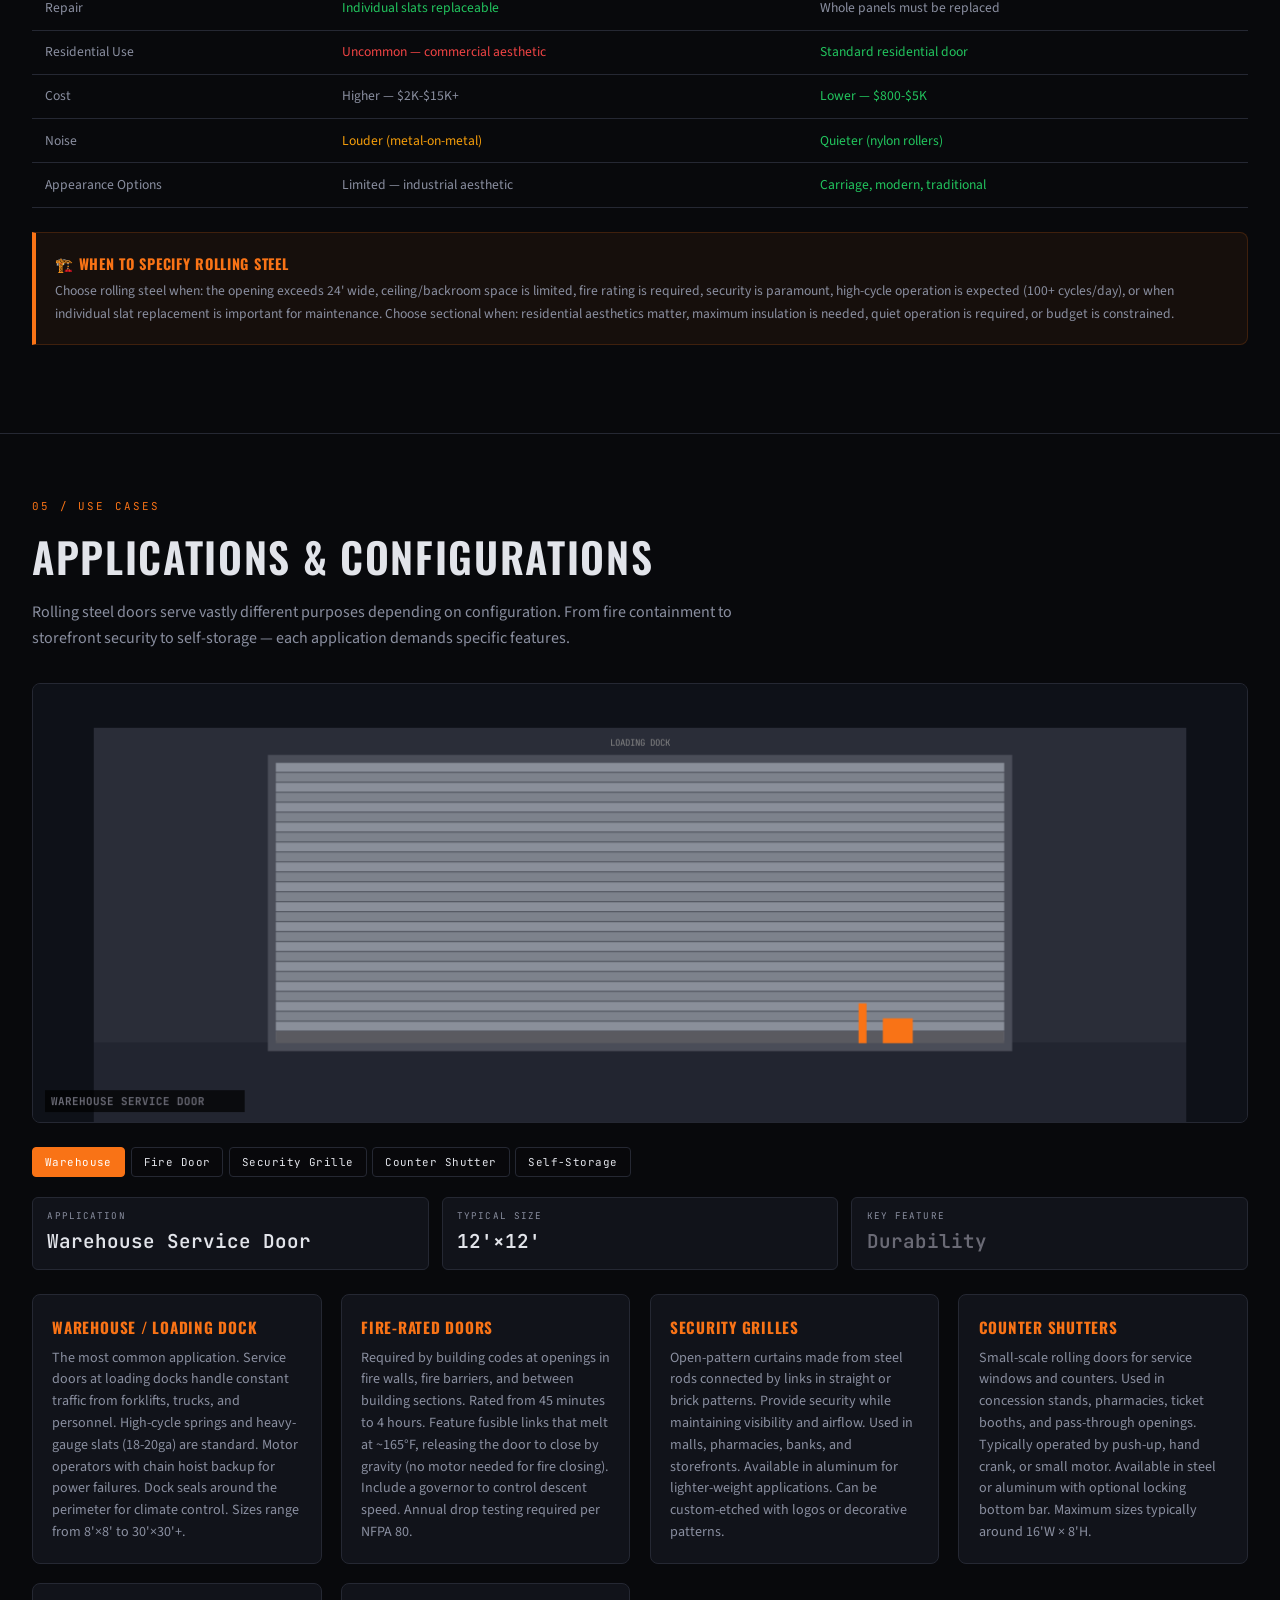
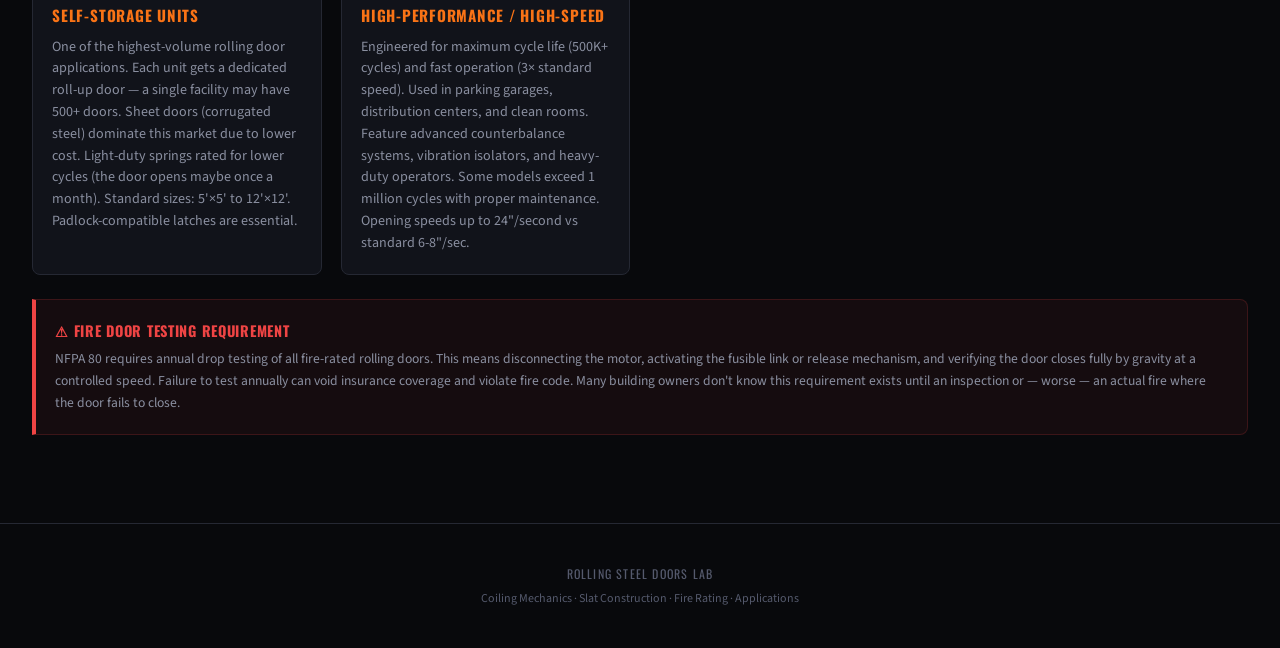
<file: viewers/rolling-steel-lab.html>
<!DOCTYPE html>
<html lang="en">
<head>
<meta charset="UTF-8">
<meta name="viewport" content="width=device-width, initial-scale=1.0">
<title>Rolling Steel Doors Lab — Garage Door Science</title>
<link href="https://fonts.googleapis.com/css2?family=Oswald:wght@300;400;600;700&family=Source+Sans+Pro:wght@300;400;600&family=JetBrains+Mono:wght@400;600&display=swap" rel="stylesheet">
<style>
*,*::before,*::after{margin:0;padding:0;box-sizing:border-box}
:root{
--bg:#08090c;--surface:#11131a;--surface2:#181b24;--border:#252833;
--accent:#f97316;--accent2:#fb923c;--accentDim:#7c2d12;
--steel:#94a3b8;--steelBright:#cbd5e1;
--text:#e2e4ea;--text2:#8a8fa0;--text3:#555a6d;
--danger:#ef4444;--success:#22c55e;--warn:#f59e0b;
}
body{background:var(--bg);color:var(--text);font-family:'Source Sans Pro',sans-serif;line-height:1.65;overflow-x:hidden}

.hero{position:relative;min-height:60vh;display:flex;align-items:center;justify-content:center;text-align:center;overflow:hidden;border-bottom:1px solid var(--border);background:linear-gradient(180deg,rgba(148,163,184,.08) 0%,var(--bg) 100%)}
.hero canvas{position:absolute;inset:0;z-index:0}
.hero-content{position:relative;z-index:2;padding:2rem}
.hero h1{font-family:'Oswald',sans-serif;font-weight:700;font-size:clamp(2rem,5.5vw,4.2rem);text-transform:uppercase;letter-spacing:.06em;line-height:1.1;margin-bottom:.4rem}
.hero h1 .steel{color:var(--steel)}
.hero h1 .orange{color:var(--accent)}
.hero .sub{font-family:'JetBrains Mono',monospace;font-size:clamp(.65rem,1.2vw,.85rem);color:var(--text2);letter-spacing:.18em;text-transform:uppercase}
.hero .stat-row{display:flex;gap:2rem;justify-content:center;margin-top:1.5rem;flex-wrap:wrap}
.hero .stat{text-align:center}
.hero .stat-num{font-family:'Oswald',sans-serif;font-size:2rem;font-weight:700;color:var(--accent)}
.hero .stat-label{font-family:'JetBrains Mono',monospace;font-size:.6rem;color:var(--text2);letter-spacing:.12em;text-transform:uppercase}

.nav{position:sticky;top:0;z-index:100;background:rgba(8,9,12,.95);backdrop-filter:blur(14px);border-bottom:1px solid var(--border);overflow-x:auto;white-space:nowrap}
.nav-inner{display:flex;max-width:1300px;margin:0 auto}
.nav a{display:inline-block;padding:.8rem 1.1rem;color:var(--text2);text-decoration:none;font-family:'Oswald',sans-serif;font-size:.78rem;letter-spacing:.1em;text-transform:uppercase;border-bottom:2px solid transparent;transition:all .3s}
.nav a:hover,.nav a.active{color:var(--accent);border-bottom-color:var(--accent)}

.section{max-width:1300px;margin:0 auto;padding:4rem 2rem;opacity:0;transform:translateY(25px);transition:opacity .7s,transform .7s}
.section.visible{opacity:1;transform:translateY(0)}
.section-tag{font-family:'JetBrains Mono',monospace;font-size:.68rem;color:var(--accent);letter-spacing:.2em;text-transform:uppercase;margin-bottom:.35rem}
.section-title{font-family:'Oswald',sans-serif;font-size:clamp(1.5rem,3.5vw,2.6rem);font-weight:600;text-transform:uppercase;letter-spacing:.04em;margin-bottom:.5rem}
.section-desc{color:var(--text2);font-size:1rem;max-width:750px;margin-bottom:2rem}

.canvas-wrap{position:relative;width:100%;background:var(--surface);border:1px solid var(--border);border-radius:8px;overflow:hidden;margin-bottom:1.5rem}
.canvas-wrap canvas{width:100%!important;height:100%!important;display:block}

.ctrl-btn{background:rgba(8,9,12,.88);border:1px solid var(--border);color:var(--text);padding:.4rem .75rem;border-radius:4px;cursor:pointer;font-family:'JetBrains Mono',monospace;font-size:.68rem;letter-spacing:.04em;transition:all .2s;white-space:nowrap;-webkit-appearance:none;appearance:none;line-height:1.4}
.ctrl-btn:hover{border-color:var(--accent);color:var(--accent)}
.ctrl-btn.active{background:var(--accent);color:#fff;border-color:var(--accent)}

.info-grid{display:grid;grid-template-columns:repeat(auto-fit,minmax(270px,1fr));gap:1.2rem;margin-top:1.5rem}
.info-card{background:var(--surface);border:1px solid var(--border);border-radius:8px;padding:1.2rem;transition:border-color .3s}
.info-card:hover{border-color:var(--accent)}
.info-card h3{font-family:'Oswald',sans-serif;font-size:.95rem;text-transform:uppercase;letter-spacing:.05em;color:var(--accent);margin-bottom:.5rem}
.info-card p{color:var(--text2);font-size:.88rem;line-height:1.55}

.readout{display:flex;gap:.8rem;flex-wrap:wrap;margin:1.2rem 0}
.readout-item{background:var(--surface);border:1px solid var(--border);border-radius:6px;padding:.7rem .9rem;min-width:110px;flex:1}
.readout-label{font-family:'JetBrains Mono',monospace;font-size:.58rem;color:var(--text2);text-transform:uppercase;letter-spacing:.12em}
.readout-value{font-family:'JetBrains Mono',monospace;font-size:1.2rem;font-weight:600;margin-top:.15rem}
.readout-unit{font-size:.65rem;color:var(--text2);font-weight:400}

.callout{background:rgba(249,115,22,.06);border:1px solid rgba(249,115,22,.18);border-left:4px solid var(--accent);border-radius:0 8px 8px 0;padding:1.2rem;margin:1.5rem 0}
.callout h4{font-family:'Oswald',sans-serif;color:var(--accent);text-transform:uppercase;letter-spacing:.05em;margin-bottom:.3rem;font-size:.9rem}
.callout p{color:var(--text2);font-size:.85rem}

.warning-box{background:rgba(239,68,68,.06);border:1px solid rgba(239,68,68,.18);border-left:4px solid var(--danger);border-radius:0 8px 8px 0;padding:1.2rem;margin:1.5rem 0}
.warning-box h4{font-family:'Oswald',sans-serif;color:var(--danger);text-transform:uppercase;letter-spacing:.05em;margin-bottom:.3rem;font-size:.9rem}
.warning-box p{color:var(--text2);font-size:.85rem}

.comparison-table{width:100%;border-collapse:collapse;margin:1.5rem 0;font-size:.85rem}
.comparison-table th{font-family:'Oswald',sans-serif;text-transform:uppercase;letter-spacing:.05em;color:var(--accent);padding:.8rem;text-align:left;border-bottom:2px solid var(--border);font-size:.8rem}
.comparison-table td{padding:.65rem .8rem;border-bottom:1px solid var(--border);color:var(--text2)}
.comparison-table tr:hover td{background:var(--surface)}
.comparison-table .good{color:var(--success)}
.comparison-table .mid{color:var(--warn)}
.comparison-table .poor{color:var(--danger)}

.divider{height:1px;background:var(--border);margin:0}
.footer{text-align:center;padding:2.5rem 2rem;color:var(--text3);font-size:.75rem;border-top:1px solid var(--border)}

@media(max-width:768px){.section{padding:2.5rem 1rem}.info-grid{grid-template-columns:1fr}.readout-item{min-width:90px}.comparison-table{font-size:.75rem}}
</style>
</head>
<body>

<div class="hero">
<canvas id="heroCanvas"></canvas>
<div class="hero-content">
<h1><span class="steel">Rolling Steel</span> <span class="orange">Doors</span> Lab</h1>
<div class="sub">Coiling Mechanics · Slat Construction · Fire Rating · Applications</div>
<div class="stat-row">
<div class="stat"><div class="stat-num">40'×30'</div><div class="stat-label">Max Opening Size</div></div>
<div class="stat"><div class="stat-num">500K+</div><div class="stat-label">Cycle Life (High-Perf)</div></div>
<div class="stat"><div class="stat-num">4 hr</div><div class="stat-label">Max Fire Rating</div></div>
</div>
</div>
</div>

<div class="nav">
<div class="nav-inner">
<a href="#anatomy">Anatomy</a>
<a href="#coiling">Coiling Mechanics</a>
<a href="#slat-types">Slat Types</a>
<a href="#vs-sectional">vs Sectional</a>
<a href="#applications">Applications</a>
</div>
</div>

<!-- ═══ SECTION 1: ANATOMY ═══ -->
<div class="section" id="anatomy">
<div class="section-tag">01 / Components</div>
<div class="section-title">Rolling Door Anatomy</div>
<div class="section-desc">A rolling steel door is fundamentally different from a sectional garage door. Instead of hinged panels riding on tracks, it uses interlocking steel slats that coil around a barrel above the opening — like a giant steel window shade.</div>

<div class="canvas-wrap" style="height:520px">
<canvas id="anatomyCanvas"></canvas>
</div>
<div style="display:flex;gap:.35rem;margin-bottom:1rem;flex-wrap:wrap">
<button class="ctrl-btn active" onclick="setAnatomyView(0)">Full View</button>
<button class="ctrl-btn" onclick="setAnatomyView(1)">Curtain Detail</button>
<button class="ctrl-btn" onclick="setAnatomyView(2)">Barrel Detail</button>
</div>

<div class="info-grid">
<div class="info-card"><h3>Curtain (Slats)</h3><p>The visible "door" — interlocking roll-formed steel slats that create a continuous curtain. Each slat hooks into the one above via a curved interlocking profile. Slats are typically 2-3 inches tall and available in 18-26 gauge galvanized steel, stainless steel, or aluminum. End locks at each slat end prevent lateral separation and add wind resistance.</p></div>
<div class="info-card"><h3>Barrel (Pipe Shaft)</h3><p>A steel pipe at the top of the opening around which the curtain coils. The barrel houses the torsion spring that counterbalances the curtain's weight. The barrel is supported by bracket plates on each side and concealed by a hood. Barrel diameter depends on door size — larger doors need larger barrels to accommodate the coiled curtain.</p></div>
<div class="info-card"><h3>Guides</h3><p>Vertical steel channels on each side of the opening that the curtain rides in. Guides keep the curtain aligned and prevent it from swaying. They're typically L-shaped or U-shaped channels bolted to the wall or jamb. The gap between the guide and the slat edge is tight enough to prevent prying but loose enough for smooth operation.</p></div>
<div class="info-card"><h3>Bottom Bar</h3><p>A heavy steel angle or channel at the bottom of the curtain. It adds rigidity, prevents the curtain from over-traveling, and typically holds the astragal (rubber seal) that seals against the floor. On motorized doors, the bottom bar may include a sensing edge that triggers auto-reverse on contact with an obstruction.</p></div>
<div class="info-card"><h3>Hood</h3><p>A non-structural sheet metal cover that conceals and protects the barrel, coiled curtain, and spring mechanism. Hoods can be round, flat, or custom-shaped. On exterior installations, the hood prevents weather from degrading the spring and curtain coil. Required by OSHA and UL 325 on power-operated doors to prevent contact with moving parts.</p></div>
<div class="info-card"><h3>Counterbalance Spring</h3><p>A torsion spring inside the barrel that stores energy as the door closes and releases it to assist opening. Computer-matched to the curtain weight for smooth operation. Spring types include helical torsion (standard), oil-tempered (high-cycle), and motor-driven (springless). High-cycle springs rated for 100,000+ cycles are available for heavy-use applications.</p></div>
</div>
</div>
<div class="divider"></div>

<!-- ═══ SECTION 2: COILING MECHANICS ═══ -->
<div class="section" id="coiling">
<div class="section-tag">02 / How It Works</div>
<div class="section-title">Coiling Mechanism</div>
<div class="section-desc">Watch how the curtain rolls up and down. The spring-loaded barrel does the heavy lifting — as the door closes, it winds the spring, storing energy. When opening, the spring releases that energy, assisting the motor or manual lift.</div>

<div class="canvas-wrap" style="height:500px">
<canvas id="coilingCanvas"></canvas>
</div>
<div style="display:flex;gap:.35rem;margin-bottom:1rem;flex-wrap:wrap">
<button class="ctrl-btn" onclick="coilOpen()">Open Door</button>
<button class="ctrl-btn" onclick="coilClose()">Close Door</button>
<button class="ctrl-btn" onclick="coilStop()">Stop</button>
</div>

<div class="readout">
<div class="readout-item"><div class="readout-label">Door Position</div><div class="readout-value" id="coilPos">Closed<span class="readout-unit"> (100%)</span></div></div>
<div class="readout-item"><div class="readout-label">Spring Tension</div><div class="readout-value" id="coilSpring" style="color:var(--accent)">Maximum</div></div>
<div class="readout-item"><div class="readout-label">Coil Wraps</div><div class="readout-value" id="coilWraps">0</div></div>
<div class="readout-item"><div class="readout-label">Operation</div><div class="readout-value" id="coilOp">IDLE</div></div>
</div>

<div class="callout">
<h4>⚡ Spring Energy</h4>
<p>The counterbalance spring is under maximum tension when the door is fully closed and minimum tension when fully open. This is the opposite of a sectional door's torsion spring, which is at max tension when the door is closed but for a different reason — the rolling door's spring must help lift the full weight of the curtain from closed position. A 20-foot-wide rolling steel service door curtain can weigh 800+ pounds.</p>
</div>
</div>
<div class="divider"></div>

<!-- ═══ SECTION 3: SLAT TYPES ═══ -->
<div class="section" id="slat-types">
<div class="section-tag">03 / Construction</div>
<div class="section-title">Slat Profiles & Types</div>
<div class="section-desc">The slat profile determines the door's strength, insulation, and appearance. Different applications call for different slat designs — from solid security to perforated ventilation to insulated climate control.</div>

<div class="canvas-wrap" style="height:420px">
<canvas id="slatCanvas"></canvas>
</div>
<div style="display:flex;gap:.35rem;margin-bottom:1rem;flex-wrap:wrap">
<button class="ctrl-btn active" onclick="setSlatType(0)">Flat Slat</button>
<button class="ctrl-btn" onclick="setSlatType(1)">Curved Slat</button>
<button class="ctrl-btn" onclick="setSlatType(2)">Insulated</button>
<button class="ctrl-btn" onclick="setSlatType(3)">Perforated</button>
<button class="ctrl-btn" onclick="setSlatType(4)">Grille (Rods/Links)</button>
</div>

<div class="readout">
<div class="readout-item"><div class="readout-label">Profile</div><div class="readout-value" id="slatProfile">Flat Slat</div></div>
<div class="readout-item"><div class="readout-label">R-Value</div><div class="readout-value" id="slatR">R-0</div></div>
<div class="readout-item"><div class="readout-label">Wind Rating</div><div class="readout-value" id="slatWind">Standard</div></div>
<div class="readout-item"><div class="readout-label">Visibility</div><div class="readout-value" id="slatVis">None</div></div>
</div>
</div>
<div class="divider"></div>

<!-- ═══ SECTION 4: VS SECTIONAL ═══ -->
<div class="section" id="vs-sectional">
<div class="section-tag">04 / Comparison</div>
<div class="section-title">Rolling Steel vs Sectional Doors</div>
<div class="section-desc">These are fundamentally different door systems. Each has clear advantages depending on the application. Understanding the trade-offs helps specify the right door for the job.</div>

<table class="comparison-table">
<thead><tr><th>Feature</th><th>Rolling Steel</th><th>Sectional</th></tr></thead>
<tbody>
<tr><td>Opening Size</td><td class="good">Up to 40'W × 30'H</td><td>Up to ~24'W × 18'H</td></tr>
<tr><td>Ceiling Space</td><td class="good">Minimal — coils above opening</td><td class="poor">Requires full backroom depth</td></tr>
<tr><td>Security</td><td class="good">Interlocking steel slats</td><td>Moderate — panels can be pried</td></tr>
<tr><td>Insulation (max)</td><td>R-10 (foam-filled slats)</td><td class="good">R-18 (polyurethane injected)</td></tr>
<tr><td>Cycle Life</td><td class="good">25K–500K+ cycles</td><td>10K–50K cycles</td></tr>
<tr><td>Fire Rating</td><td class="good">Up to 4 hours</td><td class="poor">Not typically fire-rated</td></tr>
<tr><td>Wind Load</td><td class="good">Engineered to spec, missile-rated</td><td>Available but fewer options</td></tr>
<tr><td>Repair</td><td class="good">Individual slats replaceable</td><td>Whole panels must be replaced</td></tr>
<tr><td>Residential Use</td><td class="poor">Uncommon — commercial aesthetic</td><td class="good">Standard residential door</td></tr>
<tr><td>Cost</td><td>Higher — $2K-$15K+</td><td class="good">Lower — $800-$5K</td></tr>
<tr><td>Noise</td><td class="mid">Louder (metal-on-metal)</td><td class="good">Quieter (nylon rollers)</td></tr>
<tr><td>Appearance Options</td><td>Limited — industrial aesthetic</td><td class="good">Carriage, modern, traditional</td></tr>
</tbody>
</table>

<div class="callout">
<h4>🏗️ When to Specify Rolling Steel</h4>
<p>Choose rolling steel when: the opening exceeds 24' wide, ceiling/backroom space is limited, fire rating is required, security is paramount, high-cycle operation is expected (100+ cycles/day), or when individual slat replacement is important for maintenance. Choose sectional when: residential aesthetics matter, maximum insulation is needed, quiet operation is required, or budget is constrained.</p>
</div>
</div>
<div class="divider"></div>

<!-- ═══ SECTION 5: APPLICATIONS ═══ -->
<div class="section" id="applications">
<div class="section-tag">05 / Use Cases</div>
<div class="section-title">Applications & Configurations</div>
<div class="section-desc">Rolling steel doors serve vastly different purposes depending on configuration. From fire containment to storefront security to self-storage — each application demands specific features.</div>

<div class="canvas-wrap" style="height:440px">
<canvas id="appCanvas"></canvas>
</div>
<div style="display:flex;gap:.35rem;margin-bottom:1rem;flex-wrap:wrap">
<button class="ctrl-btn active" onclick="setApp(0)">Warehouse</button>
<button class="ctrl-btn" onclick="setApp(1)">Fire Door</button>
<button class="ctrl-btn" onclick="setApp(2)">Security Grille</button>
<button class="ctrl-btn" onclick="setApp(3)">Counter Shutter</button>
<button class="ctrl-btn" onclick="setApp(4)">Self-Storage</button>
</div>

<div class="readout">
<div class="readout-item"><div class="readout-label">Application</div><div class="readout-value" id="appName">Warehouse Service Door</div></div>
<div class="readout-item"><div class="readout-label">Typical Size</div><div class="readout-value" id="appSize">12'×12'</div></div>
<div class="readout-item"><div class="readout-label">Key Feature</div><div class="readout-value" id="appFeature" style="color:var(--accent)">Durability</div></div>
</div>

<div class="info-grid">
<div class="info-card"><h3>Warehouse / Loading Dock</h3><p>The most common application. Service doors at loading docks handle constant traffic from forklifts, trucks, and personnel. High-cycle springs and heavy-gauge slats (18-20ga) are standard. Motor operators with chain hoist backup for power failures. Dock seals around the perimeter for climate control. Sizes range from 8'×8' to 30'×30'+.</p></div>
<div class="info-card"><h3>Fire-Rated Doors</h3><p>Required by building codes at openings in fire walls, fire barriers, and between building sections. Rated from 45 minutes to 4 hours. Feature fusible links that melt at ~165°F, releasing the door to close by gravity (no motor needed for fire closing). Include a governor to control descent speed. Annual drop testing required per NFPA 80.</p></div>
<div class="info-card"><h3>Security Grilles</h3><p>Open-pattern curtains made from steel rods connected by links in straight or brick patterns. Provide security while maintaining visibility and airflow. Used in malls, pharmacies, banks, and storefronts. Available in aluminum for lighter-weight applications. Can be custom-etched with logos or decorative patterns.</p></div>
<div class="info-card"><h3>Counter Shutters</h3><p>Small-scale rolling doors for service windows and counters. Used in concession stands, pharmacies, ticket booths, and pass-through openings. Typically operated by push-up, hand crank, or small motor. Available in steel or aluminum with optional locking bottom bar. Maximum sizes typically around 16'W × 8'H.</p></div>
<div class="info-card"><h3>Self-Storage Units</h3><p>One of the highest-volume rolling door applications. Each unit gets a dedicated roll-up door — a single facility may have 500+ doors. Sheet doors (corrugated steel) dominate this market due to lower cost. Light-duty springs rated for lower cycles (the door opens maybe once a month). Standard sizes: 5'×5' to 12'×12'. Padlock-compatible latches are essential.</p></div>
<div class="info-card"><h3>High-Performance / High-Speed</h3><p>Engineered for maximum cycle life (500K+ cycles) and fast operation (3× standard speed). Used in parking garages, distribution centers, and clean rooms. Feature advanced counterbalance systems, vibration isolators, and heavy-duty operators. Some models exceed 1 million cycles with proper maintenance. Opening speeds up to 24"/second vs standard 6-8"/sec.</p></div>
</div>

<div class="warning-box">
<h4>⚠ Fire Door Testing Requirement</h4>
<p>NFPA 80 requires annual drop testing of all fire-rated rolling doors. This means disconnecting the motor, activating the fusible link or release mechanism, and verifying the door closes fully by gravity at a controlled speed. Failure to test annually can void insurance coverage and violate fire code. Many building owners don't know this requirement exists until an inspection or — worse — an actual fire where the door fails to close.</p>
</div>
</div>

<div class="footer">
<p style="font-family:'Oswald',sans-serif;text-transform:uppercase;letter-spacing:.1em;margin-bottom:.3rem">Rolling Steel Doors Lab</p>
<p>Coiling Mechanics · Slat Construction · Fire Rating · Applications</p>
</div>

<script>
// ─── UTILS ───
const sObs=new IntersectionObserver(e=>{e.forEach(en=>{if(en.isIntersecting)en.target.classList.add('visible')})},{threshold:0.05});
document.querySelectorAll('.section').forEach(s=>sObs.observe(s));
const navSections=document.querySelectorAll('.section[id]');
const navLinks=document.querySelectorAll('.nav a');
window.addEventListener('scroll',()=>{let cur='';navSections.forEach(s=>{if(window.scrollY>=s.offsetTop-200)cur=s.id});navLinks.forEach(a=>{a.classList.toggle('active',a.getAttribute('href')==='#'+cur)})},{passive:true});
function fitCanvas(c){const r=c.parentElement.getBoundingClientRect();if(c.width!==r.width||c.height!==r.height){c.width=r.width;c.height=r.height}return{w:r.width,h:r.height}}

// ═══ HERO ═══
(function(){const c=document.getElementById('heroCanvas');const ctx=c.getContext('2d');let t=0;
const slats=[];for(let i=0;i<15;i++)slats.push({y:Math.random(),x:0.1+Math.random()*0.8,w:0.3+Math.random()*0.4,speed:0.0003+Math.random()*0.0002,alpha:0.04+Math.random()*0.04});
(function anim(){requestAnimationFrame(anim);t+=0.01;const{w,h}=fitCanvas(c);ctx.clearRect(0,0,w,h);
slats.forEach(s=>{s.y-=s.speed;if(s.y<-0.05){s.y=1.05;s.x=0.1+Math.random()*0.8;s.w=0.3+Math.random()*0.4}
ctx.fillStyle=`rgba(148,163,184,${s.alpha})`;ctx.fillRect(s.x*w,s.y*h,s.w*w,3)})})()})();

// ═══ SECTION 1: ANATOMY ═══
let anatomyView=0;
const anaC=document.getElementById('anatomyCanvas');const anaCtx=anaC.getContext('2d');

function drawAnatomy(){
  requestAnimationFrame(drawAnatomy);
  const{w,h}=fitCanvas(anaC);const ctx=anaCtx;
  ctx.clearRect(0,0,w,h);ctx.fillStyle='#0e1118';ctx.fillRect(0,0,w,h);

  if(anatomyView===0){
    // Full side-view cross-section
    const wallL=w*0.15,wallR=w*0.85,wallTop=h*0.12,floorY=h*0.88;
    const guideW=12;
    const openW=wallR-wallL;

    // Wall
    ctx.fillStyle='#3a3530';
    ctx.fillRect(wallL-40,wallTop,42,floorY-wallTop);
    ctx.fillRect(wallR-2,wallTop,42,floorY-wallTop);
    // Floor
    ctx.fillStyle='#2a2a30';ctx.fillRect(wallL-40,floorY,openW+80,h-floorY);

    // Guides (vertical channels)
    ctx.fillStyle='#6a6a75';
    ctx.fillRect(wallL-2,wallTop+40,guideW,floorY-wallTop-40);
    ctx.fillRect(wallR-guideW+2,wallTop+40,guideW,floorY-wallTop-40);

    // Hood above opening
    const hoodY=wallTop+10,hoodH=55;
    ctx.fillStyle='#555560';
    ctx.beginPath();ctx.moveTo(wallL-10,hoodY+hoodH);ctx.lineTo(wallL-10,hoodY+5);
    ctx.quadraticCurveTo(wallL-10,hoodY-5,wallL+20,hoodY-5);
    ctx.lineTo(wallR-20,hoodY-5);ctx.quadraticCurveTo(wallR+10,hoodY-5,wallR+10,hoodY+5);
    ctx.lineTo(wallR+10,hoodY+hoodH);ctx.fill();
    ctx.strokeStyle='#6a6a75';ctx.lineWidth=1;ctx.stroke();

    // Barrel (inside hood)
    const barrelCX=(wallL+wallR)/2,barrelCY=hoodY+hoodH/2+5,barrelR=18;
    ctx.fillStyle='#7a7a85';ctx.beginPath();ctx.arc(barrelCX,barrelCY,barrelR,0,Math.PI*2);ctx.fill();
    ctx.fillStyle='#555';ctx.beginPath();ctx.arc(barrelCX,barrelCY,6,0,Math.PI*2);ctx.fill();

    // Coiled curtain around barrel
    for(let i=0;i<4;i++){
      const r=barrelR+3+i*4;
      ctx.strokeStyle=`rgba(148,163,184,${0.4-i*0.08})`;ctx.lineWidth=3;
      ctx.beginPath();ctx.arc(barrelCX,barrelCY,r,0,Math.PI*2);ctx.stroke();
    }

    // Curtain (partially down)
    const curtainTop=hoodY+hoodH;
    const slatH=8,gap=1;
    const numSlats=Math.floor((floorY-curtainTop)/(slatH+gap));
    for(let i=0;i<numSlats;i++){
      const sy=curtainTop+i*(slatH+gap);
      ctx.fillStyle=i%2===0?'#8a8f9a':'#7d828c';
      ctx.fillRect(wallL+guideW-2,sy,openW-guideW*2+4,slatH);
    }

    // Bottom bar
    const bbY=curtainTop+numSlats*(slatH+gap);
    ctx.fillStyle='#6a6a70';ctx.fillRect(wallL+5,bbY,openW-10,12);
    // Astragal
    ctx.fillStyle='#333';ctx.fillRect(wallL+8,bbY+12,openW-16,5);

    // Labels
    ctx.fillStyle='#ccc';ctx.font='bold 11px "JetBrains Mono"';ctx.textAlign='left';
    const labels=[
      {x:wallR+18,y:hoodY+15,text:'HOOD',line:[wallR+10,hoodY+15]},
      {x:wallR+18,y:barrelCY,text:'BARREL + SPRING',line:[wallR+10,barrelCY]},
      {x:wallR+18,y:curtainTop+40,text:'CURTAIN (SLATS)',line:[wallR-guideW+4,curtainTop+40]},
      {x:wallR+18,y:(curtainTop+floorY)/2,text:'GUIDES',line:[wallR-2,floorY/2+curtainTop/2]},
      {x:wallR+18,y:bbY+5,text:'BOTTOM BAR',line:[wallR-guideW+4,bbY+5]},
      {x:wallR+18,y:bbY+18,text:'ASTRAGAL (SEAL)',line:[wallR-guideW+4,bbY+18]},
    ];
    labels.forEach(l=>{
      ctx.fillStyle='#bbb';ctx.fillText(l.text,l.x,l.y+4);
      ctx.strokeStyle='#555';ctx.lineWidth=1;ctx.beginPath();ctx.moveTo(l.line[0],l.line[1]);ctx.lineTo(l.x-4,l.y);ctx.stroke();
      ctx.fillStyle='#f97316';ctx.beginPath();ctx.arc(l.line[0],l.line[1],3,0,Math.PI*2);ctx.fill();
    });

    // Title
    ctx.fillStyle='#888';ctx.font='10px "JetBrains Mono"';ctx.textAlign='center';
    ctx.fillText('ROLLING STEEL DOOR — FRONT CROSS-SECTION',(wallL+wallR)/2,h-8);

  } else if(anatomyView===1){
    // Curtain detail - zoomed slat interlocking
    ctx.fillStyle='#aaa';ctx.font='bold 14px "Oswald"';ctx.textAlign='center';
    ctx.fillText('SLAT INTERLOCK DETAIL',w/2,30);

    const cx=w*0.4,startY=h*0.1;
    for(let i=0;i<6;i++){
      const sy=startY+i*55;
      const slatW=w*0.5;
      // Slat body
      ctx.fillStyle=i%2===0?'#8a8f9a':'#7d828c';
      ctx.fillRect(cx-slatW/2,sy,slatW,30);
      // Curved interlock at bottom
      ctx.fillStyle='#6a6f7a';
      ctx.beginPath();
      ctx.moveTo(cx-slatW/2,sy+30);ctx.lineTo(cx+slatW/2,sy+30);
      ctx.lineTo(cx+slatW/2,sy+38);ctx.quadraticCurveTo(cx+slatW/2-5,sy+42,cx+slatW/2-20,sy+40);
      ctx.lineTo(cx-slatW/2+20,sy+40);ctx.quadraticCurveTo(cx-slatW/2+5,sy+42,cx-slatW/2,sy+38);
      ctx.fill();
      // Top hook
      ctx.fillStyle='#6a6f7a';
      ctx.beginPath();
      ctx.moveTo(cx-slatW/2,sy);ctx.lineTo(cx+slatW/2,sy);
      ctx.lineTo(cx+slatW/2,sy-6);ctx.quadraticCurveTo(cx+slatW/2-5,sy-9,cx+slatW/2-15,sy-8);
      ctx.lineTo(cx-slatW/2+15,sy-8);ctx.quadraticCurveTo(cx-slatW/2+5,sy-9,cx-slatW/2,sy-6);
      ctx.fill();
      // End lock indicators
      ctx.fillStyle='#f97316';ctx.fillRect(cx-slatW/2-2,sy+5,4,20);
      ctx.fillRect(cx+slatW/2-2,sy+5,4,20);
    }
    // Labels
    ctx.fillStyle='#ccc';ctx.font='10px "JetBrains Mono"';ctx.textAlign='left';
    ctx.fillText('INTERLOCK PROFILE',cx+w*0.28,startY+60);
    ctx.fillText('END LOCKS',cx+w*0.28,startY+120);
    ctx.fillStyle='#888';ctx.fillText('(prevent lateral',cx+w*0.28,startY+135);
    ctx.fillText(' separation)',cx+w*0.28,startY+150);

  } else {
    // Barrel detail
    ctx.fillStyle='#aaa';ctx.font='bold 14px "Oswald"';ctx.textAlign='center';
    ctx.fillText('BARREL & COUNTERBALANCE DETAIL',w/2,30);

    const cx=w/2,cy=h*0.45,br=60;
    // Barrel pipe
    ctx.fillStyle='#7a7a85';ctx.strokeStyle='#999';ctx.lineWidth=2;
    ctx.beginPath();ctx.arc(cx,cy,br,0,Math.PI*2);ctx.fill();ctx.stroke();
    // Spring inside (coiled representation)
    ctx.strokeStyle='#f97316';ctx.lineWidth=3;
    for(let a=0;a<Math.PI*6;a+=0.08){
      const r=15+a*3;
      if(r>br-5)break;
      const x=cx+Math.cos(a)*r,y=cy+Math.sin(a)*r;
      if(a===0)ctx.beginPath();
      a<0.08?ctx.moveTo(x,y):ctx.lineTo(x,y);
    }
    ctx.stroke();
    // Center shaft
    ctx.fillStyle='#555';ctx.beginPath();ctx.arc(cx,cy,10,0,Math.PI*2);ctx.fill();

    // Curtain wraps around barrel
    for(let i=0;i<5;i++){
      const r=br+4+i*5;
      ctx.strokeStyle=`rgba(148,163,184,${0.5-i*0.08})`;ctx.lineWidth=4;
      ctx.beginPath();ctx.arc(cx,cy,r,0,Math.PI*2);ctx.stroke();
    }

    // Bracket plates
    ctx.fillStyle='#555';
    ctx.fillRect(cx-br-30,cy-8,25,16);
    ctx.fillRect(cx+br+5,cy-8,25,16);

    // Labels
    ctx.fillStyle='#ccc';ctx.font='10px "JetBrains Mono"';ctx.textAlign='center';
    ctx.fillText('TORSION SPRING',cx,cy+br+30);
    ctx.fillText('(inside barrel)',cx,cy+br+45);
    ctx.fillText('COILED CURTAIN',cx,cy-br-20);
    ctx.fillText('BRACKET',cx-br-18,cy+30);
    ctx.fillText('BRACKET',cx+br+18,cy+30);
  }
}
drawAnatomy();
function setAnatomyView(v){anatomyView=v;document.querySelectorAll('#anatomy .ctrl-btn').forEach((b,i)=>b.classList.toggle('active',i===v))}

// ═══ SECTION 2: COILING ANIMATION ═══
let coilPos=1,coilDir=0; // 0=closed, 1=open, pos 0-1 (0=open,1=closed)
const coilC=document.getElementById('coilingCanvas');const coilCtx=coilC.getContext('2d');

function drawCoiling(){
  requestAnimationFrame(drawCoiling);
  const{w,h}=fitCanvas(coilC);const ctx=coilCtx;
  ctx.clearRect(0,0,w,h);ctx.fillStyle='#0e1118';ctx.fillRect(0,0,w,h);

  // Animate
  if(coilDir!==0){
    coilPos+=coilDir*0.008;
    if(coilPos<=0){coilPos=0;coilDir=0}
    if(coilPos>=1){coilPos=1;coilDir=0}
  }

  const wallL=w*0.2,wallR=w*0.8,wallTop=h*0.08,floorY=h*0.9;
  const openH=floorY-wallTop-60;
  const guideW=10;

  // Walls
  ctx.fillStyle='#3a3530';
  ctx.fillRect(wallL-35,wallTop,37,floorY-wallTop);
  ctx.fillRect(wallR-2,wallTop,37,floorY-wallTop);
  ctx.fillStyle='#2a2a30';ctx.fillRect(wallL-35,floorY,wallR-wallL+70,h-floorY);

  // Guides
  ctx.fillStyle='#6a6a75';
  ctx.fillRect(wallL-2,wallTop+55,guideW,floorY-wallTop-55);
  ctx.fillRect(wallR-guideW+2,wallTop+55,guideW,floorY-wallTop-55);

  // Hood
  const hoodY=wallTop+5,hoodH=50;
  ctx.fillStyle='#555560';
  ctx.beginPath();ctx.moveTo(wallL-8,hoodY+hoodH);
  ctx.lineTo(wallL-8,hoodY+5);ctx.quadraticCurveTo(wallL-8,hoodY-3,wallL+15,hoodY-3);
  ctx.lineTo(wallR-15,hoodY-3);ctx.quadraticCurveTo(wallR+8,hoodY-3,wallR+8,hoodY+5);
  ctx.lineTo(wallR+8,hoodY+hoodH);ctx.fill();

  // Barrel + coil
  const bCX=(wallL+wallR)/2,bCY=hoodY+hoodH/2+5,bR=14;
  ctx.fillStyle='#7a7a85';ctx.beginPath();ctx.arc(bCX,bCY,bR,0,Math.PI*2);ctx.fill();
  // Coiled curtain wraps (more wraps when more open)
  const wraps=Math.floor((1-coilPos)*8);
  for(let i=0;i<wraps;i++){
    const r=bR+3+i*3.5;
    ctx.strokeStyle=`rgba(148,163,184,${0.45-i*0.04})`;ctx.lineWidth=3;
    ctx.beginPath();ctx.arc(bCX,bCY,r,0,Math.PI*2);ctx.stroke();
  }

  // Spring tension indicator
  const springTension=coilPos; // max when closed
  ctx.strokeStyle=`hsl(${30-springTension*30},80%,${45+springTension*10}%)`;ctx.lineWidth=2;
  for(let a=0;a<Math.PI*4;a+=0.1){
    const r=5+a*2;if(r>bR-3)break;
    const x=bCX+Math.cos(a)*r,y=bCY+Math.sin(a)*r;
    a<0.1?ctx.beginPath()&&ctx.moveTo(x,y):ctx.lineTo(x,y);
  }ctx.stroke();

  // Curtain
  const curtainTop=hoodY+hoodH;
  const curtainH=openH*coilPos;
  const slatH=7,gap=1;
  const numSlats=Math.floor(curtainH/(slatH+gap));
  for(let i=0;i<numSlats;i++){
    const sy=curtainTop+i*(slatH+gap);
    ctx.fillStyle=i%2===0?'#8a8f9a':'#7d828c';
    ctx.fillRect(wallL+guideW-2,sy,wallR-wallL-guideW*2+4,slatH);
  }

  // Bottom bar
  if(numSlats>0){
    const bbY=curtainTop+numSlats*(slatH+gap);
    ctx.fillStyle='#5a5a60';ctx.fillRect(wallL+5,bbY,wallR-wallL-10,10);
    ctx.fillStyle='#333';ctx.fillRect(wallL+8,bbY+10,wallR-wallL-16,4);
  }

  // Update readouts
  const pct=Math.round(coilPos*100);
  document.getElementById('coilPos').innerHTML=(pct===0?'Open':pct===100?'Closed':pct+'%')+'<span class="readout-unit"> ('+(100-pct)+'% open)</span>';
  document.getElementById('coilSpring').textContent=pct>75?'High':pct>40?'Medium':'Low';
  document.getElementById('coilSpring').style.color=pct>75?'var(--danger)':pct>40?'var(--warn)':'var(--success)';
  document.getElementById('coilWraps').textContent=wraps;
  document.getElementById('coilOp').textContent=coilDir<0?'OPENING ↑':coilDir>0?'CLOSING ↓':'IDLE';
  document.getElementById('coilOp').style.color=coilDir!==0?'var(--accent)':'var(--text2)';
}
drawCoiling();
function coilOpen(){coilDir=-1}
function coilClose(){coilDir=1}
function coilStop(){coilDir=0}

// ═══ SECTION 3: SLAT TYPES ═══
let slatType=0;
const slatTypes=[
  {name:'Flat Slat',r:'R-0',wind:'Standard',vis:'None',desc:'Standard roll-formed flat profile. Economical, good security.'},
  {name:'Curved Slat',r:'R-0',wind:'Enhanced',vis:'None',desc:'Curved profile adds strength. Better wind load resistance.'},
  {name:'Insulated (Foam-Filled)',r:'R-7 to R-10',wind:'Standard',vis:'None',desc:'Polyurethane injected between steel skins for thermal performance.'},
  {name:'Perforated Slat',r:'R-0',wind:'Reduced',vis:'Partial (~20%)',desc:'Punched holes allow airflow and limited visibility while maintaining security.'},
  {name:'Grille (Rods & Links)',r:'R-0',wind:'None',vis:'Full (~80%)',desc:'Open pattern of steel rods and links. Maximum visibility and ventilation.'}
];
const slatC=document.getElementById('slatCanvas');const slatCtx=slatC.getContext('2d');

function drawSlats(){
  requestAnimationFrame(drawSlats);
  const{w,h}=fitCanvas(slatC);const ctx=slatCtx;
  ctx.clearRect(0,0,w,h);ctx.fillStyle='#0e1118';ctx.fillRect(0,0,w,h);
  const st=slatTypes[slatType];

  const cx=w*0.35,startY=h*0.08,slatW=w*0.45,slatH=38,gap=4;

  // Title
  ctx.fillStyle='#ccc';ctx.font='bold 13px "Oswald"';ctx.textAlign='center';
  ctx.fillText(st.name.toUpperCase(),cx,startY);

  for(let i=0;i<8;i++){
    const sy=startY+20+i*(slatH+gap);

    if(slatType<=2){
      // Solid slats
      const curve=slatType===1?6:0;
      ctx.fillStyle=i%2===0?'#8a8f9a':'#7d828c';

      if(slatType===2){
        // Insulated — outer steel + foam core + inner steel
        ctx.fillStyle='#8a8f9a';ctx.fillRect(cx-slatW/2,sy,slatW,5); // outer steel
        ctx.fillStyle='#e8d8a0';ctx.fillRect(cx-slatW/2,sy+5,slatW,slatH-10); // foam
        ctx.fillStyle='#8a8f9a';ctx.fillRect(cx-slatW/2,sy+slatH-5,slatW,5); // inner steel
      } else {
        // Flat or curved
        ctx.beginPath();
        if(curve){
          ctx.moveTo(cx-slatW/2,sy+slatH);ctx.lineTo(cx-slatW/2,sy+curve);
          ctx.quadraticCurveTo(cx,sy-curve*1.5,cx+slatW/2,sy+curve);
          ctx.lineTo(cx+slatW/2,sy+slatH);
        } else {
          ctx.rect(cx-slatW/2,sy,slatW,slatH);
        }
        ctx.fill();
      }

      // Interlock line
      ctx.strokeStyle='rgba(0,0,0,0.2)';ctx.lineWidth=1;
      ctx.beginPath();ctx.moveTo(cx-slatW/2,sy+slatH+1);ctx.lineTo(cx+slatW/2,sy+slatH+1);ctx.stroke();

    } else if(slatType===3){
      // Perforated
      ctx.fillStyle=i%2===0?'#8a8f9a':'#7d828c';
      ctx.fillRect(cx-slatW/2,sy,slatW,slatH);
      // Punch holes
      ctx.fillStyle='#0e1118';
      for(let j=0;j<Math.floor(slatW/18);j++){
        for(let k=0;k<2;k++){
          ctx.beginPath();ctx.arc(cx-slatW/2+12+j*18,sy+10+k*18,4,0,Math.PI*2);ctx.fill();
        }
      }
    } else {
      // Grille — rods and links
      if(i%2===0){
        // Horizontal rod
        ctx.fillStyle='#8a8f9a';ctx.fillRect(cx-slatW/2,sy+15,slatW,6);
      }
      // Vertical links
      const linkSpacing=30;
      const offset=i%2===0?0:linkSpacing/2;
      ctx.fillStyle='#7a7f8a';
      for(let j=0;j<Math.floor(slatW/linkSpacing)+1;j++){
        ctx.fillRect(cx-slatW/2+offset+j*linkSpacing,sy,5,slatH);
      }
    }
  }

  // Description panel
  const descX=cx+slatW/2+30;
  ctx.fillStyle='#ccc';ctx.font='11px "JetBrains Mono"';ctx.textAlign='left';
  ctx.fillText('PROFILE: '+st.name,descX,startY+40);
  ctx.fillStyle='#888';ctx.font='10px "Source Sans Pro"';
  // Word wrap description
  const words=st.desc.split(' ');let line='',ly=startY+65;
  words.forEach(word=>{
    if(ctx.measureText(line+word).width>w-descX-20){ctx.fillText(line,descX,ly);ly+=16;line=word+' '}
    else line+=word+' ';
  });
  ctx.fillText(line,descX,ly);

  // Specs
  ly+=30;
  ctx.fillStyle='#aaa';ctx.font='10px "JetBrains Mono"';
  ctx.fillText('R-VALUE: '+st.r,descX,ly);ly+=18;
  ctx.fillText('WIND: '+st.wind,descX,ly);ly+=18;
  ctx.fillText('VISIBILITY: '+st.vis,descX,ly);

  // Update readouts
  document.getElementById('slatProfile').textContent=st.name;
  document.getElementById('slatR').textContent=st.r;
  document.getElementById('slatWind').textContent=st.wind;
  document.getElementById('slatVis').textContent=st.vis;
}
drawSlats();
function setSlatType(t){slatType=t;document.querySelectorAll('#slat-types .ctrl-btn').forEach((b,i)=>b.classList.toggle('active',i===t))}

// ═══ SECTION 5: APPLICATIONS ═══
let appType=0;
const apps=[
  {name:'Warehouse Service Door',size:"12'×12'",feat:'Durability',color:'#6a6a75'},
  {name:'Fire-Rated Door',size:"10'×10'",feat:'Fire Containment',color:'#ef4444'},
  {name:'Security Grille',size:"15'×8'",feat:'Visibility + Security',color:'#60a5fa'},
  {name:'Counter Shutter',size:"8'×4'",feat:'Compact Footprint',color:'#f59e0b'},
  {name:'Self-Storage Unit',size:"10'×8'",feat:'Low Cost / High Volume',color:'#22c55e'}
];
const appC=document.getElementById('appCanvas');const appCtx=appC.getContext('2d');

function drawApp(){
  requestAnimationFrame(drawApp);
  const{w,h}=fitCanvas(appC);const ctx=appCtx;
  ctx.clearRect(0,0,w,h);ctx.fillStyle='#0e1118';ctx.fillRect(0,0,w,h);
  const app=apps[appType];

  // Scene based on application type
  const cx=w/2,floorY=h*0.82;

  if(appType===0){
    // Warehouse
    ctx.fillStyle='#2a2d38';ctx.fillRect(w*0.05,h*0.1,w*0.9,floorY-h*0.1);
    ctx.fillStyle='#222530';ctx.fillRect(w*0.05,floorY,w*0.9,h-floorY);
    // Large opening with rolling door
    const dx=w*0.2,dw=w*0.6,dy=h*0.18,dh=floorY-dy;
    ctx.fillStyle='#4a4d58';ctx.fillRect(dx-8,dy-8,dw+16,dh+16);
    // Slats
    for(let i=0;i<Math.floor(dh/10);i++){
      ctx.fillStyle=i%2===0?'#8a8f9a':'#7d828c';
      ctx.fillRect(dx,dy+i*10,dw,9);
    }
    ctx.fillStyle='#5a5a60';ctx.fillRect(dx,floorY-12,dw,12);
    // Forklift hint
    ctx.fillStyle='#f97316';ctx.fillRect(w*0.7,floorY-25,30,25);ctx.fillRect(w*0.68,floorY-40,8,40);
    ctx.fillStyle='#888';ctx.font='9px "JetBrains Mono"';ctx.textAlign='center';
    ctx.fillText('LOADING DOCK',cx,h*0.14);

  } else if(appType===1){
    // Fire door
    ctx.fillStyle='#2a2020';ctx.fillRect(w*0.05,h*0.1,w*0.9,floorY-h*0.1);
    ctx.fillStyle='#221818';ctx.fillRect(w*0.05,floorY,w*0.9,h-floorY);
    const dx=w*0.25,dw=w*0.5,dy=h*0.2,dh=floorY-dy;
    ctx.fillStyle='#4a3030';ctx.fillRect(dx-8,dy-8,dw+16,dh+16);
    for(let i=0;i<Math.floor(dh/10);i++){
      ctx.fillStyle=i%2===0?'#8a4444':'#7a3838';
      ctx.fillRect(dx,dy+i*10,dw,9);
    }
    // Fire rating badge
    ctx.fillStyle='rgba(239,68,68,0.15)';ctx.fillRect(dx+dw/2-50,dy+dh/2-18,100,36);
    ctx.strokeStyle='#ef4444';ctx.lineWidth=2;ctx.strokeRect(dx+dw/2-50,dy+dh/2-18,100,36);
    ctx.fillStyle='#ef4444';ctx.font='bold 14px "Oswald"';ctx.textAlign='center';
    ctx.fillText('3-HOUR RATED',dx+dw/2,dy+dh/2+5);
    // Fusible link
    ctx.fillStyle='#ff6644';ctx.beginPath();ctx.arc(dx+dw-20,dy-4,6,0,Math.PI*2);ctx.fill();
    ctx.fillStyle='#ccc';ctx.font='8px "JetBrains Mono"';ctx.fillText('FUSIBLE LINK',dx+dw-20,dy-16);

  } else if(appType===2){
    // Security grille (mall)
    ctx.fillStyle='#2a2d38';ctx.fillRect(w*0.05,h*0.1,w*0.9,floorY-h*0.1);
    const dx=w*0.2,dw=w*0.6,dy=h*0.2,dh=floorY-dy;
    ctx.fillStyle='#3a3d48';ctx.fillRect(dx-5,dy-5,dw+10,dh+10);
    // Grille pattern
    const rodH=6,linkW=5,spacing=20;
    for(let i=0;i<Math.floor(dh/(spacing));i++){
      ctx.fillStyle='#888';ctx.fillRect(dx,dy+i*spacing+spacing/2-rodH/2,dw,rodH);
    }
    for(let j=0;j<Math.floor(dw/spacing);j++){
      ctx.fillStyle='#777';ctx.fillRect(dx+j*spacing+spacing/2-linkW/2,dy,linkW,dh);
    }
    // Store interior visible behind
    ctx.fillStyle='rgba(255,200,100,0.08)';ctx.fillRect(dx,dy,dw,dh);
    ctx.fillStyle='#888';ctx.font='9px "JetBrains Mono"';ctx.textAlign='center';
    ctx.fillText('RETAIL STOREFRONT',cx,h*0.14);

  } else if(appType===3){
    // Counter shutter
    ctx.fillStyle='#2a2d38';ctx.fillRect(w*0.05,h*0.1,w*0.9,floorY-h*0.1);
    // Counter
    const counterY=h*0.55;
    ctx.fillStyle='#5a4a3a';ctx.fillRect(w*0.15,counterY,w*0.7,12);
    ctx.fillStyle='#4a3a2a';ctx.fillRect(w*0.15,counterY+12,w*0.7,h*0.15);
    // Small rolling door above counter
    const dx=w*0.25,dw=w*0.5,dy=h*0.2,dh=counterY-dy;
    ctx.fillStyle='#4a4d58';ctx.fillRect(dx-4,dy-4,dw+8,dh+8);
    for(let i=0;i<Math.floor(dh/8);i++){
      ctx.fillStyle=i%2===0?'#8a8f9a':'#7d828c';
      ctx.fillRect(dx,dy+i*8,dw,7);
    }
    ctx.fillStyle='#888';ctx.font='9px "JetBrains Mono"';ctx.textAlign='center';
    ctx.fillText('CONCESSION / SERVICE WINDOW',cx,h*0.14);

  } else {
    // Self-storage
    ctx.fillStyle='#2a2d38';ctx.fillRect(w*0.02,h*0.1,w*0.96,floorY-h*0.1);
    ctx.fillStyle='#222530';ctx.fillRect(w*0.02,floorY,w*0.96,h-floorY);
    // Row of small units
    const unitW=w*0.18,unitH=(floorY-h*0.2)*0.9;
    for(let i=0;i<5;i++){
      const ux=w*0.06+i*(unitW+8),uy=h*0.2;
      ctx.fillStyle='#3a3d48';ctx.fillRect(ux-3,uy-3,unitW+6,unitH+6);
      // Corrugated sheet door
      for(let j=0;j<Math.floor(unitH/12);j++){
        ctx.fillStyle=j%2===0?(i===2?'#6a9a6a':'#8a8f9a'):(i===2?'#5a8a5a':'#7d828c');
        ctx.fillRect(ux,uy+j*12,unitW,11);
      }
      // Unit number
      ctx.fillStyle='#ddd';ctx.font='bold 11px "Oswald"';ctx.textAlign='center';
      ctx.fillText('#'+(101+i),ux+unitW/2,uy-8);
      // Padlock
      if(i!==2){
        ctx.fillStyle='#f59e0b';ctx.fillRect(ux+unitW/2-4,uy+unitH-8,8,8);
        ctx.strokeStyle='#f59e0b';ctx.lineWidth=2;
        ctx.beginPath();ctx.arc(ux+unitW/2,uy+unitH-10,5,Math.PI,0);ctx.stroke();
      }
    }
    ctx.fillStyle='#888';ctx.font='9px "JetBrains Mono"';ctx.textAlign='center';
    ctx.fillText('SELF-STORAGE FACILITY',cx,h*0.14);
    ctx.fillStyle='#22c55e';ctx.font='8px "JetBrains Mono"';
    ctx.fillText('▲ UNIT OPEN',w*0.06+2*(unitW+8)+unitW/2,floorY+15);
  }

  // App label
  ctx.fillStyle='rgba(0,0,0,0.7)';ctx.fillRect(12,h-32,200,22);
  ctx.fillStyle=app.color;ctx.font='bold 11px "JetBrains Mono"';ctx.textAlign='left';
  ctx.fillText(app.name.toUpperCase(),18,h-17);

  document.getElementById('appName').textContent=app.name;
  document.getElementById('appSize').textContent=app.size;
  document.getElementById('appFeature').textContent=app.feat;
  document.getElementById('appFeature').style.color=app.color;
}
drawApp();
function setApp(t){appType=t;document.querySelectorAll('#applications .ctrl-btn').forEach((b,i)=>b.classList.toggle('active',i===t))}
</script>
</body>
</html>
</file>
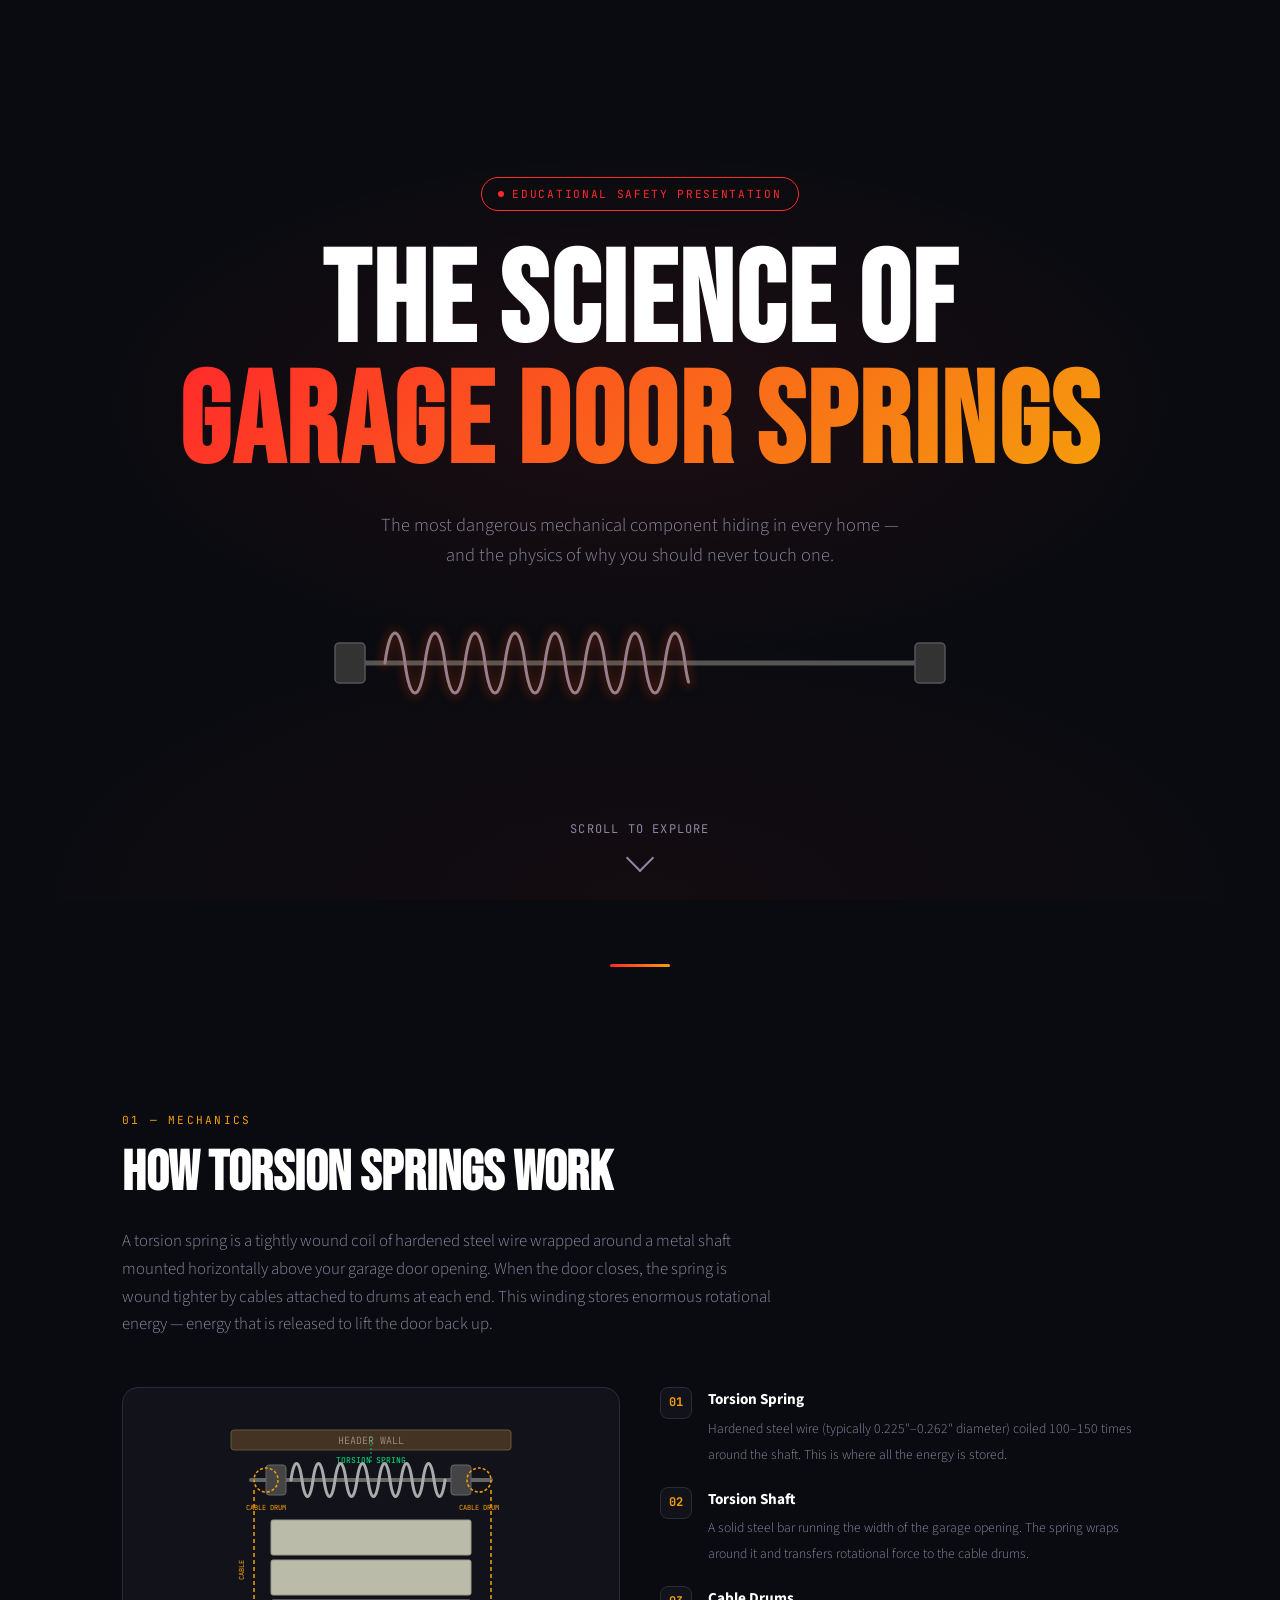
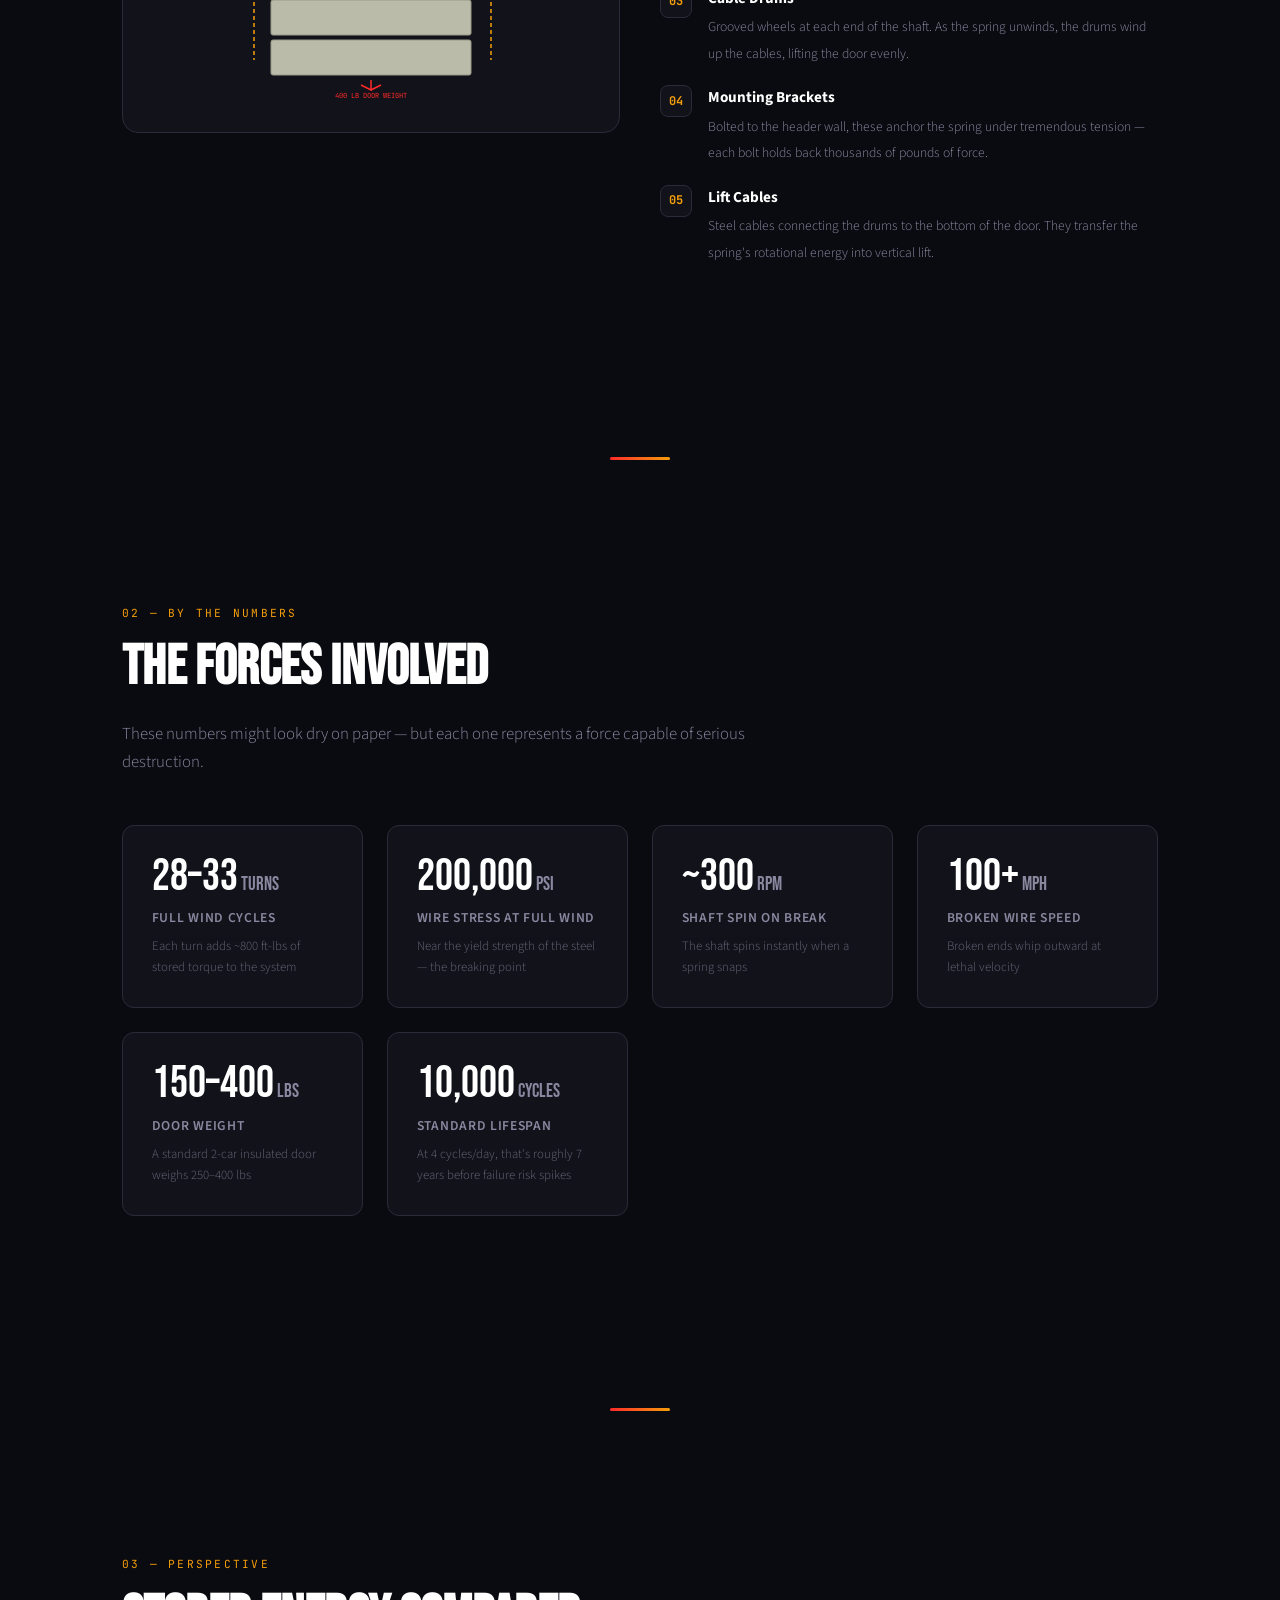
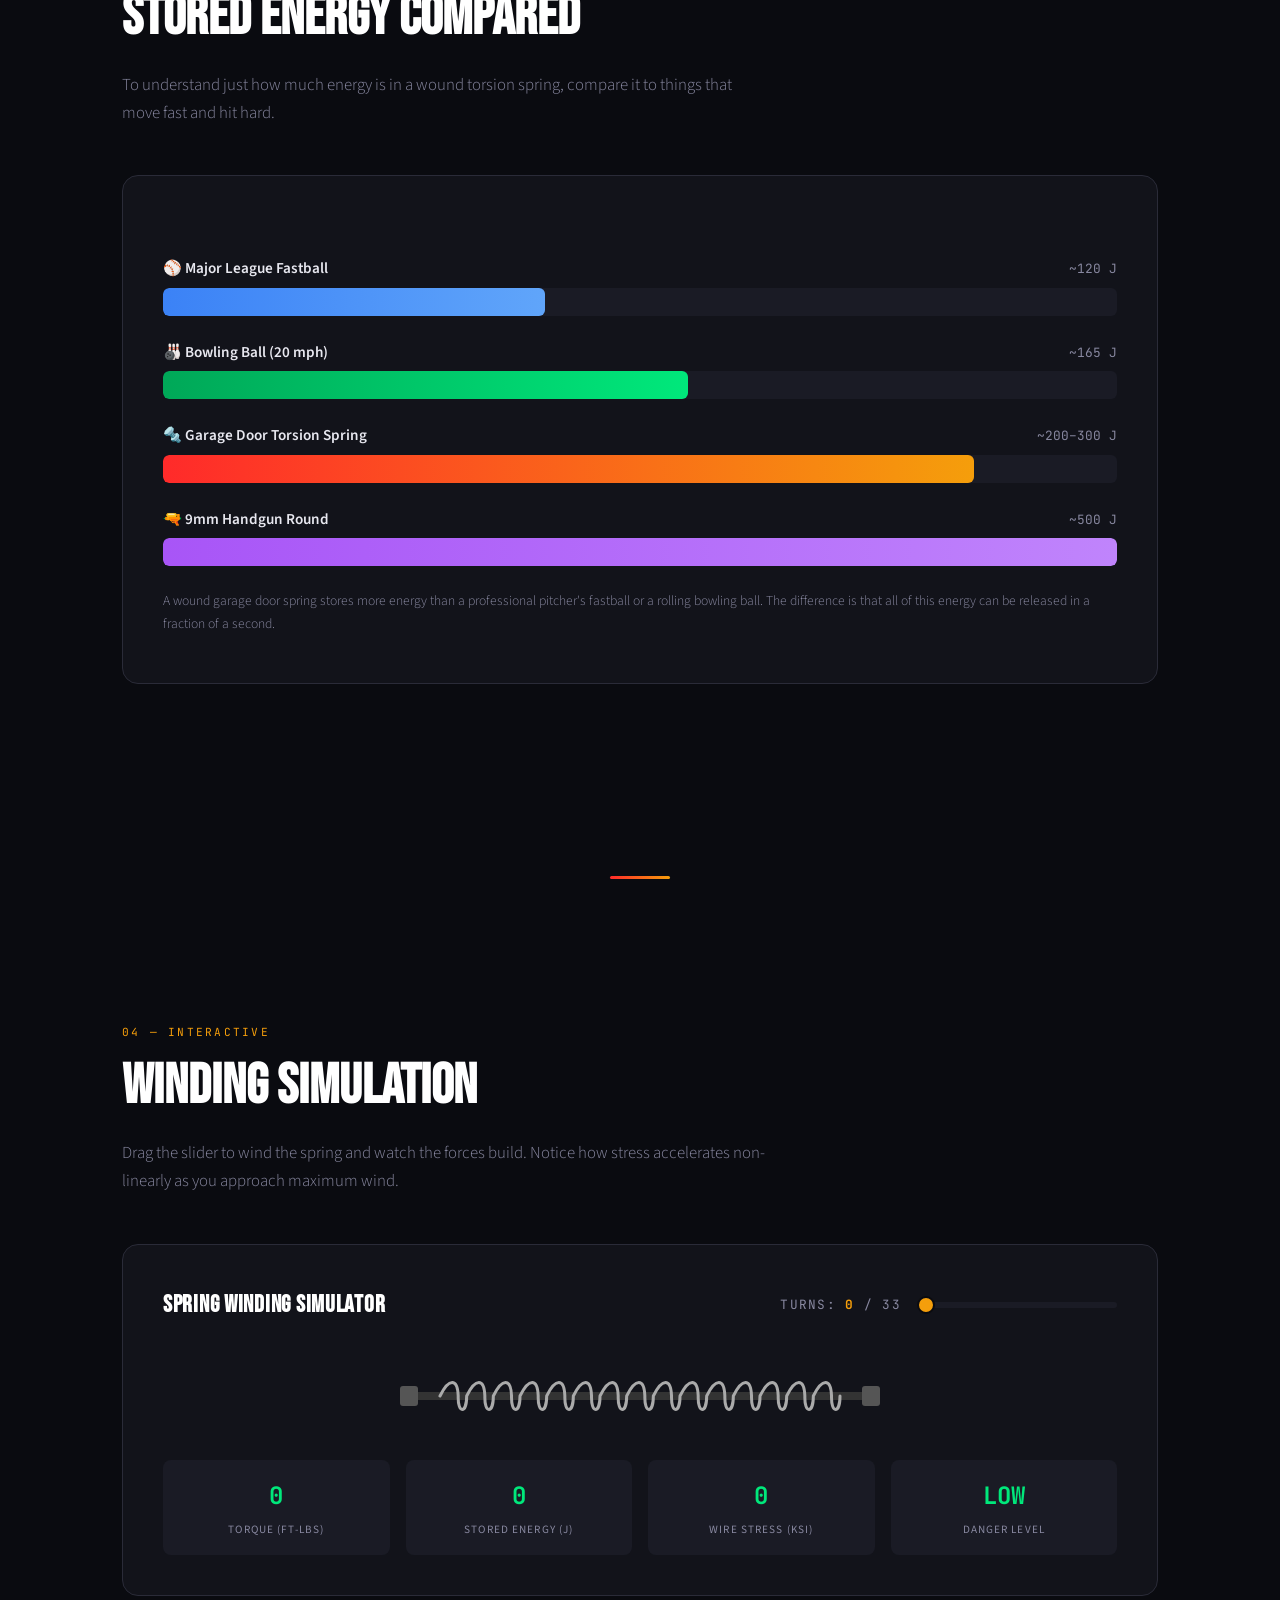
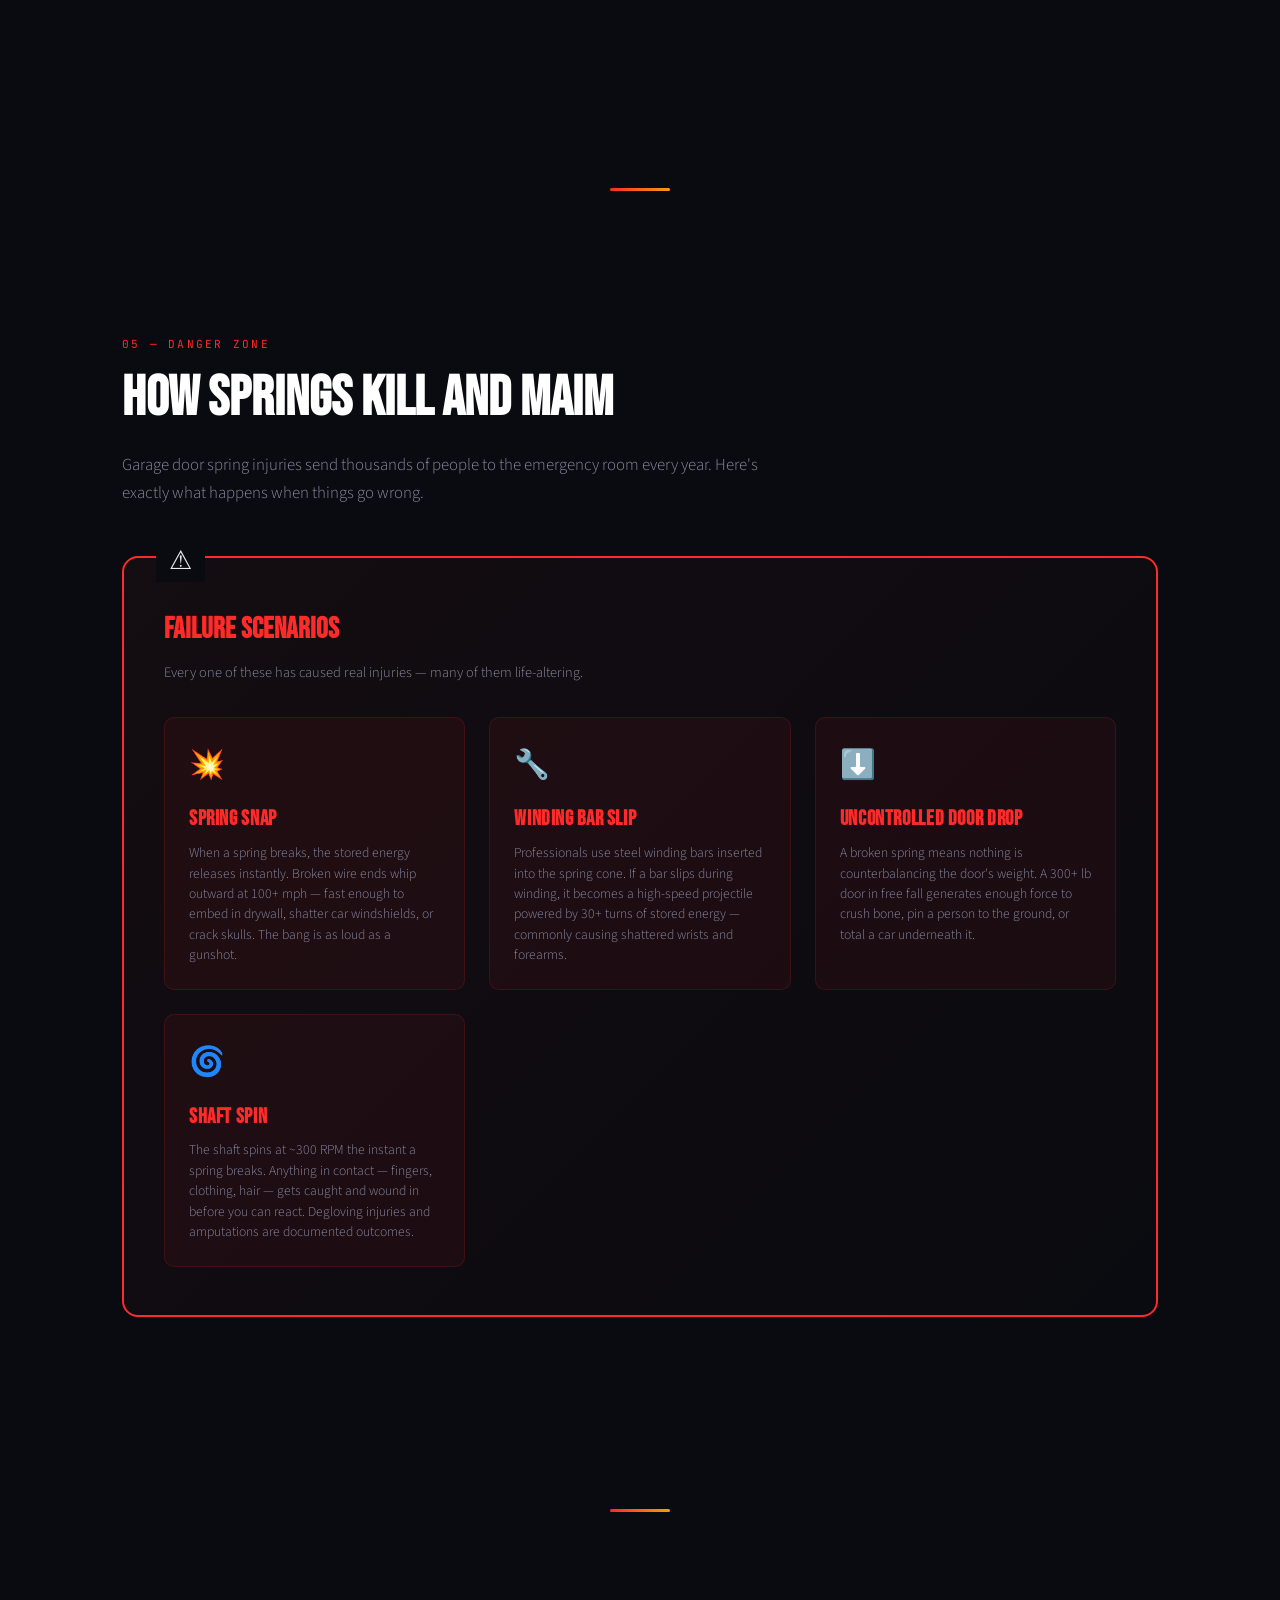
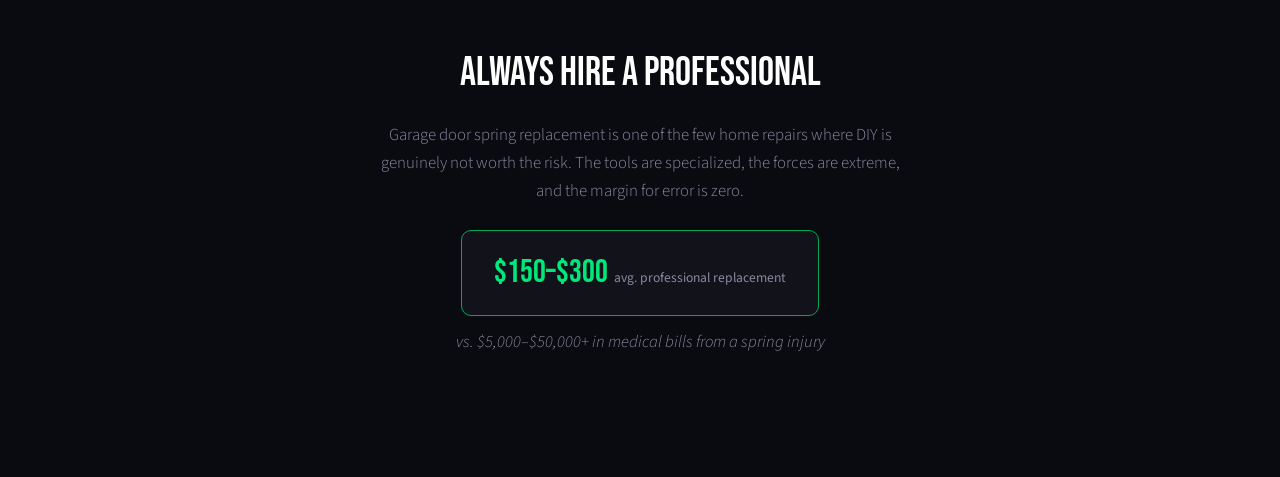
<file: viewers/science-of-garage-door-springs.html>
<!DOCTYPE html>
<html lang="en">
<head>
<meta charset="UTF-8">
<meta name="viewport" content="width=device-width, initial-scale=1.0">
<title>The Science of Garage Door Springs</title>
<link href="https://fonts.googleapis.com/css2?family=Bebas+Neue&family=Source+Sans+3:wght@300;400;600;700&family=JetBrains+Mono:wght@400;700&display=swap" rel="stylesheet">
<style>
  :root {
    --bg: #0a0b10;
    --surface: #12131a;
    --surface2: #1a1b25;
    --danger: #ff2a2a;
    --danger-glow: #ff4444;
    --energy: #00e87b;
    --energy-dim: #00a858;
    --accent: #f59e0b;
    --accent2: #3b82f6;
    --text: #e8e8f0;
    --text-dim: #8888a0;
    --text-bright: #ffffff;
    --border: #2a2b38;
  }

  * { margin: 0; padding: 0; box-sizing: border-box; }

  body {
    background: var(--bg);
    color: var(--text);
    font-family: 'Source Sans 3', sans-serif;
    overflow-x: hidden;
    line-height: 1.65;
  }

  /* === HERO === */
  .hero {
    position: relative;
    min-height: 100vh;
    display: flex;
    flex-direction: column;
    align-items: center;
    justify-content: center;
    text-align: center;
    overflow: hidden;
    padding: 2rem;
  }

  .hero::before {
    content: '';
    position: absolute;
    inset: 0;
    background:
      radial-gradient(ellipse 60% 40% at 50% 45%, rgba(255, 42, 42, 0.08) 0%, transparent 70%),
      radial-gradient(ellipse 80% 50% at 50% 100%, rgba(255, 42, 42, 0.04) 0%, transparent 60%);
    pointer-events: none;
  }

  .hero-badge {
    display: inline-flex;
    align-items: center;
    gap: 0.5rem;
    padding: 0.4rem 1rem;
    border: 1px solid var(--danger);
    border-radius: 100px;
    font-family: 'JetBrains Mono', monospace;
    font-size: 0.7rem;
    letter-spacing: 0.15em;
    text-transform: uppercase;
    color: var(--danger);
    margin-bottom: 2rem;
    animation: fadeIn 0.8s ease both;
  }

  .hero-badge .dot {
    width: 6px; height: 6px;
    background: var(--danger);
    border-radius: 50%;
    animation: pulse-dot 1.5s ease infinite;
  }

  .hero h1 {
    font-family: 'Bebas Neue', sans-serif;
    font-size: clamp(3rem, 10vw, 8rem);
    line-height: 0.95;
    letter-spacing: 0.02em;
    color: var(--text-bright);
    animation: fadeIn 1s ease 0.2s both;
  }

  .hero h1 span {
    display: block;
    background: linear-gradient(135deg, var(--danger), var(--accent));
    -webkit-background-clip: text;
    -webkit-text-fill-color: transparent;
    background-clip: text;
  }

  .hero-sub {
    font-size: 1.15rem;
    color: var(--text-dim);
    max-width: 520px;
    margin-top: 1.5rem;
    font-weight: 300;
    animation: fadeIn 1s ease 0.4s both;
  }

  .scroll-hint {
    position: absolute;
    bottom: 2rem;
    display: flex;
    flex-direction: column;
    align-items: center;
    gap: 0.5rem;
    color: var(--text-dim);
    font-size: 0.75rem;
    letter-spacing: 0.1em;
    text-transform: uppercase;
    font-family: 'JetBrains Mono', monospace;
    animation: fadeIn 1.2s ease 0.8s both;
  }

  .scroll-hint .arrow {
    width: 20px; height: 20px;
    border-right: 2px solid var(--text-dim);
    border-bottom: 2px solid var(--text-dim);
    transform: rotate(45deg);
    animation: bounce-arrow 2s ease infinite;
  }

  /* === SPRING SVG DIAGRAM === */
  .spring-diagram {
    width: 100%;
    max-width: 700px;
    margin: 2rem auto 0;
    animation: fadeIn 1s ease 0.5s both;
  }

  .spring-coil {
    stroke: var(--text-dim);
    stroke-width: 3;
    fill: none;
    stroke-linecap: round;
    animation: draw-spring 2s ease 1s both;
  }

  .spring-shaft {
    stroke: #555;
    stroke-width: 5;
    fill: none;
  }

  /* === SECTIONS === */
  section {
    padding: 5rem 2rem;
    max-width: 1100px;
    margin: 0 auto;
  }

  .section-label {
    font-family: 'JetBrains Mono', monospace;
    font-size: 0.7rem;
    letter-spacing: 0.2em;
    text-transform: uppercase;
    color: var(--accent);
    margin-bottom: 1rem;
  }

  .section-title {
    font-family: 'Bebas Neue', sans-serif;
    font-size: clamp(2rem, 5vw, 3.5rem);
    color: var(--text-bright);
    line-height: 1.05;
    margin-bottom: 1.5rem;
  }

  .section-body {
    font-size: 1.05rem;
    color: var(--text-dim);
    max-width: 650px;
    font-weight: 300;
  }

  /* === STATS GRID === */
  .stats-grid {
    display: grid;
    grid-template-columns: repeat(auto-fit, minmax(220px, 1fr));
    gap: 1.5rem;
    margin: 3rem 0;
  }

  .stat-card {
    background: var(--surface);
    border: 1px solid var(--border);
    border-radius: 12px;
    padding: 1.8rem;
    position: relative;
    overflow: hidden;
    transition: transform 0.3s ease, border-color 0.3s ease;
  }

  .stat-card:hover {
    transform: translateY(-4px);
    border-color: var(--accent);
  }

  .stat-card::before {
    content: '';
    position: absolute;
    top: 0; left: 0; right: 0;
    height: 3px;
    background: linear-gradient(90deg, var(--accent), var(--energy));
    opacity: 0;
    transition: opacity 0.3s ease;
  }

  .stat-card:hover::before { opacity: 1; }

  .stat-value {
    font-family: 'Bebas Neue', sans-serif;
    font-size: 2.8rem;
    line-height: 1;
    color: var(--text-bright);
  }

  .stat-value .unit {
    font-size: 1.2rem;
    color: var(--text-dim);
    margin-left: 0.2rem;
  }

  .stat-label {
    font-size: 0.85rem;
    color: var(--text-dim);
    margin-top: 0.5rem;
    font-weight: 600;
    text-transform: uppercase;
    letter-spacing: 0.05em;
  }

  .stat-desc {
    font-size: 0.8rem;
    color: var(--text-dim);
    margin-top: 0.4rem;
    font-weight: 300;
    opacity: 0.7;
  }

  /* === ENERGY COMPARISON === */
  .energy-section {
    background: var(--surface);
    border: 1px solid var(--border);
    border-radius: 16px;
    padding: 3rem 2.5rem;
    margin: 3rem 0;
  }

  .energy-bar-group {
    margin-top: 2rem;
  }

  .energy-bar-row {
    margin-bottom: 1.5rem;
  }

  .energy-bar-label {
    display: flex;
    justify-content: space-between;
    align-items: baseline;
    margin-bottom: 0.4rem;
  }

  .energy-bar-label .name {
    font-weight: 600;
    font-size: 0.95rem;
    color: var(--text);
  }

  .energy-bar-label .val {
    font-family: 'JetBrains Mono', monospace;
    font-size: 0.8rem;
    color: var(--text-dim);
  }

  .energy-bar-track {
    height: 28px;
    background: var(--surface2);
    border-radius: 6px;
    overflow: hidden;
    position: relative;
  }

  .energy-bar-fill {
    height: 100%;
    border-radius: 6px;
    transition: width 1.5s cubic-bezier(0.22, 1, 0.36, 1);
    width: 0%;
  }

  .energy-bar-fill.animate { /* set via JS */ }

  .bar-spring { background: linear-gradient(90deg, var(--danger), var(--accent)); }
  .bar-baseball { background: linear-gradient(90deg, var(--accent2), #60a5fa); }
  .bar-bullet { background: linear-gradient(90deg, #a855f7, #c084fc); }
  .bar-bowling { background: linear-gradient(90deg, var(--energy-dim), var(--energy)); }

  /* === ANATOMY DIAGRAM === */
  .anatomy {
    display: grid;
    grid-template-columns: 1fr 1fr;
    gap: 2.5rem;
    align-items: start;
    margin: 3rem 0;
  }

  @media (max-width: 768px) {
    .anatomy { grid-template-columns: 1fr; }
  }

  .anatomy-visual {
    background: var(--surface);
    border: 1px solid var(--border);
    border-radius: 16px;
    padding: 2rem;
    display: flex;
    align-items: center;
    justify-content: center;
  }

  .anatomy-list {
    list-style: none;
    display: flex;
    flex-direction: column;
    gap: 1.2rem;
  }

  .anatomy-list li {
    display: flex;
    gap: 1rem;
    align-items: flex-start;
  }

  .anatomy-num {
    flex-shrink: 0;
    width: 32px; height: 32px;
    display: flex;
    align-items: center;
    justify-content: center;
    border-radius: 8px;
    background: var(--surface);
    border: 1px solid var(--border);
    font-family: 'JetBrains Mono', monospace;
    font-size: 0.75rem;
    font-weight: 700;
    color: var(--accent);
  }

  .anatomy-text strong {
    display: block;
    color: var(--text-bright);
    font-size: 0.95rem;
    margin-bottom: 0.15rem;
  }

  .anatomy-text span {
    font-size: 0.85rem;
    color: var(--text-dim);
    font-weight: 300;
  }

  /* === DANGER ZONE === */
  .danger-zone {
    border: 2px solid var(--danger);
    border-radius: 16px;
    padding: 3rem 2.5rem;
    margin: 3rem 0;
    position: relative;
    background: linear-gradient(135deg, rgba(255, 42, 42, 0.04), transparent);
  }

  .danger-zone::before {
    content: '⚠';
    position: absolute;
    top: -18px; left: 2rem;
    background: var(--bg);
    padding: 0 0.8rem;
    font-size: 1.6rem;
  }

  .danger-grid {
    display: grid;
    grid-template-columns: repeat(auto-fit, minmax(240px, 1fr));
    gap: 1.5rem;
    margin-top: 2rem;
  }

  .danger-card {
    background: rgba(255, 42, 42, 0.06);
    border: 1px solid rgba(255, 42, 42, 0.15);
    border-radius: 10px;
    padding: 1.5rem;
    transition: border-color 0.3s ease;
  }

  .danger-card:hover {
    border-color: var(--danger);
  }

  .danger-card .icon {
    font-size: 1.8rem;
    margin-bottom: 0.8rem;
  }

  .danger-card h4 {
    font-family: 'Bebas Neue', sans-serif;
    font-size: 1.3rem;
    color: var(--danger);
    margin-bottom: 0.4rem;
    letter-spacing: 0.03em;
  }

  .danger-card p {
    font-size: 0.85rem;
    color: var(--text-dim);
    font-weight: 300;
    line-height: 1.5;
  }

  /* === FORCE SIMULATION === */
  .sim-container {
    background: var(--surface);
    border: 1px solid var(--border);
    border-radius: 16px;
    padding: 2.5rem;
    margin: 3rem 0;
  }

  .sim-header {
    display: flex;
    justify-content: space-between;
    align-items: center;
    flex-wrap: wrap;
    gap: 1rem;
    margin-bottom: 2rem;
  }

  .sim-controls {
    display: flex;
    align-items: center;
    gap: 1rem;
  }

  .sim-controls label {
    font-size: 0.8rem;
    color: var(--text-dim);
    font-family: 'JetBrains Mono', monospace;
    text-transform: uppercase;
    letter-spacing: 0.1em;
  }

  .sim-slider {
    -webkit-appearance: none;
    appearance: none;
    width: 200px;
    height: 6px;
    border-radius: 3px;
    background: var(--surface2);
    outline: none;
  }

  .sim-slider::-webkit-slider-thumb {
    -webkit-appearance: none;
    width: 18px; height: 18px;
    border-radius: 50%;
    background: var(--accent);
    cursor: pointer;
    border: 2px solid var(--bg);
  }

  .sim-readout {
    display: grid;
    grid-template-columns: repeat(auto-fit, minmax(160px, 1fr));
    gap: 1rem;
    margin-top: 1.5rem;
  }

  .readout-item {
    background: var(--surface2);
    border-radius: 8px;
    padding: 1rem;
    text-align: center;
  }

  .readout-value {
    font-family: 'JetBrains Mono', monospace;
    font-size: 1.5rem;
    font-weight: 700;
    color: var(--energy);
    transition: color 0.3s ease;
  }

  .readout-label {
    font-size: 0.7rem;
    color: var(--text-dim);
    text-transform: uppercase;
    letter-spacing: 0.1em;
    margin-top: 0.3rem;
  }

  /* Spring visual in sim */
  .sim-spring-visual {
    height: 80px;
    display: flex;
    align-items: center;
    justify-content: center;
    position: relative;
    margin: 1rem 0;
  }

  .sim-spring-svg {
    width: 100%;
    max-width: 500px;
    height: 80px;
  }

  /* === FOOTER === */
  .footer-cta {
    text-align: center;
    padding: 4rem 2rem 6rem;
    max-width: 600px;
    margin: 0 auto;
  }

  .footer-cta .cta-title {
    font-family: 'Bebas Neue', sans-serif;
    font-size: 2.5rem;
    color: var(--text-bright);
    margin-bottom: 1rem;
  }

  .footer-cta p {
    color: var(--text-dim);
    font-weight: 300;
    font-size: 1.05rem;
    margin-bottom: 1.5rem;
  }

  .cta-price {
    display: inline-flex;
    align-items: baseline;
    gap: 0.4rem;
    background: var(--surface);
    border: 1px solid var(--energy-dim);
    border-radius: 10px;
    padding: 1rem 2rem;
  }

  .cta-price .amount {
    font-family: 'Bebas Neue', sans-serif;
    font-size: 2rem;
    color: var(--energy);
  }

  .cta-price .label {
    font-size: 0.85rem;
    color: var(--text-dim);
  }

  .vs-text {
    font-size: 0.85rem;
    color: var(--text-dim);
    margin-top: 0.8rem;
    font-style: italic;
  }

  /* === ANIMATIONS === */
  @keyframes fadeIn {
    from { opacity: 0; transform: translateY(20px); }
    to { opacity: 1; transform: translateY(0); }
  }

  @keyframes pulse-dot {
    0%, 100% { opacity: 1; transform: scale(1); }
    50% { opacity: 0.4; transform: scale(0.7); }
  }

  @keyframes bounce-arrow {
    0%, 100% { transform: rotate(45deg) translateY(0); }
    50% { transform: rotate(45deg) translateY(6px); }
  }

  @keyframes draw-spring {
    from { stroke-dashoffset: 1000; }
    to { stroke-dashoffset: 0; }
  }

  .fade-up {
    opacity: 0;
    transform: translateY(30px);
    transition: opacity 0.7s ease, transform 0.7s ease;
  }

  .fade-up.visible {
    opacity: 1;
    transform: translateY(0);
  }

  /* Divider */
  .divider {
    width: 60px;
    height: 3px;
    background: linear-gradient(90deg, var(--danger), var(--accent));
    border-radius: 2px;
    margin: 4rem auto;
  }
</style>
</head>
<body>

<!-- ====== HERO ====== -->
<div class="hero">
  <div class="hero-badge"><span class="dot"></span> Educational Safety Presentation</div>
  <h1>THE SCIENCE OF<span>GARAGE DOOR SPRINGS</span></h1>
  <p class="hero-sub">The most dangerous mechanical component hiding in every home — and the physics of why you should never touch one.</p>

  <svg class="spring-diagram" viewBox="0 0 700 120" xmlns="http://www.w3.org/2000/svg">
    <!-- Shaft -->
    <line class="spring-shaft" x1="50" y1="60" x2="650" y2="60"/>
    <!-- Brackets -->
    <rect x="45" y="40" width="30" height="40" rx="4" fill="#333" stroke="#555" stroke-width="1.5"/>
    <rect x="625" y="40" width="30" height="40" rx="4" fill="#333" stroke="#555" stroke-width="1.5"/>
    <!-- Coil path -->
    <path class="spring-coil" style="stroke-dasharray: 1000;"
      d="M95,60 C100,20 110,20 115,60 C120,100 130,100 135,60 C140,20 150,20 155,60 C160,100 170,100 175,60 C180,20 190,20 195,60 C200,100 210,100 215,60 C220,20 230,20 235,60 C240,100 250,100 255,60 C260,20 270,20 275,60 C280,100 290,100 295,60 C300,20 310,20 315,60 C320,100 330,100 335,60 C340,20 350,20 355,60 C360,100 370,100 375,60 C380,20 390,20 395,60 C400,100 410,100 415,60 C420,20 430,20 435,60 C440,100 450,100 455,60 C460,20 470,20 475,60 C480,100 490,100 495,60 C500,20 510,20 515,60 C520,100 530,100 535,60 C540,20 550,20 555,60 C560,100 570,100 575,60 C580,20 590,20 595,60 C600,100 610,100 615,60"/>
    <!-- Glow -->
    <path class="spring-coil" style="stroke-dasharray: 1000; stroke: rgba(255,68,0,0.15); stroke-width: 12; filter: blur(4px);"
      d="M95,60 C100,20 110,20 115,60 C120,100 130,100 135,60 C140,20 150,20 155,60 C160,100 170,100 175,60 C180,20 190,20 195,60 C200,100 210,100 215,60 C220,20 230,20 235,60 C240,100 250,100 255,60 C260,20 270,20 275,60 C280,100 290,100 295,60 C300,20 310,20 315,60 C320,100 330,100 335,60 C340,20 350,20 355,60 C360,100 370,100 375,60 C380,20 390,20 395,60 C400,100 410,100 415,60 C420,20 430,20 435,60 C440,100 450,100 455,60 C460,20 470,20 475,60 C480,100 490,100 495,60 C500,20 510,20 515,60 C520,100 530,100 535,60 C540,20 550,20 555,60 C560,100 570,100 575,60 C580,20 590,20 595,60 C600,100 610,100 615,60"/>
  </svg>

  <div class="scroll-hint">
    Scroll to explore
    <div class="arrow"></div>
  </div>
</div>

<div class="divider"></div>

<!-- ====== HOW IT WORKS ====== -->
<section>
  <div class="fade-up">
    <div class="section-label">01 — Mechanics</div>
    <h2 class="section-title">How Torsion Springs Work</h2>
    <p class="section-body">
      A torsion spring is a tightly wound coil of hardened steel wire wrapped around a metal shaft mounted horizontally above your garage door opening. When the door closes, the spring is wound tighter by cables attached to drums at each end. This winding stores enormous rotational energy — energy that is released to lift the door back up.
    </p>
  </div>

  <div class="anatomy fade-up">
    <div class="anatomy-visual">
      <svg viewBox="0 0 320 280" width="320" height="280" xmlns="http://www.w3.org/2000/svg">
        <!-- Wall / header -->
        <rect x="20" y="10" width="280" height="20" rx="3" fill="#443322" stroke="#665544" stroke-width="1"/>
        <text x="160" y="24" text-anchor="middle" fill="#998877" font-size="10" font-family="JetBrains Mono, monospace">HEADER WALL</text>

        <!-- Shaft -->
        <line x1="40" y1="60" x2="280" y2="60" stroke="#666" stroke-width="4" stroke-linecap="round"/>

        <!-- Spring coils -->
        <path d="M80,60 C83,38 88,38 91,60 C94,82 99,82 102,60 C105,38 110,38 113,60 C116,82 121,82 124,60 C127,38 132,38 135,60 C138,82 143,82 146,60 C149,38 154,38 157,60 C160,82 165,82 168,60 C171,38 176,38 179,60 C182,82 187,82 190,60 C193,38 198,38 201,60 C204,82 209,82 212,60 C215,38 220,38 223,60 C226,82 231,82 234,60" fill="none" stroke="#aaa" stroke-width="3" stroke-linecap="round"/>

        <!-- Brackets -->
        <rect x="55" y="45" width="20" height="30" rx="3" fill="#444" stroke="#666" stroke-width="1"/>
        <rect x="240" y="45" width="20" height="30" rx="3" fill="#444" stroke="#666" stroke-width="1"/>

        <!-- Cable drums -->
        <circle cx="55" cy="60" r="12" fill="none" stroke="#f59e0b" stroke-width="1.5" stroke-dasharray="3 2"/>
        <circle cx="268" cy="60" r="12" fill="none" stroke="#f59e0b" stroke-width="1.5" stroke-dasharray="3 2"/>

        <!-- Cables going down -->
        <line x1="43" y1="70" x2="43" y2="240" stroke="#f59e0b" stroke-width="1.5" stroke-dasharray="4 3"/>
        <line x1="280" y1="70" x2="280" y2="240" stroke="#f59e0b" stroke-width="1.5" stroke-dasharray="4 3"/>

        <!-- Door panels -->
        <rect x="60" y="100" width="200" height="35" rx="2" fill="#bba" stroke="#998" stroke-width="1"/>
        <rect x="60" y="140" width="200" height="35" rx="2" fill="#bba" stroke="#998" stroke-width="1"/>
        <rect x="60" y="180" width="200" height="35" rx="2" fill="#bba" stroke="#998" stroke-width="1"/>
        <rect x="60" y="220" width="200" height="35" rx="2" fill="#bba" stroke="#998" stroke-width="1"/>

        <!-- Labels with leader lines -->
        <line x1="160" y1="42" x2="160" y2="15" stroke="#00e87b" stroke-width="0.8" stroke-dasharray="2 2"/>
        <text x="160" y="43" text-anchor="middle" fill="#00e87b" font-size="8" font-family="JetBrains Mono, monospace">TORSION SPRING</text>

        <text x="55" y="90" text-anchor="middle" fill="#f59e0b" font-size="7" font-family="JetBrains Mono, monospace">CABLE DRUM</text>
        <text x="268" y="90" text-anchor="middle" fill="#f59e0b" font-size="7" font-family="JetBrains Mono, monospace">CABLE DRUM</text>

        <text x="30" y="160" fill="#f59e0b" font-size="7" font-family="JetBrains Mono, monospace" writing-mode="vertical-rl" text-orientation="mixed" transform="rotate(180,30,160)">CABLE</text>

        <!-- Force arrow -->
        <path d="M160,260 L160,270 L150,265 M160,270 L170,265" stroke="#ff2a2a" stroke-width="1.5" fill="none"/>
        <text x="160" y="278" text-anchor="middle" fill="#ff2a2a" font-size="7" font-family="JetBrains Mono, monospace">400 LB DOOR WEIGHT</text>
      </svg>
    </div>

    <ul class="anatomy-list">
      <li>
        <div class="anatomy-num">01</div>
        <div class="anatomy-text">
          <strong>Torsion Spring</strong>
          <span>Hardened steel wire (typically 0.225"–0.262" diameter) coiled 100–150 times around the shaft. This is where all the energy is stored.</span>
        </div>
      </li>
      <li>
        <div class="anatomy-num">02</div>
        <div class="anatomy-text">
          <strong>Torsion Shaft</strong>
          <span>A solid steel bar running the width of the garage opening. The spring wraps around it and transfers rotational force to the cable drums.</span>
        </div>
      </li>
      <li>
        <div class="anatomy-num">03</div>
        <div class="anatomy-text">
          <strong>Cable Drums</strong>
          <span>Grooved wheels at each end of the shaft. As the spring unwinds, the drums wind up the cables, lifting the door evenly.</span>
        </div>
      </li>
      <li>
        <div class="anatomy-num">04</div>
        <div class="anatomy-text">
          <strong>Mounting Brackets</strong>
          <span>Bolted to the header wall, these anchor the spring under tremendous tension — each bolt holds back thousands of pounds of force.</span>
        </div>
      </li>
      <li>
        <div class="anatomy-num">05</div>
        <div class="anatomy-text">
          <strong>Lift Cables</strong>
          <span>Steel cables connecting the drums to the bottom of the door. They transfer the spring's rotational energy into vertical lift.</span>
        </div>
      </li>
    </ul>
  </div>
</section>

<div class="divider"></div>

<!-- ====== NUMBERS ====== -->
<section>
  <div class="fade-up">
    <div class="section-label">02 — By the Numbers</div>
    <h2 class="section-title">The Forces Involved</h2>
    <p class="section-body">These numbers might look dry on paper — but each one represents a force capable of serious destruction.</p>
  </div>

  <div class="stats-grid fade-up">
    <div class="stat-card">
      <div class="stat-value">28–33<span class="unit">turns</span></div>
      <div class="stat-label">Full Wind Cycles</div>
      <div class="stat-desc">Each turn adds ~800 ft-lbs of stored torque to the system</div>
    </div>
    <div class="stat-card">
      <div class="stat-value">200,000<span class="unit">PSI</span></div>
      <div class="stat-label">Wire Stress at Full Wind</div>
      <div class="stat-desc">Near the yield strength of the steel — the breaking point</div>
    </div>
    <div class="stat-card">
      <div class="stat-value">~300<span class="unit">RPM</span></div>
      <div class="stat-label">Shaft Spin on Break</div>
      <div class="stat-desc">The shaft spins instantly when a spring snaps</div>
    </div>
    <div class="stat-card">
      <div class="stat-value">100+<span class="unit">mph</span></div>
      <div class="stat-label">Broken Wire Speed</div>
      <div class="stat-desc">Broken ends whip outward at lethal velocity</div>
    </div>
    <div class="stat-card">
      <div class="stat-value">150–400<span class="unit">lbs</span></div>
      <div class="stat-label">Door Weight</div>
      <div class="stat-desc">A standard 2-car insulated door weighs 250–400 lbs</div>
    </div>
    <div class="stat-card">
      <div class="stat-value">10,000<span class="unit">cycles</span></div>
      <div class="stat-label">Standard Lifespan</div>
      <div class="stat-desc">At 4 cycles/day, that's roughly 7 years before failure risk spikes</div>
    </div>
  </div>
</section>

<div class="divider"></div>

<!-- ====== ENERGY COMPARISON ====== -->
<section>
  <div class="fade-up">
    <div class="section-label">03 — Perspective</div>
    <h2 class="section-title">Stored Energy Compared</h2>
    <p class="section-body">To understand just how much energy is in a wound torsion spring, compare it to things that move fast and hit hard.</p>
  </div>

  <div class="energy-section fade-up">
    <div class="energy-bar-group">
      <div class="energy-bar-row">
        <div class="energy-bar-label">
          <span class="name">⚾ Major League Fastball</span>
          <span class="val">~120 J</span>
        </div>
        <div class="energy-bar-track">
          <div class="energy-bar-fill bar-baseball" data-width="40"></div>
        </div>
      </div>
      <div class="energy-bar-row">
        <div class="energy-bar-label">
          <span class="name">🎳 Bowling Ball (20 mph)</span>
          <span class="val">~165 J</span>
        </div>
        <div class="energy-bar-track">
          <div class="energy-bar-fill bar-bowling" data-width="55"></div>
        </div>
      </div>
      <div class="energy-bar-row">
        <div class="energy-bar-label">
          <span class="name">🔩 Garage Door Torsion Spring</span>
          <span class="val">~200–300 J</span>
        </div>
        <div class="energy-bar-track">
          <div class="energy-bar-fill bar-spring" data-width="85"></div>
        </div>
      </div>
      <div class="energy-bar-row">
        <div class="energy-bar-label">
          <span class="name">🔫 9mm Handgun Round</span>
          <span class="val">~500 J</span>
        </div>
        <div class="energy-bar-track">
          <div class="energy-bar-fill bar-bullet" data-width="100"></div>
        </div>
      </div>
    </div>
    <p style="margin-top: 1.5rem; font-size: 0.85rem; color: var(--text-dim); font-weight: 300;">
      A wound garage door spring stores more energy than a professional pitcher's fastball or a rolling bowling ball. The difference is that all of this energy can be released in a fraction of a second.
    </p>
  </div>
</section>

<div class="divider"></div>

<!-- ====== INTERACTIVE WINDING SIM ====== -->
<section>
  <div class="fade-up">
    <div class="section-label">04 — Interactive</div>
    <h2 class="section-title">Winding Simulation</h2>
    <p class="section-body">Drag the slider to wind the spring and watch the forces build. Notice how stress accelerates non-linearly as you approach maximum wind.</p>
  </div>

  <div class="sim-container fade-up">
    <div class="sim-header">
      <h3 style="font-family: 'Bebas Neue', sans-serif; font-size: 1.5rem; color: var(--text-bright); letter-spacing: 0.03em;">Spring Winding Simulator</h3>
      <div class="sim-controls">
        <label>Turns: <strong id="turnDisplay" style="color: var(--accent);">0</strong> / 33</label>
        <input type="range" class="sim-slider" id="windSlider" min="0" max="33" value="0" step="1">
      </div>
    </div>

    <div class="sim-spring-visual">
      <svg class="sim-spring-svg" id="simSpringSvg" viewBox="0 0 500 80" xmlns="http://www.w3.org/2000/svg">
        <rect x="10" y="36" width="480" height="8" rx="4" fill="#333"/>
        <rect x="10" y="30" width="18" height="20" rx="3" fill="#555"/>
        <rect x="472" y="30" width="18" height="20" rx="3" fill="#555"/>
        <path id="simCoilPath" fill="none" stroke="#aaa" stroke-width="3" stroke-linecap="round"/>
        <circle id="simGlow" cx="250" cy="40" r="30" fill="none" stroke="rgba(0,232,123,0)" stroke-width="2"/>
      </svg>
    </div>

    <div class="sim-readout">
      <div class="readout-item">
        <div class="readout-value" id="readTorque">0</div>
        <div class="readout-label">Torque (ft-lbs)</div>
      </div>
      <div class="readout-item">
        <div class="readout-value" id="readEnergy">0</div>
        <div class="readout-label">Stored Energy (J)</div>
      </div>
      <div class="readout-item">
        <div class="readout-value" id="readPSI">0</div>
        <div class="readout-label">Wire Stress (ksi)</div>
      </div>
      <div class="readout-item">
        <div class="readout-value" id="readDanger" style="color: var(--energy);">LOW</div>
        <div class="readout-label">Danger Level</div>
      </div>
    </div>
  </div>
</section>

<div class="divider"></div>

<!-- ====== DANGER ZONE ====== -->
<section>
  <div class="fade-up">
    <div class="section-label" style="color: var(--danger);">05 — Danger Zone</div>
    <h2 class="section-title">How Springs Kill and Maim</h2>
    <p class="section-body">Garage door spring injuries send thousands of people to the emergency room every year. Here's exactly what happens when things go wrong.</p>
  </div>

  <div class="danger-zone fade-up">
    <h3 style="font-family: 'Bebas Neue', sans-serif; font-size: 1.8rem; color: var(--danger); margin-bottom: 0.5rem;">Failure Scenarios</h3>
    <p style="color: var(--text-dim); font-size: 0.9rem; font-weight: 300;">Every one of these has caused real injuries — many of them life-altering.</p>

    <div class="danger-grid">
      <div class="danger-card">
        <div class="icon">💥</div>
        <h4>Spring Snap</h4>
        <p>When a spring breaks, the stored energy releases instantly. Broken wire ends whip outward at 100+ mph — fast enough to embed in drywall, shatter car windshields, or crack skulls. The bang is as loud as a gunshot.</p>
      </div>
      <div class="danger-card">
        <div class="icon">🔧</div>
        <h4>Winding Bar Slip</h4>
        <p>Professionals use steel winding bars inserted into the spring cone. If a bar slips during winding, it becomes a high-speed projectile powered by 30+ turns of stored energy — commonly causing shattered wrists and forearms.</p>
      </div>
      <div class="danger-card">
        <div class="icon">⬇️</div>
        <h4>Uncontrolled Door Drop</h4>
        <p>A broken spring means nothing is counterbalancing the door's weight. A 300+ lb door in free fall generates enough force to crush bone, pin a person to the ground, or total a car underneath it.</p>
      </div>
      <div class="danger-card">
        <div class="icon">🌀</div>
        <h4>Shaft Spin</h4>
        <p>The shaft spins at ~300 RPM the instant a spring breaks. Anything in contact — fingers, clothing, hair — gets caught and wound in before you can react. Degloving injuries and amputations are documented outcomes.</p>
      </div>
    </div>
  </div>
</section>

<div class="divider"></div>

<!-- ====== CTA ====== -->
<div class="footer-cta fade-up">
  <div class="cta-title">Always Hire a Professional</div>
  <p>Garage door spring replacement is one of the few home repairs where DIY is genuinely not worth the risk. The tools are specialized, the forces are extreme, and the margin for error is zero.</p>
  <div class="cta-price">
    <span class="amount">$150–$300</span>
    <span class="label">avg. professional replacement</span>
  </div>
  <p class="vs-text">vs. $5,000–$50,000+ in medical bills from a spring injury</p>
</div>

<script>
  // === Scroll reveal ===
  const observer = new IntersectionObserver((entries) => {
    entries.forEach(e => {
      if (e.isIntersecting) {
        e.target.classList.add('visible');

        // Animate energy bars inside this element
        e.target.querySelectorAll('.energy-bar-fill').forEach(bar => {
          const w = bar.getAttribute('data-width');
          setTimeout(() => { bar.style.width = w + '%'; }, 200);
        });
      }
    });
  }, { threshold: 0.15 });

  document.querySelectorAll('.fade-up').forEach(el => observer.observe(el));

  // === Winding Simulator ===
  const slider = document.getElementById('windSlider');
  const turnDisplay = document.getElementById('turnDisplay');
  const readTorque = document.getElementById('readTorque');
  const readEnergy = document.getElementById('readEnergy');
  const readPSI = document.getElementById('readPSI');
  const readDanger = document.getElementById('readDanger');
  const simCoilPath = document.getElementById('simCoilPath');
  const simGlow = document.getElementById('simGlow');

  function updateSim() {
    const turns = parseInt(slider.value);
    const t = turns / 33;

    turnDisplay.textContent = turns;

    // Non-linear force buildup
    const torque = Math.round(turns * 800 * (1 + t * 0.4));
    const energy = Math.round(t * t * 300);
    const psi = Math.round(t * 210);

    readTorque.textContent = torque.toLocaleString();
    readEnergy.textContent = energy;
    readPSI.textContent = psi;

    // Danger level
    let danger, dangerColor;
    if (t < 0.25) { danger = 'LOW'; dangerColor = 'var(--energy)'; }
    else if (t < 0.5) { danger = 'MODERATE'; dangerColor = 'var(--accent)'; }
    else if (t < 0.75) { danger = 'HIGH'; dangerColor = '#ff8800'; }
    else if (t < 0.95) { danger = 'EXTREME'; dangerColor = 'var(--danger)'; }
    else { danger = '☠ CRITICAL'; dangerColor = '#ff0040'; }
    readDanger.textContent = danger;
    readDanger.style.color = dangerColor;
    readTorque.style.color = dangerColor;
    readEnergy.style.color = dangerColor;
    readPSI.style.color = dangerColor;

    // Update spring coil visualization — tighter coils as turns increase
    const coilCount = 15;
    const amplitude = 18 - t * 10;
    const startX = 50;
    const endX = 450;
    const span = endX - startX;
    const compression = 1 - t * 0.35;
    const actualSpan = span * compression;
    const offsetX = startX + (span - actualSpan) / 2;

    let d = `M${offsetX},40`;
    for (let i = 0; i < coilCount; i++) {
      const x1 = offsetX + (i + 0.33) / coilCount * actualSpan;
      const x2 = offsetX + (i + 0.66) / coilCount * actualSpan;
      const x3 = offsetX + (i + 1) / coilCount * actualSpan;
      const y1 = 40 - amplitude;
      const y2 = 40 + amplitude;
      d += ` C${x1},${y1} ${x2},${y1} ${(x1 + x2) / 2 + 5},40`;
      d += ` C${x2},${y2} ${x3},${y2} ${x3},40`;
    }
    simCoilPath.setAttribute('d', d);

    // Coil color
    const r = Math.round(170 + t * 85);
    const g = Math.round(170 - t * 170);
    const b = Math.round(170 - t * 170);
    simCoilPath.setAttribute('stroke', `rgb(${r},${g},${b})`);
    simCoilPath.setAttribute('stroke-width', 3 + t * 2);

    // Glow
    const glowOpacity = t * 0.5;
    const glowR = 30 + t * 20;
    simGlow.setAttribute('r', glowR);
    simGlow.setAttribute('stroke', `rgba(${r},${g},${b},${glowOpacity})`);
    simGlow.setAttribute('stroke-width', t * 8);
  }

  slider.addEventListener('input', updateSim);
  updateSim();
</script>

</body>
</html>
</file>
